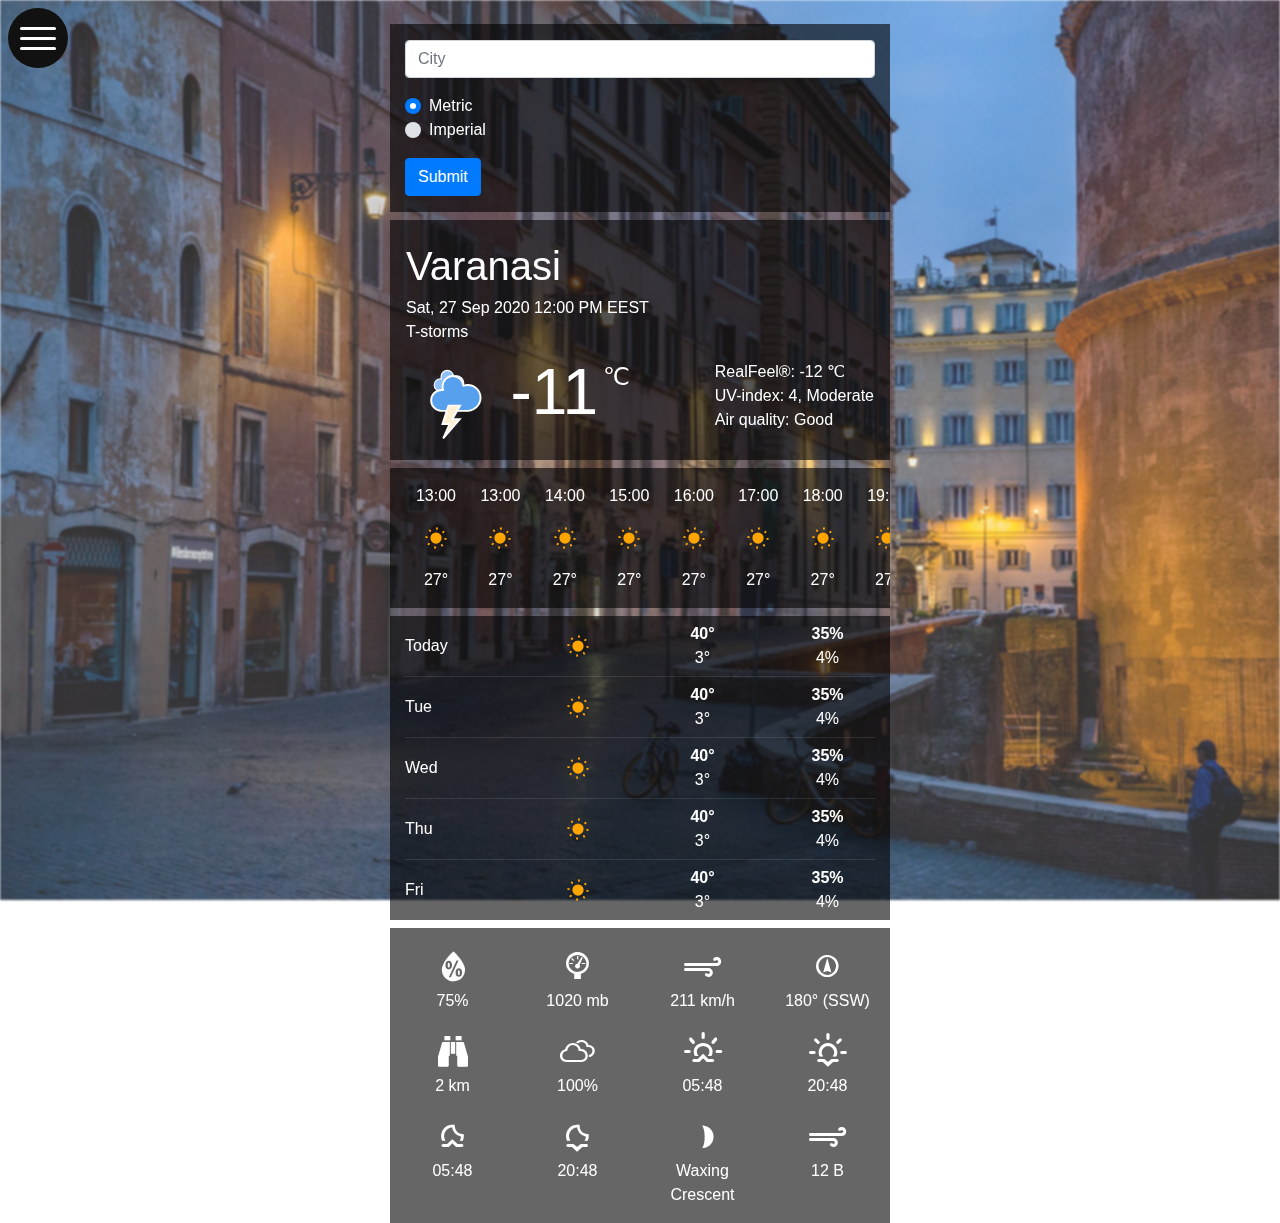
<file: index.html>
<!doctype html>
<html lang="en">
  <head>
    <!-- Required meta tags -->
    <meta charset="utf-8">
    <meta name="viewport" content="width=device-width, initial-scale=1, shrink-to-fit=no">
    <title>Weather app</title>
    <!-- Stylesheets -->
    <link rel="stylesheet" href="https://maxcdn.bootstrapcdn.com/bootstrap/4.0.0/css/bootstrap.min.css" integrity="sha384-Gn5384xqQ1aoWXA+058RXPxPg6fy4IWvTNh0E263XmFcJlSAwiGgFAW/dAiS6JXm" crossorigin="anonymous">
    <link rel="stylesheet" href="css/main.css">
    <link rel="stylesheet" href="https://cdnjs.cloudflare.com/ajax/libs/font-awesome/4.7.0/css/font-awesome.min.css">
    <link rel="stylesheet" href="css/weather-icons.min.css">
    <link rel="stylesheet" href="css/weather-icons-wind.min.css">
  </head>
  <body>
    <!-- side bar menu -->
    <div class="menu-wrap">
      <input type="checkbox" class="toggler">
      <div class="hamburger">
        <div></div>
      </div>
      <div class="menu">
        <div>
          <div>
            <ul>
              <li><a href="#">Home</a></li>
              <!-- <li><a href="#">About</a></li> -->
              <li><a href="http://localhost/agrohelp/">AgroHelp</a></li>
              <li><a href="#">Contact Us</a></li>
            </ul>
          </div>
        </div>
      </div>
    </div>
      <div class="container">
        <div class="content">
          <!-- <h2>Welcome To Argo Weather</h2> -->
         
          <a href="#" class="btn"></a>
        </div>
      </div>

    <!-- BG IMAGE -->
    <img id="background" class="background" img src="street.jpg" alt="Laptop Image"> 

    <!-- FORM -->
    <form class="container py-3">
      <input id="inputCity" class="form-control" type="search" placeholder="City" aria-label="City">
      <div id="btnToggle" class="d-block my-3">
        <div class="custom-control custom-radio">
          <input id="metric" name="unitSystem" type="radio" class="custom-control-input" checked value="metric">
          <label class="custom-control-label" for="metric">Metric</label>
        </div>
        <div class="custom-control custom-radio">
          <input id="imperial" name="unitSystem" type="radio" class="custom-control-input" value="imperial">
          <label class="custom-control-label" for="imperial">Imperial</label>
        </div>
      </div>
      <div class="form-group row mb-0">
        <div class="col-sm-12">
          <button id="submitBtn" class="btn btn-primary" type="submit">Submit</button>
        </div>
      </div>
    </form>
    
    <!-- CURRENT CONDITIONS -->
    <div class="container current p-3 mt-2">
      <div id="location" class="location">Varanasi</div>
      <div id="date" class="date">Sat, 27 Sep 2020 12:00 PM EEST</div>
      <div id="text" class="text">T-storms</div>
      <div class="clearfix">
        <div class="visual">
          <img id="icon" src="icons/conditions/41.svg" width="100" height="100">
          <div id="temp" class="temp d-inline-block align-top">-11</div>
          <div id="tempScale" class="temp-scale d-inline-block align-top">&#8451;</div>
        </div>
        <div class="current-details">
          <div id="realFeel" class="real-feel">-12 ℃</div>
          <div id="uvIndex" class="uv-index">4, Moderate</div>
          <div id="airQuality" class="air-quality">Good</div>
        </div>
      </div>
    </div>

    <!-- HOURLY FORECAST -->
    <div class="hourly-forecast container text-center p-3 mt-2">
      <div class="align-self-center">
        <div id="time-0" class="d-block">13:00</div>
        <img id="hourly-icon-0" src="icons/conditions/1.svg" width="60" height="60">
        <div id="hourly-temp-0" class="d-block">27&deg;</div>
      </div>
      <div class="align-self-center">
        <div id="time-1" class="d-block">13:00</div>
        <img id="hourly-icon-1" src="icons/conditions/1.svg" width="60" height="60">
        <div id="hourly-temp-1" class="d-block">27&deg;</div>
      </div>
      <div class="align-self-center">
        <div id="time-2" class="d-block">14:00</div>
        <img id="hourly-icon-2" src="icons/conditions/1.svg" width="60" height="60">
        <div id="hourly-temp-2" class="d-block">27&deg;</div>
      </div>
      <div class="align-self-center">
        <div id="time-3" class="d-block">15:00</div>
        <img id="hourly-icon-3" src="icons/conditions/1.svg" width="60" height="60">
        <div id="hourly-temp-3" class="d-block">27&deg;</div>
      </div>
      <div class="align-self-center">
        <div id="time-4" class="d-block">16:00</div>
        <img id="hourly-icon-4" src="icons/conditions/1.svg" width="60" height="60">
        <div id="hourly-temp-4" class="d-block">27&deg;</div>
      </div>
      <div class="align-self-center">
        <div id="time-5" class="d-block">17:00</div>
        <img id="hourly-icon-5" src="icons/conditions/1.svg" width="60" height="60">
        <div id="hourly-temp-5" class="d-block">27&deg;</div>
      </div>
      <div class="align-self-center">
        <div id="time-6" class="d-block">18:00</div>
        <img id="hourly-icon-6" src="icons/conditions/1.svg" width="60" height="60">
        <div id="hourly-temp-6" class="d-block">27&deg;</div>
      </div>
      <div class="align-self-center">
        <div id="time-7" class="d-block">19:00</div>
        <img id="hourly-icon-7" src="icons/conditions/1.svg" width="60" height="60">
        <div id="hourly-temp-7" class="d-block">27&deg;</div>
      </div>
      <div class="align-self-center">
        <div id="time-8" class="d-block">20:00</div>
        <img id="hourly-icon-8" src="icons/conditions/1.svg" width="60" height="60">
        <div id="hourly-temp-8" class="d-block">27&deg;</div>
      </div>
      <div class="align-self-center">
        <div id="time-9" class="d-block">21:00</div>
        <img id="hourly-icon-9" src="icons/conditions/1.svg" width="60" height="60">
        <div id="hourly-temp-9" class="d-block">27&deg;</div>
      </div>
      <div class="align-self-center">
        <div id="time-10" class="d-block">22:00</div>
        <img id="hourly-icon-10" src="icons/conditions/1.svg" width="60" height="60">
        <div id="hourly-temp-10" class="d-block">27&deg;</div>
      </div>
      <div class="align-self-center">
        <div id="time-11" class="d-block">23:00</div>
        <img id="hourly-icon-11" src="icons/conditions/1.svg" width="60" height="60">
        <div id="hourly-temp-11" class="d-block">27&deg;</div>
      </div>
    </div>
      
    <!-- MAIN FORECAST -->
    <div class="main-forecast container text-center mt-2">
      <div class="row">
        <div id="day-0" class="col-3 align-self-center text-left">Today</div>
        <div class="col-3 align-self-center">
          <img id="icon-0" src="icons/conditions/1.svg" width="60" height="60">
        </div>
        <div class="col-3 align-self-center">
          <div id="temp-high-0" class="temp-high">40&deg;</div>
          <div id="temp-low-0">3&deg;</div>
        </div>
        <div class="col-3 align-self-center">
          <div id="precip-day-0" class="precip-day">35%</div>
          <div id="precip-night-0">4%</div>
        </div>
      </div>
      <hr>
      <div class="row">
        <div id="day-1" class="col-3 align-self-center text-left">Tue</div>
        <div class="col-3 align-self-center">
          <img id="icon-1" src="icons/conditions/1.svg" width="60" height="60">
        </div>
        <div class="col-3 align-self-center">
          <div id="temp-high-1" class="temp-high">40&deg;</div>
          <div id="temp-low-1">3&deg;</div>
        </div>
        <div class="col-3 align-self-center">
          <div id="precip-day-1" class="precip-day">35%</div>
          <div id="precip-night-1">4%</div>
        </div>
      </div>
      <hr>
      <div class="row">
        <div id="day-2" class="col-3 align-self-center text-left">Wed</div>
        <div class="col-3 align-self-center">
          <img id="icon-2" src="icons/conditions/1.svg" width="60" height="60">
        </div>
        <div class="col-3 align-self-center">
          <div id="temp-high-2" class="temp-high">40&deg;</div>
          <div id="temp-low-2">3&deg;</div>
        </div>
        <div class="col-3 align-self-center">
          <div id="precip-day-2" class="precip-day">35%</div>
          <div id="precip-night-2">4%</div>
        </div>
      </div>
      <hr>
      <div class="row">
        <div id="day-3" class="col-3 align-self-center text-left">Thu</div>
        <div class="col-3 align-self-center">
          <img id="icon-3" src="icons/conditions/1.svg" width="60" height="60">
        </div>
        <div class="col-3 align-self-center">
          <div id="temp-high-3" class="temp-high">40&deg;</div>
          <div id="temp-low-3">3&deg;</div>
        </div>
        <div class="col-3 align-self-center">
          <div id="precip-day-3" class="precip-day">35%</div>
          <div id="precip-night-3">4%</div>
        </div>
      </div>
      <hr>
      <div class="row">
        <div id="day-4" class="col-3 align-self-center text-left">Fri</div>
        <div class="col-3 align-self-center">
          <img id="icon-4" src="icons/conditions/1.svg" width="60" height="60">
        </div>
        <div class="col-3 align-self-center">
          <div id="temp-high-4" class="temp-high">40&deg;</div>
          <div id="temp-low-4">3&deg;</div>
        </div>
        <div class="col-3 align-self-center">
          <div id="precip-day-4" class="precip-day">35%</div>
          <div id="precip-night-4">4%</div>
        </div>
      </div>
    </div>

    <!-- DETAILS -->
    <div class="details container text-center py-3 mt-2">
      <div class="row">
        <div id="humidity" class="col-3 humidity text-center">75%</div>
        <div id="pressure" class="col-3 pressure text-center">1020 mb</div>
        <div id="windSpeed" class="col-3 wind-speed text-center">211 km/h</div>
        <div id="windDirection" class="col-3 wind-direction text-center">180° (SSW)</div>
      </div>
      <div class="row mt-3">
        <div id="visibility" class="col-3 visibility text-center">2 km</div>
        <div id="cloudCover" class="col-3 cloud-cover text-center">100%</div>
        <div id="sunrise" class="col-3 sunrise text-center">05:48</div>
        <div id="sunset" class="col-3 sunset text-center">20:48</div>
      </div>
      <div class="row mt-3">
        <div id="moonrise" class="col-3 moonrise text-center">05:48</div>
        <div id="moonset" class="col-3 moonset text-center">20:48</div>
        <div id="moonPhase" class="col-3 moon-phase text-center"><i class="wi wi-moon-waxing-crescent-5"></i>Waxing Crescent</div>
        <div id="beaufort" class="col-3 beaufort text-center">12 B</div>
      </div>
    </div>
       
    <!-- FOOTER -->
    <!-- <footer class="container py-3">
      <div>
        <a href="https://www.accuweather.com/">
          <i class="fa fa-bolt" aria-hidden="true"></i> 
          by 
          <img src="icons/misc/accuweather-logo.svg" width="90">,
        </a>
        
          <i class="fa fa-heart" aria-hidden="true"></i> 
          by 
          <span style="font-weight:bold;">PictureElement</span>            
        </a>
      </div>
    </footer> -->

    <script src="js/jquery-3.3.1.min.js"></script>
    <script src="js/site.js"></script>
    <script src="https://stackpath.bootstrapcdn.com/bootstrap/4.1.1/js/bootstrap.min.js" integrity="sha384-smHYKdLADwkXOn1EmN1qk/HfnUcbVRZyYmZ4qpPea6sjB/pTJ0euyQp0Mk8ck+5T" crossorigin="anonymous"></script>
  </body>
</html>
</file>
<file: css/main.css>
body {
  font-size: 1rem;
  color: #fff;
}

hr {
  border-top: 1px solid rgba(255,255,255,.1);
  margin: 0;
}

form, .current, .hourly-forecast, .main-forecast, footer, .details {
  background: rgba(0, 0, 0, 0.6);
}

a {
  color: #fff;
}

a:hover {
  color: #fff;
  text-decoration: none;
}

.background {
  position: fixed;
  top: 0px;
  left: 0px;
  z-index:-1;
  width: 100vw;
  height: 100vh;
  object-fit: cover;
  opacity: 0.8;
  filter: blur(1px);
  -webkit-filter: blur(1px);
}

.container {
  max-width: 500px;
}

/*
 * CURRENT CONDITIONS
 */

.location {
  font-size: 2.5rem;
}

.visual {
  margin-right: 1rem;
}

.visual .temp {
  font-size: 4rem;
}

.visual .temp-scale {
  font-size: 1.5rem;
  margin-top: 15px;
}

.visual {
  float: none;
}

.current-details {
  float: none;
}

.real-feel::before {
  content: "RealFeel®: ";
}

.uv-index::before {
  content: "UV-index: ";
}

.air-quality::before {
  content: "Air quality: ";
}

/* 
 * HOURLY FORECAST
 */

.hourly-forecast {
  overflow: auto;
  white-space: nowrap;
}

.hourly-forecast div {
  display: inline-block;
}

/*
 * MAIN FORECAST
 */

.temp-high, .precip-day {
  font-weight: bold;
}

/*
 * DETAILS
 */
 
.humidity::before {
  display: block;
  font-family: weathericons;
  content: "\f07a";
  font-size: 30px;
}

.pressure::before {
  display: block;
  font-family: weathericons;
  content: "\f079";
  font-size: 30px;
}

.wind-speed::before {
  display: block;
  font-family: weathericons;
  content: "\f050";
  font-size: 30px;
}

.wind-direction::before {
  display: block;
  font-family: weathericons;
  content: "\f0b1";
  font-size: 30px;
}

.visibility::before {
  display: block;
  font-family: FontAwesome;
  content: "\f1e5";
  font-size: 30px;
}

.cloud-cover::before {
  display: block;
  font-family: weathericons;
  content: "\f013";
  font-size: 30px;
}

.sunrise::before {
  display: block;
  font-family: weathericons;
  content: "\f051";
  font-size: 30px;
}

.sunset::before {
  display: block;
  font-family: weathericons;
  content: "\f052";
  font-size: 30px;
}

.moonrise::before {
  display: block;
  font-family: weathericons;
  content: "\f0c9";
  font-size: 30px;
}

.moonset::before {
  display: block;
  font-family: weathericons;
  content: "\f0ca";
  font-size: 30px;
}

.moon-phase i {
  display: block;
  height: 45px;
  font-size: 30px;
  display: flex;
  align-items: center;
  justify-content: center;
}

.beaufort::before {
  display: block;
  font-family: weathericons;
  content: "\f050";
  font-size: 30px;
}

/*
 * FOOTER
 */

footer {
  margin-top: 0.5rem;
  text-align: center;
  font-size: 12px;
}

.fa.fa-code {
  position: relative;
  top: 1px;
  font-size: 14px;
  font-weight: bold;
  color: #fff;
}

.fa.fa-heart {
  position: relative;
  top: 1px;
  font-size: 12px;
  font-weight: bold;
  color: #fff;
}

.fa.fa-bolt {
  position: relative;
  top: 1px;
  font-size: 14px;
  font-weight: bold;
  color: #fff;
}

@media (min-width: 440px) {
  .visual {
    float: left;
  }

  .current-details {
    float: right;
    margin-top: 1rem;
  }
}

/* side bar menu

*/
.menu-wrap{
	position: fixed;
	top: 0;
	left: 0;
	z-index: 2;
}

.toggler{
	position: absolute;
	top: 0.5rem;
	left: 0.5rem;
	width: 60px;
	height: 60px;
	z-index: 3;
	opacity: 0;
	cursor: pointer;
}

.hamburger{
	position: absolute;
	top: 0.5rem;
	left: 0.5rem;
	width: 60px;
	height: 60px;
	z-index: 2;
	display: flex;
	align-items: center;
	justify-content: center;
	border-radius: 50%;
	background: #111;
}

.hamburger>div{
	position: absolute;
	width: 60%;
	height: 3px;
	border-radius: 1.5px;
	background-color: #fff;
	transition: .4s;
}

.hamburger>div:before{
	content: '';
	position: absolute;
	width: 100%;
	height: 3px;
	border-radius: 1.5px;
	background-color: #fff;
	top: -10px;
	left: 0;
	transition: .4s;
}

.hamburger>div:after{
	content: '';
	position: absolute;
	width: 100%;
	height: 3px;
	border-radius: 1.5px;
	background-color: #fff;
	top: 10px;
	left: 0;
	transition: .4s;
}

.toggler:checked + .hamburger>div{
	transform: rotate(135deg);
}

.toggler:checked:hover + .hamburger>div{
	transform: rotate(225deg);
}

.toggler:checked + .hamburger>div:before, .toggler:checked + .hamburger>div:after{
	top: 0;
	transform: rotate(90deg);
}

.menu{
	position: fixed;
	top: 0;
	left: 0;
	width: 100%;
	height: 100%;
	visibility: hidden;
	transition: .6s;
}

.menu > div{
    position: absolute;
    top: 50%;
    left: 50%;
    transform: translateX(-150%) translateY(-50%);
    width: 1600px;
    height: 1600px;
    border-radius: 50%;
    background-color: rgba(27, 25, 25, 0.9);
    display: flex;
    justify-content: center;
    align-items: center;
    text-align: center;
    transition: .6s;
}

.menu > div > div{
	max-width: 90vw;
	max-height: 100vh;
	opacity: 0;
	transition: .6s;
}

.menu > div > div > ul > li{
	list-style: none;
}

.menu > div > div > ul > li > a{
	text-decoration: none;
	color: #fff;
	font-weight: 550;
	text-transform: uppercase;
	margin: .5rem;
	transition: .3s;
	font-size: 1.2rem;
	display: inline-block;
}

.menu > div > div > ul > li > a:hover{
	color: #fff44f;
}

.toggler:checked ~ .menu{
	visibility: visible;
}

.toggler:checked ~ .menu > div{
	transform: translateX(-50%) translateY(-50%);
}

.toggler:checked ~ .menu > div > div{
	opacity: 1;
}
</file>
<file: css/weather-icons.min.css>
/*!
 *  Weather Icons 2.0
 *  Updated August 1, 2015
 *  Weather themed icons for Bootstrap
 *  Author - Erik Flowers - erik@helloerik.com
 *  Email: erik@helloerik.com
 *  Twitter: http://twitter.com/Erik_UX
 *  ------------------------------------------------------------------------------
 *  Maintained at http://erikflowers.github.io/weather-icons
 *
 *  License
 *  ------------------------------------------------------------------------------
 *  - Font licensed under SIL OFL 1.1 -
 *    http://scripts.sil.org/OFL
 *  - CSS, SCSS and LESS are licensed under MIT License -
 *    http://opensource.org/licenses/mit-license.html
 *  - Documentation licensed under CC BY 3.0 -
 *    http://creativecommons.org/licenses/by/3.0/
 *  - Inspired by and works great as a companion with Font Awesome
 *    "Font Awesome by Dave Gandy - http://fontawesome.io"
 *//*!
 *  Weather Icons 2.0
 *  Updated August 1, 2015
 *  Weather themed icons for Bootstrap
 *  Author - Erik Flowers - erik@helloerik.com
 *  Email: erik@helloerik.com
 *  Twitter: http://twitter.com/Erik_UX
 *  ------------------------------------------------------------------------------
 *  Maintained at http://erikflowers.github.io/weather-icons
 *
 *  License
 *  ------------------------------------------------------------------------------
 *  - Font licensed under SIL OFL 1.1 -
 *    http://scripts.sil.org/OFL
 *  - CSS, SCSS and LESS are licensed under MIT License -
 *    http://opensource.org/licenses/mit-license.html
 *  - Documentation licensed under CC BY 3.0 -
 *    http://creativecommons.org/licenses/by/3.0/
 *  - Inspired by and works great as a companion with Font Awesome
 *    "Font Awesome by Dave Gandy - http://fontawesome.io"
 */@font-face{font-family:weathericons;src:url(../font/weathericons-regular-webfont.eot);src:url(../font/weathericons-regular-webfont.eot?#iefix) format('embedded-opentype'),url(../font/weathericons-regular-webfont.woff2) format('woff2'),url(../font/weathericons-regular-webfont.woff) format('woff'),url(../font/weathericons-regular-webfont.ttf) format('truetype'),url(../font/weathericons-regular-webfont.svg#weather_iconsregular) format('svg');font-weight:400;font-style:normal}.wi{display:inline-block;font-family:weathericons;font-style:normal;font-weight:400;line-height:1;-webkit-font-smoothing:antialiased;-moz-osx-font-smoothing:grayscale}.wi-fw{text-align:center;width:1.4em}.wi-rotate-90{filter:progid:DXImageTransform.Microsoft.BasicImage(rotation=1);-webkit-transform:rotate(90deg);-ms-transform:rotate(90deg);transform:rotate(90deg)}.wi-rotate-180{filter:progid:DXImageTransform.Microsoft.BasicImage(rotation=2);-webkit-transform:rotate(180deg);-ms-transform:rotate(180deg);transform:rotate(180deg)}.wi-rotate-270{filter:progid:DXImageTransform.Microsoft.BasicImage(rotation=3);-webkit-transform:rotate(270deg);-ms-transform:rotate(270deg);transform:rotate(270deg)}.wi-flip-horizontal{filter:progid:DXImageTransform.Microsoft.BasicImage(rotation=0, mirror=1);-webkit-transform:scale(-1,1);-ms-transform:scale(-1,1);transform:scale(-1,1)}.wi-flip-vertical{filter:progid:DXImageTransform.Microsoft.BasicImage(rotation=2, mirror=1);-webkit-transform:scale(1,-1);-ms-transform:scale(1,-1);transform:scale(1,-1)}.wi-day-sunny:before{content:"\f00d"}.wi-day-cloudy:before{content:"\f002"}.wi-day-cloudy-gusts:before{content:"\f000"}.wi-day-cloudy-windy:before{content:"\f001"}.wi-day-fog:before{content:"\f003"}.wi-day-hail:before{content:"\f004"}.wi-day-haze:before{content:"\f0b6"}.wi-day-lightning:before{content:"\f005"}.wi-day-rain:before{content:"\f008"}.wi-day-rain-mix:before{content:"\f006"}.wi-day-rain-wind:before{content:"\f007"}.wi-day-showers:before{content:"\f009"}.wi-day-sleet:before{content:"\f0b2"}.wi-day-sleet-storm:before{content:"\f068"}.wi-day-snow:before{content:"\f00a"}.wi-day-snow-thunderstorm:before{content:"\f06b"}.wi-day-snow-wind:before{content:"\f065"}.wi-day-sprinkle:before{content:"\f00b"}.wi-day-storm-showers:before{content:"\f00e"}.wi-day-sunny-overcast:before{content:"\f00c"}.wi-day-thunderstorm:before{content:"\f010"}.wi-day-windy:before{content:"\f085"}.wi-solar-eclipse:before{content:"\f06e"}.wi-hot:before{content:"\f072"}.wi-day-cloudy-high:before{content:"\f07d"}.wi-day-light-wind:before{content:"\f0c4"}.wi-night-clear:before{content:"\f02e"}.wi-night-alt-cloudy:before{content:"\f086"}.wi-night-alt-cloudy-gusts:before{content:"\f022"}.wi-night-alt-cloudy-windy:before{content:"\f023"}.wi-night-alt-hail:before{content:"\f024"}.wi-night-alt-lightning:before{content:"\f025"}.wi-night-alt-rain:before{content:"\f028"}.wi-night-alt-rain-mix:before{content:"\f026"}.wi-night-alt-rain-wind:before{content:"\f027"}.wi-night-alt-showers:before{content:"\f029"}.wi-night-alt-sleet:before{content:"\f0b4"}.wi-night-alt-sleet-storm:before{content:"\f06a"}.wi-night-alt-snow:before{content:"\f02a"}.wi-night-alt-snow-thunderstorm:before{content:"\f06d"}.wi-night-alt-snow-wind:before{content:"\f067"}.wi-night-alt-sprinkle:before{content:"\f02b"}.wi-night-alt-storm-showers:before{content:"\f02c"}.wi-night-alt-thunderstorm:before{content:"\f02d"}.wi-night-cloudy:before{content:"\f031"}.wi-night-cloudy-gusts:before{content:"\f02f"}.wi-night-cloudy-windy:before{content:"\f030"}.wi-night-fog:before{content:"\f04a"}.wi-night-hail:before{content:"\f032"}.wi-night-lightning:before{content:"\f033"}.wi-night-partly-cloudy:before{content:"\f083"}.wi-night-rain:before{content:"\f036"}.wi-night-rain-mix:before{content:"\f034"}.wi-night-rain-wind:before{content:"\f035"}.wi-night-showers:before{content:"\f037"}.wi-night-sleet:before{content:"\f0b3"}.wi-night-sleet-storm:before{content:"\f069"}.wi-night-snow:before{content:"\f038"}.wi-night-snow-thunderstorm:before{content:"\f06c"}.wi-night-snow-wind:before{content:"\f066"}.wi-night-sprinkle:before{content:"\f039"}.wi-night-storm-showers:before{content:"\f03a"}.wi-night-thunderstorm:before{content:"\f03b"}.wi-lunar-eclipse:before{content:"\f070"}.wi-stars:before{content:"\f077"}.wi-storm-showers:before{content:"\f01d"}.wi-thunderstorm:before{content:"\f01e"}.wi-night-alt-cloudy-high:before{content:"\f07e"}.wi-night-cloudy-high:before{content:"\f080"}.wi-night-alt-partly-cloudy:before{content:"\f081"}.wi-cloud:before{content:"\f041"}.wi-cloudy:before{content:"\f013"}.wi-cloudy-gusts:before{content:"\f011"}.wi-cloudy-windy:before{content:"\f012"}.wi-fog:before{content:"\f014"}.wi-hail:before{content:"\f015"}.wi-rain:before{content:"\f019"}.wi-rain-mix:before{content:"\f017"}.wi-rain-wind:before{content:"\f018"}.wi-showers:before{content:"\f01a"}.wi-sleet:before{content:"\f0b5"}.wi-snow:before{content:"\f01b"}.wi-sprinkle:before{content:"\f01c"}.wi-storm-showers:before{content:"\f01d"}.wi-thunderstorm:before{content:"\f01e"}.wi-snow-wind:before{content:"\f064"}.wi-snow:before{content:"\f01b"}.wi-smog:before{content:"\f074"}.wi-smoke:before{content:"\f062"}.wi-lightning:before{content:"\f016"}.wi-raindrops:before{content:"\f04e"}.wi-raindrop:before{content:"\f078"}.wi-dust:before{content:"\f063"}.wi-snowflake-cold:before{content:"\f076"}.wi-windy:before{content:"\f021"}.wi-strong-wind:before{content:"\f050"}.wi-sandstorm:before{content:"\f082"}.wi-earthquake:before{content:"\f0c6"}.wi-fire:before{content:"\f0c7"}.wi-flood:before{content:"\f07c"}.wi-meteor:before{content:"\f071"}.wi-tsunami:before{content:"\f0c5"}.wi-volcano:before{content:"\f0c8"}.wi-hurricane:before{content:"\f073"}.wi-tornado:before{content:"\f056"}.wi-small-craft-advisory:before{content:"\f0cc"}.wi-gale-warning:before{content:"\f0cd"}.wi-storm-warning:before{content:"\f0ce"}.wi-hurricane-warning:before{content:"\f0cf"}.wi-wind-direction:before{content:"\f0b1"}.wi-alien:before{content:"\f075"}.wi-celsius:before{content:"\f03c"}.wi-fahrenheit:before{content:"\f045"}.wi-degrees:before{content:"\f042"}.wi-thermometer:before{content:"\f055"}.wi-thermometer-exterior:before{content:"\f053"}.wi-thermometer-internal:before{content:"\f054"}.wi-cloud-down:before{content:"\f03d"}.wi-cloud-up:before{content:"\f040"}.wi-cloud-refresh:before{content:"\f03e"}.wi-horizon:before{content:"\f047"}.wi-horizon-alt:before{content:"\f046"}.wi-sunrise:before{content:"\f051"}.wi-sunset:before{content:"\f052"}.wi-moonrise:before{content:"\f0c9"}.wi-moonset:before{content:"\f0ca"}.wi-refresh:before{content:"\f04c"}.wi-refresh-alt:before{content:"\f04b"}.wi-umbrella:before{content:"\f084"}.wi-barometer:before{content:"\f079"}.wi-humidity:before{content:"\f07a"}.wi-na:before{content:"\f07b"}.wi-train:before{content:"\f0cb"}.wi-moon-new:before{content:"\f095"}.wi-moon-waxing-crescent-1:before{content:"\f096"}.wi-moon-waxing-crescent-2:before{content:"\f097"}.wi-moon-waxing-crescent-3:before{content:"\f098"}.wi-moon-waxing-crescent-4:before{content:"\f099"}.wi-moon-waxing-crescent-5:before{content:"\f09a"}.wi-moon-waxing-crescent-6:before{content:"\f09b"}.wi-moon-first-quarter:before{content:"\f09c"}.wi-moon-waxing-gibbous-1:before{content:"\f09d"}.wi-moon-waxing-gibbous-2:before{content:"\f09e"}.wi-moon-waxing-gibbous-3:before{content:"\f09f"}.wi-moon-waxing-gibbous-4:before{content:"\f0a0"}.wi-moon-waxing-gibbous-5:before{content:"\f0a1"}.wi-moon-waxing-gibbous-6:before{content:"\f0a2"}.wi-moon-full:before{content:"\f0a3"}.wi-moon-waning-gibbous-1:before{content:"\f0a4"}.wi-moon-waning-gibbous-2:before{content:"\f0a5"}.wi-moon-waning-gibbous-3:before{content:"\f0a6"}.wi-moon-waning-gibbous-4:before{content:"\f0a7"}.wi-moon-waning-gibbous-5:before{content:"\f0a8"}.wi-moon-waning-gibbous-6:before{content:"\f0a9"}.wi-moon-third-quarter:before{content:"\f0aa"}.wi-moon-waning-crescent-1:before{content:"\f0ab"}.wi-moon-waning-crescent-2:before{content:"\f0ac"}.wi-moon-waning-crescent-3:before{content:"\f0ad"}.wi-moon-waning-crescent-4:before{content:"\f0ae"}.wi-moon-waning-crescent-5:before{content:"\f0af"}.wi-moon-waning-crescent-6:before{content:"\f0b0"}.wi-moon-alt-new:before{content:"\f0eb"}.wi-moon-alt-waxing-crescent-1:before{content:"\f0d0"}.wi-moon-alt-waxing-crescent-2:before{content:"\f0d1"}.wi-moon-alt-waxing-crescent-3:before{content:"\f0d2"}.wi-moon-alt-waxing-crescent-4:before{content:"\f0d3"}.wi-moon-alt-waxing-crescent-5:before{content:"\f0d4"}.wi-moon-alt-waxing-crescent-6:before{content:"\f0d5"}.wi-moon-alt-first-quarter:before{content:"\f0d6"}.wi-moon-alt-waxing-gibbous-1:before{content:"\f0d7"}.wi-moon-alt-waxing-gibbous-2:before{content:"\f0d8"}.wi-moon-alt-waxing-gibbous-3:before{content:"\f0d9"}.wi-moon-alt-waxing-gibbous-4:before{content:"\f0da"}.wi-moon-alt-waxing-gibbous-5:before{content:"\f0db"}.wi-moon-alt-waxing-gibbous-6:before{content:"\f0dc"}.wi-moon-alt-full:before{content:"\f0dd"}.wi-moon-alt-waning-gibbous-1:before{content:"\f0de"}.wi-moon-alt-waning-gibbous-2:before{content:"\f0df"}.wi-moon-alt-waning-gibbous-3:before{content:"\f0e0"}.wi-moon-alt-waning-gibbous-4:before{content:"\f0e1"}.wi-moon-alt-waning-gibbous-5:before{content:"\f0e2"}.wi-moon-alt-waning-gibbous-6:before{content:"\f0e3"}.wi-moon-alt-third-quarter:before{content:"\f0e4"}.wi-moon-alt-waning-crescent-1:before{content:"\f0e5"}.wi-moon-alt-waning-crescent-2:before{content:"\f0e6"}.wi-moon-alt-waning-crescent-3:before{content:"\f0e7"}.wi-moon-alt-waning-crescent-4:before{content:"\f0e8"}.wi-moon-alt-waning-crescent-5:before{content:"\f0e9"}.wi-moon-alt-waning-crescent-6:before{content:"\f0ea"}.wi-moon-0:before{content:"\f095"}.wi-moon-1:before{content:"\f096"}.wi-moon-2:before{content:"\f097"}.wi-moon-3:before{content:"\f098"}.wi-moon-4:before{content:"\f099"}.wi-moon-5:before{content:"\f09a"}.wi-moon-6:before{content:"\f09b"}.wi-moon-7:before{content:"\f09c"}.wi-moon-8:before{content:"\f09d"}.wi-moon-9:before{content:"\f09e"}.wi-moon-10:before{content:"\f09f"}.wi-moon-11:before{content:"\f0a0"}.wi-moon-12:before{content:"\f0a1"}.wi-moon-13:before{content:"\f0a2"}.wi-moon-14:before{content:"\f0a3"}.wi-moon-15:before{content:"\f0a4"}.wi-moon-16:before{content:"\f0a5"}.wi-moon-17:before{content:"\f0a6"}.wi-moon-18:before{content:"\f0a7"}.wi-moon-19:before{content:"\f0a8"}.wi-moon-20:before{content:"\f0a9"}.wi-moon-21:before{content:"\f0aa"}.wi-moon-22:before{content:"\f0ab"}.wi-moon-23:before{content:"\f0ac"}.wi-moon-24:before{content:"\f0ad"}.wi-moon-25:before{content:"\f0ae"}.wi-moon-26:before{content:"\f0af"}.wi-moon-27:before{content:"\f0b0"}.wi-time-1:before{content:"\f08a"}.wi-time-2:before{content:"\f08b"}.wi-time-3:before{content:"\f08c"}.wi-time-4:before{content:"\f08d"}.wi-time-5:before{content:"\f08e"}.wi-time-6:before{content:"\f08f"}.wi-time-7:before{content:"\f090"}.wi-time-8:before{content:"\f091"}.wi-time-9:before{content:"\f092"}.wi-time-10:before{content:"\f093"}.wi-time-11:before{content:"\f094"}.wi-time-12:before{content:"\f089"}.wi-direction-up:before{content:"\f058"}.wi-direction-up-right:before{content:"\f057"}.wi-direction-right:before{content:"\f04d"}.wi-direction-down-right:before{content:"\f088"}.wi-direction-down:before{content:"\f044"}.wi-direction-down-left:before{content:"\f043"}.wi-direction-left:before{content:"\f048"}.wi-direction-up-left:before{content:"\f087"}.wi-wind-beaufort-0:before{content:"\f0b7"}.wi-wind-beaufort-1:before{content:"\f0b8"}.wi-wind-beaufort-2:before{content:"\f0b9"}.wi-wind-beaufort-3:before{content:"\f0ba"}.wi-wind-beaufort-4:before{content:"\f0bb"}.wi-wind-beaufort-5:before{content:"\f0bc"}.wi-wind-beaufort-6:before{content:"\f0bd"}.wi-wind-beaufort-7:before{content:"\f0be"}.wi-wind-beaufort-8:before{content:"\f0bf"}.wi-wind-beaufort-9:before{content:"\f0c0"}.wi-wind-beaufort-10:before{content:"\f0c1"}.wi-wind-beaufort-11:before{content:"\f0c2"}.wi-wind-beaufort-12:before{content:"\f0c3"}.wi-yahoo-0:before{content:"\f056"}.wi-yahoo-1:before{content:"\f00e"}.wi-yahoo-2:before{content:"\f073"}.wi-yahoo-3:before{content:"\f01e"}.wi-yahoo-4:before{content:"\f01e"}.wi-yahoo-5:before{content:"\f017"}.wi-yahoo-6:before{content:"\f017"}.wi-yahoo-7:before{content:"\f017"}.wi-yahoo-8:before{content:"\f015"}.wi-yahoo-9:before{content:"\f01a"}.wi-yahoo-10:before{content:"\f015"}.wi-yahoo-11:before{content:"\f01a"}.wi-yahoo-12:before{content:"\f01a"}.wi-yahoo-13:before{content:"\f01b"}.wi-yahoo-14:before{content:"\f00a"}.wi-yahoo-15:before{content:"\f064"}.wi-yahoo-16:before{content:"\f01b"}.wi-yahoo-17:before{content:"\f015"}.wi-yahoo-18:before{content:"\f017"}.wi-yahoo-19:before{content:"\f063"}.wi-yahoo-20:before{content:"\f014"}.wi-yahoo-21:before{content:"\f021"}.wi-yahoo-22:before{content:"\f062"}.wi-yahoo-23:before{content:"\f050"}.wi-yahoo-24:before{content:"\f050"}.wi-yahoo-25:before{content:"\f076"}.wi-yahoo-26:before{content:"\f013"}.wi-yahoo-27:before{content:"\f031"}.wi-yahoo-28:before{content:"\f002"}.wi-yahoo-29:before{content:"\f031"}.wi-yahoo-30:before{content:"\f002"}.wi-yahoo-31:before{content:"\f02e"}.wi-yahoo-32:before{content:"\f00d"}.wi-yahoo-33:before{content:"\f083"}.wi-yahoo-34:before{content:"\f00c"}.wi-yahoo-35:before{content:"\f017"}.wi-yahoo-36:before{content:"\f072"}.wi-yahoo-37:before{content:"\f00e"}.wi-yahoo-38:before{content:"\f00e"}.wi-yahoo-39:before{content:"\f00e"}.wi-yahoo-40:before{content:"\f01a"}.wi-yahoo-41:before{content:"\f064"}.wi-yahoo-42:before{content:"\f01b"}.wi-yahoo-43:before{content:"\f064"}.wi-yahoo-44:before{content:"\f00c"}.wi-yahoo-45:before{content:"\f00e"}.wi-yahoo-46:before{content:"\f01b"}.wi-yahoo-47:before{content:"\f00e"}.wi-yahoo-3200:before{content:"\f077"}.wi-forecast-io-clear-day:before{content:"\f00d"}.wi-forecast-io-clear-night:before{content:"\f02e"}.wi-forecast-io-rain:before{content:"\f019"}.wi-forecast-io-snow:before{content:"\f01b"}.wi-forecast-io-sleet:before{content:"\f0b5"}.wi-forecast-io-wind:before{content:"\f050"}.wi-forecast-io-fog:before{content:"\f014"}.wi-forecast-io-cloudy:before{content:"\f013"}.wi-forecast-io-partly-cloudy-day:before{content:"\f002"}.wi-forecast-io-partly-cloudy-night:before{content:"\f031"}.wi-forecast-io-hail:before{content:"\f015"}.wi-forecast-io-thunderstorm:before{content:"\f01e"}.wi-forecast-io-tornado:before{content:"\f056"}.wi-wmo4680-00:before,.wi-wmo4680-0:before{content:"\f055"}.wi-wmo4680-01:before,.wi-wmo4680-1:before{content:"\f013"}.wi-wmo4680-02:before,.wi-wmo4680-2:before{content:"\f055"}.wi-wmo4680-03:before,.wi-wmo4680-3:before{content:"\f013"}.wi-wmo4680-04:before,.wi-wmo4680-4:before{content:"\f014"}.wi-wmo4680-05:before,.wi-wmo4680-5:before{content:"\f014"}.wi-wmo4680-10:before{content:"\f014"}.wi-wmo4680-11:before{content:"\f014"}.wi-wmo4680-12:before{content:"\f016"}.wi-wmo4680-18:before{content:"\f050"}.wi-wmo4680-20:before{content:"\f014"}.wi-wmo4680-21:before{content:"\f017"}.wi-wmo4680-22:before{content:"\f017"}.wi-wmo4680-23:before{content:"\f019"}.wi-wmo4680-24:before{content:"\f01b"}.wi-wmo4680-25:before{content:"\f015"}.wi-wmo4680-26:before{content:"\f01e"}.wi-wmo4680-27:before{content:"\f063"}.wi-wmo4680-28:before{content:"\f063"}.wi-wmo4680-29:before{content:"\f063"}.wi-wmo4680-30:before{content:"\f014"}.wi-wmo4680-31:before{content:"\f014"}.wi-wmo4680-32:before{content:"\f014"}.wi-wmo4680-33:before{content:"\f014"}.wi-wmo4680-34:before{content:"\f014"}.wi-wmo4680-35:before{content:"\f014"}.wi-wmo4680-40:before{content:"\f017"}.wi-wmo4680-41:before{content:"\f01c"}.wi-wmo4680-42:before{content:"\f019"}.wi-wmo4680-43:before{content:"\f01c"}.wi-wmo4680-44:before{content:"\f019"}.wi-wmo4680-45:before{content:"\f015"}.wi-wmo4680-46:before{content:"\f015"}.wi-wmo4680-47:before{content:"\f01b"}.wi-wmo4680-48:before{content:"\f01b"}.wi-wmo4680-50:before{content:"\f01c"}.wi-wmo4680-51:before{content:"\f01c"}.wi-wmo4680-52:before{content:"\f019"}.wi-wmo4680-53:before{content:"\f019"}.wi-wmo4680-54:before{content:"\f076"}.wi-wmo4680-55:before{content:"\f076"}.wi-wmo4680-56:before{content:"\f076"}.wi-wmo4680-57:before{content:"\f01c"}.wi-wmo4680-58:before{content:"\f019"}.wi-wmo4680-60:before{content:"\f01c"}.wi-wmo4680-61:before{content:"\f01c"}.wi-wmo4680-62:before{content:"\f019"}.wi-wmo4680-63:before{content:"\f019"}.wi-wmo4680-64:before{content:"\f015"}.wi-wmo4680-65:before{content:"\f015"}.wi-wmo4680-66:before{content:"\f015"}.wi-wmo4680-67:before{content:"\f017"}.wi-wmo4680-68:before{content:"\f017"}.wi-wmo4680-70:before{content:"\f01b"}.wi-wmo4680-71:before{content:"\f01b"}.wi-wmo4680-72:before{content:"\f01b"}.wi-wmo4680-73:before{content:"\f01b"}.wi-wmo4680-74:before{content:"\f076"}.wi-wmo4680-75:before{content:"\f076"}.wi-wmo4680-76:before{content:"\f076"}.wi-wmo4680-77:before{content:"\f01b"}.wi-wmo4680-78:before{content:"\f076"}.wi-wmo4680-80:before{content:"\f019"}.wi-wmo4680-81:before{content:"\f01c"}.wi-wmo4680-82:before{content:"\f019"}.wi-wmo4680-83:before{content:"\f019"}.wi-wmo4680-84:before{content:"\f01d"}.wi-wmo4680-85:before{content:"\f017"}.wi-wmo4680-86:before{content:"\f017"}.wi-wmo4680-87:before{content:"\f017"}.wi-wmo4680-89:before{content:"\f015"}.wi-wmo4680-90:before{content:"\f016"}.wi-wmo4680-91:before{content:"\f01d"}.wi-wmo4680-92:before{content:"\f01e"}.wi-wmo4680-93:before{content:"\f01e"}.wi-wmo4680-94:before{content:"\f016"}.wi-wmo4680-95:before{content:"\f01e"}.wi-wmo4680-96:before{content:"\f01e"}.wi-wmo4680-99:before{content:"\f056"}.wi-owm-200:before{content:"\f01e"}.wi-owm-201:before{content:"\f01e"}.wi-owm-202:before{content:"\f01e"}.wi-owm-210:before{content:"\f016"}.wi-owm-211:before{content:"\f016"}.wi-owm-212:before{content:"\f016"}.wi-owm-221:before{content:"\f016"}.wi-owm-230:before{content:"\f01e"}.wi-owm-231:before{content:"\f01e"}.wi-owm-232:before{content:"\f01e"}.wi-owm-300:before{content:"\f01c"}.wi-owm-301:before{content:"\f01c"}.wi-owm-302:before{content:"\f019"}.wi-owm-310:before{content:"\f017"}.wi-owm-311:before{content:"\f019"}.wi-owm-312:before{content:"\f019"}.wi-owm-313:before{content:"\f01a"}.wi-owm-314:before{content:"\f019"}.wi-owm-321:before{content:"\f01c"}.wi-owm-500:before{content:"\f01c"}.wi-owm-501:before{content:"\f019"}.wi-owm-502:before{content:"\f019"}.wi-owm-503:before{content:"\f019"}.wi-owm-504:before{content:"\f019"}.wi-owm-511:before{content:"\f017"}.wi-owm-520:before{content:"\f01a"}.wi-owm-521:before{content:"\f01a"}.wi-owm-522:before{content:"\f01a"}.wi-owm-531:before{content:"\f01d"}.wi-owm-600:before{content:"\f01b"}.wi-owm-601:before{content:"\f01b"}.wi-owm-602:before{content:"\f0b5"}.wi-owm-611:before{content:"\f017"}.wi-owm-612:before{content:"\f017"}.wi-owm-615:before{content:"\f017"}.wi-owm-616:before{content:"\f017"}.wi-owm-620:before{content:"\f017"}.wi-owm-621:before{content:"\f01b"}.wi-owm-622:before{content:"\f01b"}.wi-owm-701:before{content:"\f01a"}.wi-owm-711:before{content:"\f062"}.wi-owm-721:before{content:"\f0b6"}.wi-owm-731:before{content:"\f063"}.wi-owm-741:before{content:"\f014"}.wi-owm-761:before{content:"\f063"}.wi-owm-762:before{content:"\f063"}.wi-owm-771:before{content:"\f011"}.wi-owm-781:before{content:"\f056"}.wi-owm-800:before{content:"\f00d"}.wi-owm-801:before{content:"\f011"}.wi-owm-802:before{content:"\f011"}.wi-owm-803:before{content:"\f012"}.wi-owm-804:before{content:"\f013"}.wi-owm-900:before{content:"\f056"}.wi-owm-901:before{content:"\f01d"}.wi-owm-902:before{content:"\f073"}.wi-owm-903:before{content:"\f076"}.wi-owm-904:before{content:"\f072"}.wi-owm-905:before{content:"\f021"}.wi-owm-906:before{content:"\f015"}.wi-owm-957:before{content:"\f050"}.wi-owm-day-200:before{content:"\f010"}.wi-owm-day-201:before{content:"\f010"}.wi-owm-day-202:before{content:"\f010"}.wi-owm-day-210:before{content:"\f005"}.wi-owm-day-211:before{content:"\f005"}.wi-owm-day-212:before{content:"\f005"}.wi-owm-day-221:before{content:"\f005"}.wi-owm-day-230:before{content:"\f010"}.wi-owm-day-231:before{content:"\f010"}.wi-owm-day-232:before{content:"\f010"}.wi-owm-day-300:before{content:"\f00b"}.wi-owm-day-301:before{content:"\f00b"}.wi-owm-day-302:before{content:"\f008"}.wi-owm-day-310:before{content:"\f008"}.wi-owm-day-311:before{content:"\f008"}.wi-owm-day-312:before{content:"\f008"}.wi-owm-day-313:before{content:"\f008"}.wi-owm-day-314:before{content:"\f008"}.wi-owm-day-321:before{content:"\f00b"}.wi-owm-day-500:before{content:"\f00b"}.wi-owm-day-501:before{content:"\f008"}.wi-owm-day-502:before{content:"\f008"}.wi-owm-day-503:before{content:"\f008"}.wi-owm-day-504:before{content:"\f008"}.wi-owm-day-511:before{content:"\f006"}.wi-owm-day-520:before{content:"\f009"}.wi-owm-day-521:before{content:"\f009"}.wi-owm-day-522:before{content:"\f009"}.wi-owm-day-531:before{content:"\f00e"}.wi-owm-day-600:before{content:"\f00a"}.wi-owm-day-601:before{content:"\f0b2"}.wi-owm-day-602:before{content:"\f00a"}.wi-owm-day-611:before{content:"\f006"}.wi-owm-day-612:before{content:"\f006"}.wi-owm-day-615:before{content:"\f006"}.wi-owm-day-616:before{content:"\f006"}.wi-owm-day-620:before{content:"\f006"}.wi-owm-day-621:before{content:"\f00a"}.wi-owm-day-622:before{content:"\f00a"}.wi-owm-day-701:before{content:"\f009"}.wi-owm-day-711:before{content:"\f062"}.wi-owm-day-721:before{content:"\f0b6"}.wi-owm-day-731:before{content:"\f063"}.wi-owm-day-741:before{content:"\f003"}.wi-owm-day-761:before{content:"\f063"}.wi-owm-day-762:before{content:"\f063"}.wi-owm-day-781:before{content:"\f056"}.wi-owm-day-800:before{content:"\f00d"}.wi-owm-day-801:before{content:"\f000"}.wi-owm-day-802:before{content:"\f000"}.wi-owm-day-803:before{content:"\f000"}.wi-owm-day-804:before{content:"\f00c"}.wi-owm-day-900:before{content:"\f056"}.wi-owm-day-902:before{content:"\f073"}.wi-owm-day-903:before{content:"\f076"}.wi-owm-day-904:before{content:"\f072"}.wi-owm-day-906:before{content:"\f004"}.wi-owm-day-957:before{content:"\f050"}.wi-owm-night-200:before{content:"\f02d"}.wi-owm-night-201:before{content:"\f02d"}.wi-owm-night-202:before{content:"\f02d"}.wi-owm-night-210:before{content:"\f025"}.wi-owm-night-211:before{content:"\f025"}.wi-owm-night-212:before{content:"\f025"}.wi-owm-night-221:before{content:"\f025"}.wi-owm-night-230:before{content:"\f02d"}.wi-owm-night-231:before{content:"\f02d"}.wi-owm-night-232:before{content:"\f02d"}.wi-owm-night-300:before{content:"\f02b"}.wi-owm-night-301:before{content:"\f02b"}.wi-owm-night-302:before{content:"\f028"}.wi-owm-night-310:before{content:"\f028"}.wi-owm-night-311:before{content:"\f028"}.wi-owm-night-312:before{content:"\f028"}.wi-owm-night-313:before{content:"\f028"}.wi-owm-night-314:before{content:"\f028"}.wi-owm-night-321:before{content:"\f02b"}.wi-owm-night-500:before{content:"\f02b"}.wi-owm-night-501:before{content:"\f028"}.wi-owm-night-502:before{content:"\f028"}.wi-owm-night-503:before{content:"\f028"}.wi-owm-night-504:before{content:"\f028"}.wi-owm-night-511:before{content:"\f026"}.wi-owm-night-520:before{content:"\f029"}.wi-owm-night-521:before{content:"\f029"}.wi-owm-night-522:before{content:"\f029"}.wi-owm-night-531:before{content:"\f02c"}.wi-owm-night-600:before{content:"\f02a"}.wi-owm-night-601:before{content:"\f0b4"}.wi-owm-night-602:before{content:"\f02a"}.wi-owm-night-611:before{content:"\f026"}.wi-owm-night-612:before{content:"\f026"}.wi-owm-night-615:before{content:"\f026"}.wi-owm-night-616:before{content:"\f026"}.wi-owm-night-620:before{content:"\f026"}.wi-owm-night-621:before{content:"\f02a"}.wi-owm-night-622:before{content:"\f02a"}.wi-owm-night-701:before{content:"\f029"}.wi-owm-night-711:before{content:"\f062"}.wi-owm-night-721:before{content:"\f0b6"}.wi-owm-night-731:before{content:"\f063"}.wi-owm-night-741:before{content:"\f04a"}.wi-owm-night-761:before{content:"\f063"}.wi-owm-night-762:before{content:"\f063"}.wi-owm-night-781:before{content:"\f056"}.wi-owm-night-800:before{content:"\f02e"}.wi-owm-night-801:before{content:"\f022"}.wi-owm-night-802:before{content:"\f022"}.wi-owm-night-803:before{content:"\f022"}.wi-owm-night-804:before{content:"\f086"}.wi-owm-night-900:before{content:"\f056"}.wi-owm-night-902:before{content:"\f073"}.wi-owm-night-903:before{content:"\f076"}.wi-owm-night-904:before{content:"\f072"}.wi-owm-night-906:before{content:"\f024"}.wi-owm-night-957:before{content:"\f050"}.wi-wu-chanceflurries:before{content:"\f064"}.wi-wu-chancerain:before{content:"\f019"}.wi-wu-chancesleat:before{content:"\f0b5"}.wi-wu-chancesnow:before{content:"\f01b"}.wi-wu-chancetstorms:before{content:"\f01e"}.wi-wu-clear:before{content:"\f00d"}.wi-wu-cloudy:before{content:"\f002"}.wi-wu-flurries:before{content:"\f064"}.wi-wu-hazy:before{content:"\f0b6"}.wi-wu-mostlycloudy:before{content:"\f002"}.wi-wu-mostlysunny:before{content:"\f00d"}.wi-wu-partlycloudy:before{content:"\f002"}.wi-wu-partlysunny:before{content:"\f00d"}.wi-wu-rain:before{content:"\f01a"}.wi-wu-sleat:before{content:"\f0b5"}.wi-wu-snow:before{content:"\f01b"}.wi-wu-sunny:before{content:"\f00d"}.wi-wu-tstorms:before{content:"\f01e"}.wi-wu-unknown:before{content:"\f00d"}
</file>
<file: css/weather-icons-wind.min.css>
@font-face{font-family:weathericons;src:url(../font/weathericons-regular-webfont.eot);src:url(../font/weathericons-regular-webfont.eot?#iefix)format('embedded-opentype'),url(../font/weathericons-regular-webfont.woff2)format('woff2'),url(../font/weathericons-regular-webfont.woff)format('woff'),url(../font/weathericons-regular-webfont.ttf)format('truetype'),url(../font/weathericons-regular-webfont.svg#weather_iconsregular)format('svg');font-weight:400;font-style:normal}.wi{display:inline-block;font-family:weathericons;font-style:normal;font-weight:400;line-height:1;-webkit-font-smoothing:antialiased;-moz-osx-font-smoothing:grayscale}.wi-fw{text-align:center;width:1.4em}.wi-rotate-90{filter:progid:DXImageTransform.Microsoft.BasicImage(rotation=1);-webkit-transform:rotate(90deg);-ms-transform:rotate(90deg);transform:rotate(90deg)}.wi-rotate-180{filter:progid:DXImageTransform.Microsoft.BasicImage(rotation=2);-webkit-transform:rotate(180deg);-ms-transform:rotate(180deg);transform:rotate(180deg)}.wi-rotate-270{filter:progid:DXImageTransform.Microsoft.BasicImage(rotation=3);-webkit-transform:rotate(270deg);-ms-transform:rotate(270deg);transform:rotate(270deg)}.wi-flip-horizontal{filter:progid:DXImageTransform.Microsoft.BasicImage(rotation=0, mirror=1);-webkit-transform:scale(-1,1);-ms-transform:scale(-1,1);transform:scale(-1,1)}.wi-flip-vertical{filter:progid:DXImageTransform.Microsoft.BasicImage(rotation=2, mirror=1);-webkit-transform:scale(1,-1);-ms-transform:scale(1,-1);transform:scale(1,-1)}.wi-wind:before{content:"\f0b1"}.wi-wind.towards-0-deg{-webkit-transform:rotate(0);-moz-transform:rotate(0);-ms-transform:rotate(0);-o-transform:rotate(0);transform:rotate(0)}.wi-wind.towards-1-deg{-webkit-transform:rotate(1deg);-moz-transform:rotate(1deg);-ms-transform:rotate(1deg);-o-transform:rotate(1deg);transform:rotate(1deg)}.wi-wind.towards-2-deg{-webkit-transform:rotate(2deg);-moz-transform:rotate(2deg);-ms-transform:rotate(2deg);-o-transform:rotate(2deg);transform:rotate(2deg)}.wi-wind.towards-3-deg{-webkit-transform:rotate(3deg);-moz-transform:rotate(3deg);-ms-transform:rotate(3deg);-o-transform:rotate(3deg);transform:rotate(3deg)}.wi-wind.towards-4-deg{-webkit-transform:rotate(4deg);-moz-transform:rotate(4deg);-ms-transform:rotate(4deg);-o-transform:rotate(4deg);transform:rotate(4deg)}.wi-wind.towards-5-deg{-webkit-transform:rotate(5deg);-moz-transform:rotate(5deg);-ms-transform:rotate(5deg);-o-transform:rotate(5deg);transform:rotate(5deg)}.wi-wind.towards-6-deg{-webkit-transform:rotate(6deg);-moz-transform:rotate(6deg);-ms-transform:rotate(6deg);-o-transform:rotate(6deg);transform:rotate(6deg)}.wi-wind.towards-7-deg{-webkit-transform:rotate(7deg);-moz-transform:rotate(7deg);-ms-transform:rotate(7deg);-o-transform:rotate(7deg);transform:rotate(7deg)}.wi-wind.towards-8-deg{-webkit-transform:rotate(8deg);-moz-transform:rotate(8deg);-ms-transform:rotate(8deg);-o-transform:rotate(8deg);transform:rotate(8deg)}.wi-wind.towards-9-deg{-webkit-transform:rotate(9deg);-moz-transform:rotate(9deg);-ms-transform:rotate(9deg);-o-transform:rotate(9deg);transform:rotate(9deg)}.wi-wind.towards-10-deg{-webkit-transform:rotate(10deg);-moz-transform:rotate(10deg);-ms-transform:rotate(10deg);-o-transform:rotate(10deg);transform:rotate(10deg)}.wi-wind.towards-11-deg{-webkit-transform:rotate(11deg);-moz-transform:rotate(11deg);-ms-transform:rotate(11deg);-o-transform:rotate(11deg);transform:rotate(11deg)}.wi-wind.towards-12-deg{-webkit-transform:rotate(12deg);-moz-transform:rotate(12deg);-ms-transform:rotate(12deg);-o-transform:rotate(12deg);transform:rotate(12deg)}.wi-wind.towards-13-deg{-webkit-transform:rotate(13deg);-moz-transform:rotate(13deg);-ms-transform:rotate(13deg);-o-transform:rotate(13deg);transform:rotate(13deg)}.wi-wind.towards-14-deg{-webkit-transform:rotate(14deg);-moz-transform:rotate(14deg);-ms-transform:rotate(14deg);-o-transform:rotate(14deg);transform:rotate(14deg)}.wi-wind.towards-15-deg{-webkit-transform:rotate(15deg);-moz-transform:rotate(15deg);-ms-transform:rotate(15deg);-o-transform:rotate(15deg);transform:rotate(15deg)}.wi-wind.towards-16-deg{-webkit-transform:rotate(16deg);-moz-transform:rotate(16deg);-ms-transform:rotate(16deg);-o-transform:rotate(16deg);transform:rotate(16deg)}.wi-wind.towards-17-deg{-webkit-transform:rotate(17deg);-moz-transform:rotate(17deg);-ms-transform:rotate(17deg);-o-transform:rotate(17deg);transform:rotate(17deg)}.wi-wind.towards-18-deg{-webkit-transform:rotate(18deg);-moz-transform:rotate(18deg);-ms-transform:rotate(18deg);-o-transform:rotate(18deg);transform:rotate(18deg)}.wi-wind.towards-19-deg{-webkit-transform:rotate(19deg);-moz-transform:rotate(19deg);-ms-transform:rotate(19deg);-o-transform:rotate(19deg);transform:rotate(19deg)}.wi-wind.towards-20-deg{-webkit-transform:rotate(20deg);-moz-transform:rotate(20deg);-ms-transform:rotate(20deg);-o-transform:rotate(20deg);transform:rotate(20deg)}.wi-wind.towards-21-deg{-webkit-transform:rotate(21deg);-moz-transform:rotate(21deg);-ms-transform:rotate(21deg);-o-transform:rotate(21deg);transform:rotate(21deg)}.wi-wind.towards-22-deg{-webkit-transform:rotate(22deg);-moz-transform:rotate(22deg);-ms-transform:rotate(22deg);-o-transform:rotate(22deg);transform:rotate(22deg)}.wi-wind.towards-23-deg{-webkit-transform:rotate(23deg);-moz-transform:rotate(23deg);-ms-transform:rotate(23deg);-o-transform:rotate(23deg);transform:rotate(23deg)}.wi-wind.towards-24-deg{-webkit-transform:rotate(24deg);-moz-transform:rotate(24deg);-ms-transform:rotate(24deg);-o-transform:rotate(24deg);transform:rotate(24deg)}.wi-wind.towards-25-deg{-webkit-transform:rotate(25deg);-moz-transform:rotate(25deg);-ms-transform:rotate(25deg);-o-transform:rotate(25deg);transform:rotate(25deg)}.wi-wind.towards-26-deg{-webkit-transform:rotate(26deg);-moz-transform:rotate(26deg);-ms-transform:rotate(26deg);-o-transform:rotate(26deg);transform:rotate(26deg)}.wi-wind.towards-27-deg{-webkit-transform:rotate(27deg);-moz-transform:rotate(27deg);-ms-transform:rotate(27deg);-o-transform:rotate(27deg);transform:rotate(27deg)}.wi-wind.towards-28-deg{-webkit-transform:rotate(28deg);-moz-transform:rotate(28deg);-ms-transform:rotate(28deg);-o-transform:rotate(28deg);transform:rotate(28deg)}.wi-wind.towards-29-deg{-webkit-transform:rotate(29deg);-moz-transform:rotate(29deg);-ms-transform:rotate(29deg);-o-transform:rotate(29deg);transform:rotate(29deg)}.wi-wind.towards-30-deg{-webkit-transform:rotate(30deg);-moz-transform:rotate(30deg);-ms-transform:rotate(30deg);-o-transform:rotate(30deg);transform:rotate(30deg)}.wi-wind.towards-31-deg{-webkit-transform:rotate(31deg);-moz-transform:rotate(31deg);-ms-transform:rotate(31deg);-o-transform:rotate(31deg);transform:rotate(31deg)}.wi-wind.towards-32-deg{-webkit-transform:rotate(32deg);-moz-transform:rotate(32deg);-ms-transform:rotate(32deg);-o-transform:rotate(32deg);transform:rotate(32deg)}.wi-wind.towards-33-deg{-webkit-transform:rotate(33deg);-moz-transform:rotate(33deg);-ms-transform:rotate(33deg);-o-transform:rotate(33deg);transform:rotate(33deg)}.wi-wind.towards-34-deg{-webkit-transform:rotate(34deg);-moz-transform:rotate(34deg);-ms-transform:rotate(34deg);-o-transform:rotate(34deg);transform:rotate(34deg)}.wi-wind.towards-35-deg{-webkit-transform:rotate(35deg);-moz-transform:rotate(35deg);-ms-transform:rotate(35deg);-o-transform:rotate(35deg);transform:rotate(35deg)}.wi-wind.towards-36-deg{-webkit-transform:rotate(36deg);-moz-transform:rotate(36deg);-ms-transform:rotate(36deg);-o-transform:rotate(36deg);transform:rotate(36deg)}.wi-wind.towards-37-deg{-webkit-transform:rotate(37deg);-moz-transform:rotate(37deg);-ms-transform:rotate(37deg);-o-transform:rotate(37deg);transform:rotate(37deg)}.wi-wind.towards-38-deg{-webkit-transform:rotate(38deg);-moz-transform:rotate(38deg);-ms-transform:rotate(38deg);-o-transform:rotate(38deg);transform:rotate(38deg)}.wi-wind.towards-39-deg{-webkit-transform:rotate(39deg);-moz-transform:rotate(39deg);-ms-transform:rotate(39deg);-o-transform:rotate(39deg);transform:rotate(39deg)}.wi-wind.towards-40-deg{-webkit-transform:rotate(40deg);-moz-transform:rotate(40deg);-ms-transform:rotate(40deg);-o-transform:rotate(40deg);transform:rotate(40deg)}.wi-wind.towards-41-deg{-webkit-transform:rotate(41deg);-moz-transform:rotate(41deg);-ms-transform:rotate(41deg);-o-transform:rotate(41deg);transform:rotate(41deg)}.wi-wind.towards-42-deg{-webkit-transform:rotate(42deg);-moz-transform:rotate(42deg);-ms-transform:rotate(42deg);-o-transform:rotate(42deg);transform:rotate(42deg)}.wi-wind.towards-43-deg{-webkit-transform:rotate(43deg);-moz-transform:rotate(43deg);-ms-transform:rotate(43deg);-o-transform:rotate(43deg);transform:rotate(43deg)}.wi-wind.towards-44-deg{-webkit-transform:rotate(44deg);-moz-transform:rotate(44deg);-ms-transform:rotate(44deg);-o-transform:rotate(44deg);transform:rotate(44deg)}.wi-wind.towards-45-deg{-webkit-transform:rotate(45deg);-moz-transform:rotate(45deg);-ms-transform:rotate(45deg);-o-transform:rotate(45deg);transform:rotate(45deg)}.wi-wind.towards-46-deg{-webkit-transform:rotate(46deg);-moz-transform:rotate(46deg);-ms-transform:rotate(46deg);-o-transform:rotate(46deg);transform:rotate(46deg)}.wi-wind.towards-47-deg{-webkit-transform:rotate(47deg);-moz-transform:rotate(47deg);-ms-transform:rotate(47deg);-o-transform:rotate(47deg);transform:rotate(47deg)}.wi-wind.towards-48-deg{-webkit-transform:rotate(48deg);-moz-transform:rotate(48deg);-ms-transform:rotate(48deg);-o-transform:rotate(48deg);transform:rotate(48deg)}.wi-wind.towards-49-deg{-webkit-transform:rotate(49deg);-moz-transform:rotate(49deg);-ms-transform:rotate(49deg);-o-transform:rotate(49deg);transform:rotate(49deg)}.wi-wind.towards-50-deg{-webkit-transform:rotate(50deg);-moz-transform:rotate(50deg);-ms-transform:rotate(50deg);-o-transform:rotate(50deg);transform:rotate(50deg)}.wi-wind.towards-51-deg{-webkit-transform:rotate(51deg);-moz-transform:rotate(51deg);-ms-transform:rotate(51deg);-o-transform:rotate(51deg);transform:rotate(51deg)}.wi-wind.towards-52-deg{-webkit-transform:rotate(52deg);-moz-transform:rotate(52deg);-ms-transform:rotate(52deg);-o-transform:rotate(52deg);transform:rotate(52deg)}.wi-wind.towards-53-deg{-webkit-transform:rotate(53deg);-moz-transform:rotate(53deg);-ms-transform:rotate(53deg);-o-transform:rotate(53deg);transform:rotate(53deg)}.wi-wind.towards-54-deg{-webkit-transform:rotate(54deg);-moz-transform:rotate(54deg);-ms-transform:rotate(54deg);-o-transform:rotate(54deg);transform:rotate(54deg)}.wi-wind.towards-55-deg{-webkit-transform:rotate(55deg);-moz-transform:rotate(55deg);-ms-transform:rotate(55deg);-o-transform:rotate(55deg);transform:rotate(55deg)}.wi-wind.towards-56-deg{-webkit-transform:rotate(56deg);-moz-transform:rotate(56deg);-ms-transform:rotate(56deg);-o-transform:rotate(56deg);transform:rotate(56deg)}.wi-wind.towards-57-deg{-webkit-transform:rotate(57deg);-moz-transform:rotate(57deg);-ms-transform:rotate(57deg);-o-transform:rotate(57deg);transform:rotate(57deg)}.wi-wind.towards-58-deg{-webkit-transform:rotate(58deg);-moz-transform:rotate(58deg);-ms-transform:rotate(58deg);-o-transform:rotate(58deg);transform:rotate(58deg)}.wi-wind.towards-59-deg{-webkit-transform:rotate(59deg);-moz-transform:rotate(59deg);-ms-transform:rotate(59deg);-o-transform:rotate(59deg);transform:rotate(59deg)}.wi-wind.towards-60-deg{-webkit-transform:rotate(60deg);-moz-transform:rotate(60deg);-ms-transform:rotate(60deg);-o-transform:rotate(60deg);transform:rotate(60deg)}.wi-wind.towards-61-deg{-webkit-transform:rotate(61deg);-moz-transform:rotate(61deg);-ms-transform:rotate(61deg);-o-transform:rotate(61deg);transform:rotate(61deg)}.wi-wind.towards-62-deg{-webkit-transform:rotate(62deg);-moz-transform:rotate(62deg);-ms-transform:rotate(62deg);-o-transform:rotate(62deg);transform:rotate(62deg)}.wi-wind.towards-63-deg{-webkit-transform:rotate(63deg);-moz-transform:rotate(63deg);-ms-transform:rotate(63deg);-o-transform:rotate(63deg);transform:rotate(63deg)}.wi-wind.towards-64-deg{-webkit-transform:rotate(64deg);-moz-transform:rotate(64deg);-ms-transform:rotate(64deg);-o-transform:rotate(64deg);transform:rotate(64deg)}.wi-wind.towards-65-deg{-webkit-transform:rotate(65deg);-moz-transform:rotate(65deg);-ms-transform:rotate(65deg);-o-transform:rotate(65deg);transform:rotate(65deg)}.wi-wind.towards-66-deg{-webkit-transform:rotate(66deg);-moz-transform:rotate(66deg);-ms-transform:rotate(66deg);-o-transform:rotate(66deg);transform:rotate(66deg)}.wi-wind.towards-67-deg{-webkit-transform:rotate(67deg);-moz-transform:rotate(67deg);-ms-transform:rotate(67deg);-o-transform:rotate(67deg);transform:rotate(67deg)}.wi-wind.towards-68-deg{-webkit-transform:rotate(68deg);-moz-transform:rotate(68deg);-ms-transform:rotate(68deg);-o-transform:rotate(68deg);transform:rotate(68deg)}.wi-wind.towards-69-deg{-webkit-transform:rotate(69deg);-moz-transform:rotate(69deg);-ms-transform:rotate(69deg);-o-transform:rotate(69deg);transform:rotate(69deg)}.wi-wind.towards-70-deg{-webkit-transform:rotate(70deg);-moz-transform:rotate(70deg);-ms-transform:rotate(70deg);-o-transform:rotate(70deg);transform:rotate(70deg)}.wi-wind.towards-71-deg{-webkit-transform:rotate(71deg);-moz-transform:rotate(71deg);-ms-transform:rotate(71deg);-o-transform:rotate(71deg);transform:rotate(71deg)}.wi-wind.towards-72-deg{-webkit-transform:rotate(72deg);-moz-transform:rotate(72deg);-ms-transform:rotate(72deg);-o-transform:rotate(72deg);transform:rotate(72deg)}.wi-wind.towards-73-deg{-webkit-transform:rotate(73deg);-moz-transform:rotate(73deg);-ms-transform:rotate(73deg);-o-transform:rotate(73deg);transform:rotate(73deg)}.wi-wind.towards-74-deg{-webkit-transform:rotate(74deg);-moz-transform:rotate(74deg);-ms-transform:rotate(74deg);-o-transform:rotate(74deg);transform:rotate(74deg)}.wi-wind.towards-75-deg{-webkit-transform:rotate(75deg);-moz-transform:rotate(75deg);-ms-transform:rotate(75deg);-o-transform:rotate(75deg);transform:rotate(75deg)}.wi-wind.towards-76-deg{-webkit-transform:rotate(76deg);-moz-transform:rotate(76deg);-ms-transform:rotate(76deg);-o-transform:rotate(76deg);transform:rotate(76deg)}.wi-wind.towards-77-deg{-webkit-transform:rotate(77deg);-moz-transform:rotate(77deg);-ms-transform:rotate(77deg);-o-transform:rotate(77deg);transform:rotate(77deg)}.wi-wind.towards-78-deg{-webkit-transform:rotate(78deg);-moz-transform:rotate(78deg);-ms-transform:rotate(78deg);-o-transform:rotate(78deg);transform:rotate(78deg)}.wi-wind.towards-79-deg{-webkit-transform:rotate(79deg);-moz-transform:rotate(79deg);-ms-transform:rotate(79deg);-o-transform:rotate(79deg);transform:rotate(79deg)}.wi-wind.towards-80-deg{-webkit-transform:rotate(80deg);-moz-transform:rotate(80deg);-ms-transform:rotate(80deg);-o-transform:rotate(80deg);transform:rotate(80deg)}.wi-wind.towards-81-deg{-webkit-transform:rotate(81deg);-moz-transform:rotate(81deg);-ms-transform:rotate(81deg);-o-transform:rotate(81deg);transform:rotate(81deg)}.wi-wind.towards-82-deg{-webkit-transform:rotate(82deg);-moz-transform:rotate(82deg);-ms-transform:rotate(82deg);-o-transform:rotate(82deg);transform:rotate(82deg)}.wi-wind.towards-83-deg{-webkit-transform:rotate(83deg);-moz-transform:rotate(83deg);-ms-transform:rotate(83deg);-o-transform:rotate(83deg);transform:rotate(83deg)}.wi-wind.towards-84-deg{-webkit-transform:rotate(84deg);-moz-transform:rotate(84deg);-ms-transform:rotate(84deg);-o-transform:rotate(84deg);transform:rotate(84deg)}.wi-wind.towards-85-deg{-webkit-transform:rotate(85deg);-moz-transform:rotate(85deg);-ms-transform:rotate(85deg);-o-transform:rotate(85deg);transform:rotate(85deg)}.wi-wind.towards-86-deg{-webkit-transform:rotate(86deg);-moz-transform:rotate(86deg);-ms-transform:rotate(86deg);-o-transform:rotate(86deg);transform:rotate(86deg)}.wi-wind.towards-87-deg{-webkit-transform:rotate(87deg);-moz-transform:rotate(87deg);-ms-transform:rotate(87deg);-o-transform:rotate(87deg);transform:rotate(87deg)}.wi-wind.towards-88-deg{-webkit-transform:rotate(88deg);-moz-transform:rotate(88deg);-ms-transform:rotate(88deg);-o-transform:rotate(88deg);transform:rotate(88deg)}.wi-wind.towards-89-deg{-webkit-transform:rotate(89deg);-moz-transform:rotate(89deg);-ms-transform:rotate(89deg);-o-transform:rotate(89deg);transform:rotate(89deg)}.wi-wind.towards-90-deg{-webkit-transform:rotate(90deg);-moz-transform:rotate(90deg);-ms-transform:rotate(90deg);-o-transform:rotate(90deg);transform:rotate(90deg)}.wi-wind.towards-91-deg{-webkit-transform:rotate(91deg);-moz-transform:rotate(91deg);-ms-transform:rotate(91deg);-o-transform:rotate(91deg);transform:rotate(91deg)}.wi-wind.towards-92-deg{-webkit-transform:rotate(92deg);-moz-transform:rotate(92deg);-ms-transform:rotate(92deg);-o-transform:rotate(92deg);transform:rotate(92deg)}.wi-wind.towards-93-deg{-webkit-transform:rotate(93deg);-moz-transform:rotate(93deg);-ms-transform:rotate(93deg);-o-transform:rotate(93deg);transform:rotate(93deg)}.wi-wind.towards-94-deg{-webkit-transform:rotate(94deg);-moz-transform:rotate(94deg);-ms-transform:rotate(94deg);-o-transform:rotate(94deg);transform:rotate(94deg)}.wi-wind.towards-95-deg{-webkit-transform:rotate(95deg);-moz-transform:rotate(95deg);-ms-transform:rotate(95deg);-o-transform:rotate(95deg);transform:rotate(95deg)}.wi-wind.towards-96-deg{-webkit-transform:rotate(96deg);-moz-transform:rotate(96deg);-ms-transform:rotate(96deg);-o-transform:rotate(96deg);transform:rotate(96deg)}.wi-wind.towards-97-deg{-webkit-transform:rotate(97deg);-moz-transform:rotate(97deg);-ms-transform:rotate(97deg);-o-transform:rotate(97deg);transform:rotate(97deg)}.wi-wind.towards-98-deg{-webkit-transform:rotate(98deg);-moz-transform:rotate(98deg);-ms-transform:rotate(98deg);-o-transform:rotate(98deg);transform:rotate(98deg)}.wi-wind.towards-99-deg{-webkit-transform:rotate(99deg);-moz-transform:rotate(99deg);-ms-transform:rotate(99deg);-o-transform:rotate(99deg);transform:rotate(99deg)}.wi-wind.towards-100-deg{-webkit-transform:rotate(100deg);-moz-transform:rotate(100deg);-ms-transform:rotate(100deg);-o-transform:rotate(100deg);transform:rotate(100deg)}.wi-wind.towards-101-deg{-webkit-transform:rotate(101deg);-moz-transform:rotate(101deg);-ms-transform:rotate(101deg);-o-transform:rotate(101deg);transform:rotate(101deg)}.wi-wind.towards-102-deg{-webkit-transform:rotate(102deg);-moz-transform:rotate(102deg);-ms-transform:rotate(102deg);-o-transform:rotate(102deg);transform:rotate(102deg)}.wi-wind.towards-103-deg{-webkit-transform:rotate(103deg);-moz-transform:rotate(103deg);-ms-transform:rotate(103deg);-o-transform:rotate(103deg);transform:rotate(103deg)}.wi-wind.towards-104-deg{-webkit-transform:rotate(104deg);-moz-transform:rotate(104deg);-ms-transform:rotate(104deg);-o-transform:rotate(104deg);transform:rotate(104deg)}.wi-wind.towards-105-deg{-webkit-transform:rotate(105deg);-moz-transform:rotate(105deg);-ms-transform:rotate(105deg);-o-transform:rotate(105deg);transform:rotate(105deg)}.wi-wind.towards-106-deg{-webkit-transform:rotate(106deg);-moz-transform:rotate(106deg);-ms-transform:rotate(106deg);-o-transform:rotate(106deg);transform:rotate(106deg)}.wi-wind.towards-107-deg{-webkit-transform:rotate(107deg);-moz-transform:rotate(107deg);-ms-transform:rotate(107deg);-o-transform:rotate(107deg);transform:rotate(107deg)}.wi-wind.towards-108-deg{-webkit-transform:rotate(108deg);-moz-transform:rotate(108deg);-ms-transform:rotate(108deg);-o-transform:rotate(108deg);transform:rotate(108deg)}.wi-wind.towards-109-deg{-webkit-transform:rotate(109deg);-moz-transform:rotate(109deg);-ms-transform:rotate(109deg);-o-transform:rotate(109deg);transform:rotate(109deg)}.wi-wind.towards-110-deg{-webkit-transform:rotate(110deg);-moz-transform:rotate(110deg);-ms-transform:rotate(110deg);-o-transform:rotate(110deg);transform:rotate(110deg)}.wi-wind.towards-111-deg{-webkit-transform:rotate(111deg);-moz-transform:rotate(111deg);-ms-transform:rotate(111deg);-o-transform:rotate(111deg);transform:rotate(111deg)}.wi-wind.towards-112-deg{-webkit-transform:rotate(112deg);-moz-transform:rotate(112deg);-ms-transform:rotate(112deg);-o-transform:rotate(112deg);transform:rotate(112deg)}.wi-wind.towards-113-deg{-webkit-transform:rotate(113deg);-moz-transform:rotate(113deg);-ms-transform:rotate(113deg);-o-transform:rotate(113deg);transform:rotate(113deg)}.wi-wind.towards-114-deg{-webkit-transform:rotate(114deg);-moz-transform:rotate(114deg);-ms-transform:rotate(114deg);-o-transform:rotate(114deg);transform:rotate(114deg)}.wi-wind.towards-115-deg{-webkit-transform:rotate(115deg);-moz-transform:rotate(115deg);-ms-transform:rotate(115deg);-o-transform:rotate(115deg);transform:rotate(115deg)}.wi-wind.towards-116-deg{-webkit-transform:rotate(116deg);-moz-transform:rotate(116deg);-ms-transform:rotate(116deg);-o-transform:rotate(116deg);transform:rotate(116deg)}.wi-wind.towards-117-deg{-webkit-transform:rotate(117deg);-moz-transform:rotate(117deg);-ms-transform:rotate(117deg);-o-transform:rotate(117deg);transform:rotate(117deg)}.wi-wind.towards-118-deg{-webkit-transform:rotate(118deg);-moz-transform:rotate(118deg);-ms-transform:rotate(118deg);-o-transform:rotate(118deg);transform:rotate(118deg)}.wi-wind.towards-119-deg{-webkit-transform:rotate(119deg);-moz-transform:rotate(119deg);-ms-transform:rotate(119deg);-o-transform:rotate(119deg);transform:rotate(119deg)}.wi-wind.towards-120-deg{-webkit-transform:rotate(120deg);-moz-transform:rotate(120deg);-ms-transform:rotate(120deg);-o-transform:rotate(120deg);transform:rotate(120deg)}.wi-wind.towards-121-deg{-webkit-transform:rotate(121deg);-moz-transform:rotate(121deg);-ms-transform:rotate(121deg);-o-transform:rotate(121deg);transform:rotate(121deg)}.wi-wind.towards-122-deg{-webkit-transform:rotate(122deg);-moz-transform:rotate(122deg);-ms-transform:rotate(122deg);-o-transform:rotate(122deg);transform:rotate(122deg)}.wi-wind.towards-123-deg{-webkit-transform:rotate(123deg);-moz-transform:rotate(123deg);-ms-transform:rotate(123deg);-o-transform:rotate(123deg);transform:rotate(123deg)}.wi-wind.towards-124-deg{-webkit-transform:rotate(124deg);-moz-transform:rotate(124deg);-ms-transform:rotate(124deg);-o-transform:rotate(124deg);transform:rotate(124deg)}.wi-wind.towards-125-deg{-webkit-transform:rotate(125deg);-moz-transform:rotate(125deg);-ms-transform:rotate(125deg);-o-transform:rotate(125deg);transform:rotate(125deg)}.wi-wind.towards-126-deg{-webkit-transform:rotate(126deg);-moz-transform:rotate(126deg);-ms-transform:rotate(126deg);-o-transform:rotate(126deg);transform:rotate(126deg)}.wi-wind.towards-127-deg{-webkit-transform:rotate(127deg);-moz-transform:rotate(127deg);-ms-transform:rotate(127deg);-o-transform:rotate(127deg);transform:rotate(127deg)}.wi-wind.towards-128-deg{-webkit-transform:rotate(128deg);-moz-transform:rotate(128deg);-ms-transform:rotate(128deg);-o-transform:rotate(128deg);transform:rotate(128deg)}.wi-wind.towards-129-deg{-webkit-transform:rotate(129deg);-moz-transform:rotate(129deg);-ms-transform:rotate(129deg);-o-transform:rotate(129deg);transform:rotate(129deg)}.wi-wind.towards-130-deg{-webkit-transform:rotate(130deg);-moz-transform:rotate(130deg);-ms-transform:rotate(130deg);-o-transform:rotate(130deg);transform:rotate(130deg)}.wi-wind.towards-131-deg{-webkit-transform:rotate(131deg);-moz-transform:rotate(131deg);-ms-transform:rotate(131deg);-o-transform:rotate(131deg);transform:rotate(131deg)}.wi-wind.towards-132-deg{-webkit-transform:rotate(132deg);-moz-transform:rotate(132deg);-ms-transform:rotate(132deg);-o-transform:rotate(132deg);transform:rotate(132deg)}.wi-wind.towards-133-deg{-webkit-transform:rotate(133deg);-moz-transform:rotate(133deg);-ms-transform:rotate(133deg);-o-transform:rotate(133deg);transform:rotate(133deg)}.wi-wind.towards-134-deg{-webkit-transform:rotate(134deg);-moz-transform:rotate(134deg);-ms-transform:rotate(134deg);-o-transform:rotate(134deg);transform:rotate(134deg)}.wi-wind.towards-135-deg{-webkit-transform:rotate(135deg);-moz-transform:rotate(135deg);-ms-transform:rotate(135deg);-o-transform:rotate(135deg);transform:rotate(135deg)}.wi-wind.towards-136-deg{-webkit-transform:rotate(136deg);-moz-transform:rotate(136deg);-ms-transform:rotate(136deg);-o-transform:rotate(136deg);transform:rotate(136deg)}.wi-wind.towards-137-deg{-webkit-transform:rotate(137deg);-moz-transform:rotate(137deg);-ms-transform:rotate(137deg);-o-transform:rotate(137deg);transform:rotate(137deg)}.wi-wind.towards-138-deg{-webkit-transform:rotate(138deg);-moz-transform:rotate(138deg);-ms-transform:rotate(138deg);-o-transform:rotate(138deg);transform:rotate(138deg)}.wi-wind.towards-139-deg{-webkit-transform:rotate(139deg);-moz-transform:rotate(139deg);-ms-transform:rotate(139deg);-o-transform:rotate(139deg);transform:rotate(139deg)}.wi-wind.towards-140-deg{-webkit-transform:rotate(140deg);-moz-transform:rotate(140deg);-ms-transform:rotate(140deg);-o-transform:rotate(140deg);transform:rotate(140deg)}.wi-wind.towards-141-deg{-webkit-transform:rotate(141deg);-moz-transform:rotate(141deg);-ms-transform:rotate(141deg);-o-transform:rotate(141deg);transform:rotate(141deg)}.wi-wind.towards-142-deg{-webkit-transform:rotate(142deg);-moz-transform:rotate(142deg);-ms-transform:rotate(142deg);-o-transform:rotate(142deg);transform:rotate(142deg)}.wi-wind.towards-143-deg{-webkit-transform:rotate(143deg);-moz-transform:rotate(143deg);-ms-transform:rotate(143deg);-o-transform:rotate(143deg);transform:rotate(143deg)}.wi-wind.towards-144-deg{-webkit-transform:rotate(144deg);-moz-transform:rotate(144deg);-ms-transform:rotate(144deg);-o-transform:rotate(144deg);transform:rotate(144deg)}.wi-wind.towards-145-deg{-webkit-transform:rotate(145deg);-moz-transform:rotate(145deg);-ms-transform:rotate(145deg);-o-transform:rotate(145deg);transform:rotate(145deg)}.wi-wind.towards-146-deg{-webkit-transform:rotate(146deg);-moz-transform:rotate(146deg);-ms-transform:rotate(146deg);-o-transform:rotate(146deg);transform:rotate(146deg)}.wi-wind.towards-147-deg{-webkit-transform:rotate(147deg);-moz-transform:rotate(147deg);-ms-transform:rotate(147deg);-o-transform:rotate(147deg);transform:rotate(147deg)}.wi-wind.towards-148-deg{-webkit-transform:rotate(148deg);-moz-transform:rotate(148deg);-ms-transform:rotate(148deg);-o-transform:rotate(148deg);transform:rotate(148deg)}.wi-wind.towards-149-deg{-webkit-transform:rotate(149deg);-moz-transform:rotate(149deg);-ms-transform:rotate(149deg);-o-transform:rotate(149deg);transform:rotate(149deg)}.wi-wind.towards-150-deg{-webkit-transform:rotate(150deg);-moz-transform:rotate(150deg);-ms-transform:rotate(150deg);-o-transform:rotate(150deg);transform:rotate(150deg)}.wi-wind.towards-151-deg{-webkit-transform:rotate(151deg);-moz-transform:rotate(151deg);-ms-transform:rotate(151deg);-o-transform:rotate(151deg);transform:rotate(151deg)}.wi-wind.towards-152-deg{-webkit-transform:rotate(152deg);-moz-transform:rotate(152deg);-ms-transform:rotate(152deg);-o-transform:rotate(152deg);transform:rotate(152deg)}.wi-wind.towards-153-deg{-webkit-transform:rotate(153deg);-moz-transform:rotate(153deg);-ms-transform:rotate(153deg);-o-transform:rotate(153deg);transform:rotate(153deg)}.wi-wind.towards-154-deg{-webkit-transform:rotate(154deg);-moz-transform:rotate(154deg);-ms-transform:rotate(154deg);-o-transform:rotate(154deg);transform:rotate(154deg)}.wi-wind.towards-155-deg{-webkit-transform:rotate(155deg);-moz-transform:rotate(155deg);-ms-transform:rotate(155deg);-o-transform:rotate(155deg);transform:rotate(155deg)}.wi-wind.towards-156-deg{-webkit-transform:rotate(156deg);-moz-transform:rotate(156deg);-ms-transform:rotate(156deg);-o-transform:rotate(156deg);transform:rotate(156deg)}.wi-wind.towards-157-deg{-webkit-transform:rotate(157deg);-moz-transform:rotate(157deg);-ms-transform:rotate(157deg);-o-transform:rotate(157deg);transform:rotate(157deg)}.wi-wind.towards-158-deg{-webkit-transform:rotate(158deg);-moz-transform:rotate(158deg);-ms-transform:rotate(158deg);-o-transform:rotate(158deg);transform:rotate(158deg)}.wi-wind.towards-159-deg{-webkit-transform:rotate(159deg);-moz-transform:rotate(159deg);-ms-transform:rotate(159deg);-o-transform:rotate(159deg);transform:rotate(159deg)}.wi-wind.towards-160-deg{-webkit-transform:rotate(160deg);-moz-transform:rotate(160deg);-ms-transform:rotate(160deg);-o-transform:rotate(160deg);transform:rotate(160deg)}.wi-wind.towards-161-deg{-webkit-transform:rotate(161deg);-moz-transform:rotate(161deg);-ms-transform:rotate(161deg);-o-transform:rotate(161deg);transform:rotate(161deg)}.wi-wind.towards-162-deg{-webkit-transform:rotate(162deg);-moz-transform:rotate(162deg);-ms-transform:rotate(162deg);-o-transform:rotate(162deg);transform:rotate(162deg)}.wi-wind.towards-163-deg{-webkit-transform:rotate(163deg);-moz-transform:rotate(163deg);-ms-transform:rotate(163deg);-o-transform:rotate(163deg);transform:rotate(163deg)}.wi-wind.towards-164-deg{-webkit-transform:rotate(164deg);-moz-transform:rotate(164deg);-ms-transform:rotate(164deg);-o-transform:rotate(164deg);transform:rotate(164deg)}.wi-wind.towards-165-deg{-webkit-transform:rotate(165deg);-moz-transform:rotate(165deg);-ms-transform:rotate(165deg);-o-transform:rotate(165deg);transform:rotate(165deg)}.wi-wind.towards-166-deg{-webkit-transform:rotate(166deg);-moz-transform:rotate(166deg);-ms-transform:rotate(166deg);-o-transform:rotate(166deg);transform:rotate(166deg)}.wi-wind.towards-167-deg{-webkit-transform:rotate(167deg);-moz-transform:rotate(167deg);-ms-transform:rotate(167deg);-o-transform:rotate(167deg);transform:rotate(167deg)}.wi-wind.towards-168-deg{-webkit-transform:rotate(168deg);-moz-transform:rotate(168deg);-ms-transform:rotate(168deg);-o-transform:rotate(168deg);transform:rotate(168deg)}.wi-wind.towards-169-deg{-webkit-transform:rotate(169deg);-moz-transform:rotate(169deg);-ms-transform:rotate(169deg);-o-transform:rotate(169deg);transform:rotate(169deg)}.wi-wind.towards-170-deg{-webkit-transform:rotate(170deg);-moz-transform:rotate(170deg);-ms-transform:rotate(170deg);-o-transform:rotate(170deg);transform:rotate(170deg)}.wi-wind.towards-171-deg{-webkit-transform:rotate(171deg);-moz-transform:rotate(171deg);-ms-transform:rotate(171deg);-o-transform:rotate(171deg);transform:rotate(171deg)}.wi-wind.towards-172-deg{-webkit-transform:rotate(172deg);-moz-transform:rotate(172deg);-ms-transform:rotate(172deg);-o-transform:rotate(172deg);transform:rotate(172deg)}.wi-wind.towards-173-deg{-webkit-transform:rotate(173deg);-moz-transform:rotate(173deg);-ms-transform:rotate(173deg);-o-transform:rotate(173deg);transform:rotate(173deg)}.wi-wind.towards-174-deg{-webkit-transform:rotate(174deg);-moz-transform:rotate(174deg);-ms-transform:rotate(174deg);-o-transform:rotate(174deg);transform:rotate(174deg)}.wi-wind.towards-175-deg{-webkit-transform:rotate(175deg);-moz-transform:rotate(175deg);-ms-transform:rotate(175deg);-o-transform:rotate(175deg);transform:rotate(175deg)}.wi-wind.towards-176-deg{-webkit-transform:rotate(176deg);-moz-transform:rotate(176deg);-ms-transform:rotate(176deg);-o-transform:rotate(176deg);transform:rotate(176deg)}.wi-wind.towards-177-deg{-webkit-transform:rotate(177deg);-moz-transform:rotate(177deg);-ms-transform:rotate(177deg);-o-transform:rotate(177deg);transform:rotate(177deg)}.wi-wind.towards-178-deg{-webkit-transform:rotate(178deg);-moz-transform:rotate(178deg);-ms-transform:rotate(178deg);-o-transform:rotate(178deg);transform:rotate(178deg)}.wi-wind.towards-179-deg{-webkit-transform:rotate(179deg);-moz-transform:rotate(179deg);-ms-transform:rotate(179deg);-o-transform:rotate(179deg);transform:rotate(179deg)}.wi-wind.towards-180-deg{-webkit-transform:rotate(180deg);-moz-transform:rotate(180deg);-ms-transform:rotate(180deg);-o-transform:rotate(180deg);transform:rotate(180deg)}.wi-wind.towards-181-deg{-webkit-transform:rotate(181deg);-moz-transform:rotate(181deg);-ms-transform:rotate(181deg);-o-transform:rotate(181deg);transform:rotate(181deg)}.wi-wind.towards-182-deg{-webkit-transform:rotate(182deg);-moz-transform:rotate(182deg);-ms-transform:rotate(182deg);-o-transform:rotate(182deg);transform:rotate(182deg)}.wi-wind.towards-183-deg{-webkit-transform:rotate(183deg);-moz-transform:rotate(183deg);-ms-transform:rotate(183deg);-o-transform:rotate(183deg);transform:rotate(183deg)}.wi-wind.towards-184-deg{-webkit-transform:rotate(184deg);-moz-transform:rotate(184deg);-ms-transform:rotate(184deg);-o-transform:rotate(184deg);transform:rotate(184deg)}.wi-wind.towards-185-deg{-webkit-transform:rotate(185deg);-moz-transform:rotate(185deg);-ms-transform:rotate(185deg);-o-transform:rotate(185deg);transform:rotate(185deg)}.wi-wind.towards-186-deg{-webkit-transform:rotate(186deg);-moz-transform:rotate(186deg);-ms-transform:rotate(186deg);-o-transform:rotate(186deg);transform:rotate(186deg)}.wi-wind.towards-187-deg{-webkit-transform:rotate(187deg);-moz-transform:rotate(187deg);-ms-transform:rotate(187deg);-o-transform:rotate(187deg);transform:rotate(187deg)}.wi-wind.towards-188-deg{-webkit-transform:rotate(188deg);-moz-transform:rotate(188deg);-ms-transform:rotate(188deg);-o-transform:rotate(188deg);transform:rotate(188deg)}.wi-wind.towards-189-deg{-webkit-transform:rotate(189deg);-moz-transform:rotate(189deg);-ms-transform:rotate(189deg);-o-transform:rotate(189deg);transform:rotate(189deg)}.wi-wind.towards-190-deg{-webkit-transform:rotate(190deg);-moz-transform:rotate(190deg);-ms-transform:rotate(190deg);-o-transform:rotate(190deg);transform:rotate(190deg)}.wi-wind.towards-191-deg{-webkit-transform:rotate(191deg);-moz-transform:rotate(191deg);-ms-transform:rotate(191deg);-o-transform:rotate(191deg);transform:rotate(191deg)}.wi-wind.towards-192-deg{-webkit-transform:rotate(192deg);-moz-transform:rotate(192deg);-ms-transform:rotate(192deg);-o-transform:rotate(192deg);transform:rotate(192deg)}.wi-wind.towards-193-deg{-webkit-transform:rotate(193deg);-moz-transform:rotate(193deg);-ms-transform:rotate(193deg);-o-transform:rotate(193deg);transform:rotate(193deg)}.wi-wind.towards-194-deg{-webkit-transform:rotate(194deg);-moz-transform:rotate(194deg);-ms-transform:rotate(194deg);-o-transform:rotate(194deg);transform:rotate(194deg)}.wi-wind.towards-195-deg{-webkit-transform:rotate(195deg);-moz-transform:rotate(195deg);-ms-transform:rotate(195deg);-o-transform:rotate(195deg);transform:rotate(195deg)}.wi-wind.towards-196-deg{-webkit-transform:rotate(196deg);-moz-transform:rotate(196deg);-ms-transform:rotate(196deg);-o-transform:rotate(196deg);transform:rotate(196deg)}.wi-wind.towards-197-deg{-webkit-transform:rotate(197deg);-moz-transform:rotate(197deg);-ms-transform:rotate(197deg);-o-transform:rotate(197deg);transform:rotate(197deg)}.wi-wind.towards-198-deg{-webkit-transform:rotate(198deg);-moz-transform:rotate(198deg);-ms-transform:rotate(198deg);-o-transform:rotate(198deg);transform:rotate(198deg)}.wi-wind.towards-199-deg{-webkit-transform:rotate(199deg);-moz-transform:rotate(199deg);-ms-transform:rotate(199deg);-o-transform:rotate(199deg);transform:rotate(199deg)}.wi-wind.towards-200-deg{-webkit-transform:rotate(200deg);-moz-transform:rotate(200deg);-ms-transform:rotate(200deg);-o-transform:rotate(200deg);transform:rotate(200deg)}.wi-wind.towards-201-deg{-webkit-transform:rotate(201deg);-moz-transform:rotate(201deg);-ms-transform:rotate(201deg);-o-transform:rotate(201deg);transform:rotate(201deg)}.wi-wind.towards-202-deg{-webkit-transform:rotate(202deg);-moz-transform:rotate(202deg);-ms-transform:rotate(202deg);-o-transform:rotate(202deg);transform:rotate(202deg)}.wi-wind.towards-203-deg{-webkit-transform:rotate(203deg);-moz-transform:rotate(203deg);-ms-transform:rotate(203deg);-o-transform:rotate(203deg);transform:rotate(203deg)}.wi-wind.towards-204-deg{-webkit-transform:rotate(204deg);-moz-transform:rotate(204deg);-ms-transform:rotate(204deg);-o-transform:rotate(204deg);transform:rotate(204deg)}.wi-wind.towards-205-deg{-webkit-transform:rotate(205deg);-moz-transform:rotate(205deg);-ms-transform:rotate(205deg);-o-transform:rotate(205deg);transform:rotate(205deg)}.wi-wind.towards-206-deg{-webkit-transform:rotate(206deg);-moz-transform:rotate(206deg);-ms-transform:rotate(206deg);-o-transform:rotate(206deg);transform:rotate(206deg)}.wi-wind.towards-207-deg{-webkit-transform:rotate(207deg);-moz-transform:rotate(207deg);-ms-transform:rotate(207deg);-o-transform:rotate(207deg);transform:rotate(207deg)}.wi-wind.towards-208-deg{-webkit-transform:rotate(208deg);-moz-transform:rotate(208deg);-ms-transform:rotate(208deg);-o-transform:rotate(208deg);transform:rotate(208deg)}.wi-wind.towards-209-deg{-webkit-transform:rotate(209deg);-moz-transform:rotate(209deg);-ms-transform:rotate(209deg);-o-transform:rotate(209deg);transform:rotate(209deg)}.wi-wind.towards-210-deg{-webkit-transform:rotate(210deg);-moz-transform:rotate(210deg);-ms-transform:rotate(210deg);-o-transform:rotate(210deg);transform:rotate(210deg)}.wi-wind.towards-211-deg{-webkit-transform:rotate(211deg);-moz-transform:rotate(211deg);-ms-transform:rotate(211deg);-o-transform:rotate(211deg);transform:rotate(211deg)}.wi-wind.towards-212-deg{-webkit-transform:rotate(212deg);-moz-transform:rotate(212deg);-ms-transform:rotate(212deg);-o-transform:rotate(212deg);transform:rotate(212deg)}.wi-wind.towards-213-deg{-webkit-transform:rotate(213deg);-moz-transform:rotate(213deg);-ms-transform:rotate(213deg);-o-transform:rotate(213deg);transform:rotate(213deg)}.wi-wind.towards-214-deg{-webkit-transform:rotate(214deg);-moz-transform:rotate(214deg);-ms-transform:rotate(214deg);-o-transform:rotate(214deg);transform:rotate(214deg)}.wi-wind.towards-215-deg{-webkit-transform:rotate(215deg);-moz-transform:rotate(215deg);-ms-transform:rotate(215deg);-o-transform:rotate(215deg);transform:rotate(215deg)}.wi-wind.towards-216-deg{-webkit-transform:rotate(216deg);-moz-transform:rotate(216deg);-ms-transform:rotate(216deg);-o-transform:rotate(216deg);transform:rotate(216deg)}.wi-wind.towards-217-deg{-webkit-transform:rotate(217deg);-moz-transform:rotate(217deg);-ms-transform:rotate(217deg);-o-transform:rotate(217deg);transform:rotate(217deg)}.wi-wind.towards-218-deg{-webkit-transform:rotate(218deg);-moz-transform:rotate(218deg);-ms-transform:rotate(218deg);-o-transform:rotate(218deg);transform:rotate(218deg)}.wi-wind.towards-219-deg{-webkit-transform:rotate(219deg);-moz-transform:rotate(219deg);-ms-transform:rotate(219deg);-o-transform:rotate(219deg);transform:rotate(219deg)}.wi-wind.towards-220-deg{-webkit-transform:rotate(220deg);-moz-transform:rotate(220deg);-ms-transform:rotate(220deg);-o-transform:rotate(220deg);transform:rotate(220deg)}.wi-wind.towards-221-deg{-webkit-transform:rotate(221deg);-moz-transform:rotate(221deg);-ms-transform:rotate(221deg);-o-transform:rotate(221deg);transform:rotate(221deg)}.wi-wind.towards-222-deg{-webkit-transform:rotate(222deg);-moz-transform:rotate(222deg);-ms-transform:rotate(222deg);-o-transform:rotate(222deg);transform:rotate(222deg)}.wi-wind.towards-223-deg{-webkit-transform:rotate(223deg);-moz-transform:rotate(223deg);-ms-transform:rotate(223deg);-o-transform:rotate(223deg);transform:rotate(223deg)}.wi-wind.towards-224-deg{-webkit-transform:rotate(224deg);-moz-transform:rotate(224deg);-ms-transform:rotate(224deg);-o-transform:rotate(224deg);transform:rotate(224deg)}.wi-wind.towards-225-deg{-webkit-transform:rotate(225deg);-moz-transform:rotate(225deg);-ms-transform:rotate(225deg);-o-transform:rotate(225deg);transform:rotate(225deg)}.wi-wind.towards-226-deg{-webkit-transform:rotate(226deg);-moz-transform:rotate(226deg);-ms-transform:rotate(226deg);-o-transform:rotate(226deg);transform:rotate(226deg)}.wi-wind.towards-227-deg{-webkit-transform:rotate(227deg);-moz-transform:rotate(227deg);-ms-transform:rotate(227deg);-o-transform:rotate(227deg);transform:rotate(227deg)}.wi-wind.towards-228-deg{-webkit-transform:rotate(228deg);-moz-transform:rotate(228deg);-ms-transform:rotate(228deg);-o-transform:rotate(228deg);transform:rotate(228deg)}.wi-wind.towards-229-deg{-webkit-transform:rotate(229deg);-moz-transform:rotate(229deg);-ms-transform:rotate(229deg);-o-transform:rotate(229deg);transform:rotate(229deg)}.wi-wind.towards-230-deg{-webkit-transform:rotate(230deg);-moz-transform:rotate(230deg);-ms-transform:rotate(230deg);-o-transform:rotate(230deg);transform:rotate(230deg)}.wi-wind.towards-231-deg{-webkit-transform:rotate(231deg);-moz-transform:rotate(231deg);-ms-transform:rotate(231deg);-o-transform:rotate(231deg);transform:rotate(231deg)}.wi-wind.towards-232-deg{-webkit-transform:rotate(232deg);-moz-transform:rotate(232deg);-ms-transform:rotate(232deg);-o-transform:rotate(232deg);transform:rotate(232deg)}.wi-wind.towards-233-deg{-webkit-transform:rotate(233deg);-moz-transform:rotate(233deg);-ms-transform:rotate(233deg);-o-transform:rotate(233deg);transform:rotate(233deg)}.wi-wind.towards-234-deg{-webkit-transform:rotate(234deg);-moz-transform:rotate(234deg);-ms-transform:rotate(234deg);-o-transform:rotate(234deg);transform:rotate(234deg)}.wi-wind.towards-235-deg{-webkit-transform:rotate(235deg);-moz-transform:rotate(235deg);-ms-transform:rotate(235deg);-o-transform:rotate(235deg);transform:rotate(235deg)}.wi-wind.towards-236-deg{-webkit-transform:rotate(236deg);-moz-transform:rotate(236deg);-ms-transform:rotate(236deg);-o-transform:rotate(236deg);transform:rotate(236deg)}.wi-wind.towards-237-deg{-webkit-transform:rotate(237deg);-moz-transform:rotate(237deg);-ms-transform:rotate(237deg);-o-transform:rotate(237deg);transform:rotate(237deg)}.wi-wind.towards-238-deg{-webkit-transform:rotate(238deg);-moz-transform:rotate(238deg);-ms-transform:rotate(238deg);-o-transform:rotate(238deg);transform:rotate(238deg)}.wi-wind.towards-239-deg{-webkit-transform:rotate(239deg);-moz-transform:rotate(239deg);-ms-transform:rotate(239deg);-o-transform:rotate(239deg);transform:rotate(239deg)}.wi-wind.towards-240-deg{-webkit-transform:rotate(240deg);-moz-transform:rotate(240deg);-ms-transform:rotate(240deg);-o-transform:rotate(240deg);transform:rotate(240deg)}.wi-wind.towards-241-deg{-webkit-transform:rotate(241deg);-moz-transform:rotate(241deg);-ms-transform:rotate(241deg);-o-transform:rotate(241deg);transform:rotate(241deg)}.wi-wind.towards-242-deg{-webkit-transform:rotate(242deg);-moz-transform:rotate(242deg);-ms-transform:rotate(242deg);-o-transform:rotate(242deg);transform:rotate(242deg)}.wi-wind.towards-243-deg{-webkit-transform:rotate(243deg);-moz-transform:rotate(243deg);-ms-transform:rotate(243deg);-o-transform:rotate(243deg);transform:rotate(243deg)}.wi-wind.towards-244-deg{-webkit-transform:rotate(244deg);-moz-transform:rotate(244deg);-ms-transform:rotate(244deg);-o-transform:rotate(244deg);transform:rotate(244deg)}.wi-wind.towards-245-deg{-webkit-transform:rotate(245deg);-moz-transform:rotate(245deg);-ms-transform:rotate(245deg);-o-transform:rotate(245deg);transform:rotate(245deg)}.wi-wind.towards-246-deg{-webkit-transform:rotate(246deg);-moz-transform:rotate(246deg);-ms-transform:rotate(246deg);-o-transform:rotate(246deg);transform:rotate(246deg)}.wi-wind.towards-247-deg{-webkit-transform:rotate(247deg);-moz-transform:rotate(247deg);-ms-transform:rotate(247deg);-o-transform:rotate(247deg);transform:rotate(247deg)}.wi-wind.towards-248-deg{-webkit-transform:rotate(248deg);-moz-transform:rotate(248deg);-ms-transform:rotate(248deg);-o-transform:rotate(248deg);transform:rotate(248deg)}.wi-wind.towards-249-deg{-webkit-transform:rotate(249deg);-moz-transform:rotate(249deg);-ms-transform:rotate(249deg);-o-transform:rotate(249deg);transform:rotate(249deg)}.wi-wind.towards-250-deg{-webkit-transform:rotate(250deg);-moz-transform:rotate(250deg);-ms-transform:rotate(250deg);-o-transform:rotate(250deg);transform:rotate(250deg)}.wi-wind.towards-251-deg{-webkit-transform:rotate(251deg);-moz-transform:rotate(251deg);-ms-transform:rotate(251deg);-o-transform:rotate(251deg);transform:rotate(251deg)}.wi-wind.towards-252-deg{-webkit-transform:rotate(252deg);-moz-transform:rotate(252deg);-ms-transform:rotate(252deg);-o-transform:rotate(252deg);transform:rotate(252deg)}.wi-wind.towards-253-deg{-webkit-transform:rotate(253deg);-moz-transform:rotate(253deg);-ms-transform:rotate(253deg);-o-transform:rotate(253deg);transform:rotate(253deg)}.wi-wind.towards-254-deg{-webkit-transform:rotate(254deg);-moz-transform:rotate(254deg);-ms-transform:rotate(254deg);-o-transform:rotate(254deg);transform:rotate(254deg)}.wi-wind.towards-255-deg{-webkit-transform:rotate(255deg);-moz-transform:rotate(255deg);-ms-transform:rotate(255deg);-o-transform:rotate(255deg);transform:rotate(255deg)}.wi-wind.towards-256-deg{-webkit-transform:rotate(256deg);-moz-transform:rotate(256deg);-ms-transform:rotate(256deg);-o-transform:rotate(256deg);transform:rotate(256deg)}.wi-wind.towards-257-deg{-webkit-transform:rotate(257deg);-moz-transform:rotate(257deg);-ms-transform:rotate(257deg);-o-transform:rotate(257deg);transform:rotate(257deg)}.wi-wind.towards-258-deg{-webkit-transform:rotate(258deg);-moz-transform:rotate(258deg);-ms-transform:rotate(258deg);-o-transform:rotate(258deg);transform:rotate(258deg)}.wi-wind.towards-259-deg{-webkit-transform:rotate(259deg);-moz-transform:rotate(259deg);-ms-transform:rotate(259deg);-o-transform:rotate(259deg);transform:rotate(259deg)}.wi-wind.towards-260-deg{-webkit-transform:rotate(260deg);-moz-transform:rotate(260deg);-ms-transform:rotate(260deg);-o-transform:rotate(260deg);transform:rotate(260deg)}.wi-wind.towards-261-deg{-webkit-transform:rotate(261deg);-moz-transform:rotate(261deg);-ms-transform:rotate(261deg);-o-transform:rotate(261deg);transform:rotate(261deg)}.wi-wind.towards-262-deg{-webkit-transform:rotate(262deg);-moz-transform:rotate(262deg);-ms-transform:rotate(262deg);-o-transform:rotate(262deg);transform:rotate(262deg)}.wi-wind.towards-263-deg{-webkit-transform:rotate(263deg);-moz-transform:rotate(263deg);-ms-transform:rotate(263deg);-o-transform:rotate(263deg);transform:rotate(263deg)}.wi-wind.towards-264-deg{-webkit-transform:rotate(264deg);-moz-transform:rotate(264deg);-ms-transform:rotate(264deg);-o-transform:rotate(264deg);transform:rotate(264deg)}.wi-wind.towards-265-deg{-webkit-transform:rotate(265deg);-moz-transform:rotate(265deg);-ms-transform:rotate(265deg);-o-transform:rotate(265deg);transform:rotate(265deg)}.wi-wind.towards-266-deg{-webkit-transform:rotate(266deg);-moz-transform:rotate(266deg);-ms-transform:rotate(266deg);-o-transform:rotate(266deg);transform:rotate(266deg)}.wi-wind.towards-267-deg{-webkit-transform:rotate(267deg);-moz-transform:rotate(267deg);-ms-transform:rotate(267deg);-o-transform:rotate(267deg);transform:rotate(267deg)}.wi-wind.towards-268-deg{-webkit-transform:rotate(268deg);-moz-transform:rotate(268deg);-ms-transform:rotate(268deg);-o-transform:rotate(268deg);transform:rotate(268deg)}.wi-wind.towards-269-deg{-webkit-transform:rotate(269deg);-moz-transform:rotate(269deg);-ms-transform:rotate(269deg);-o-transform:rotate(269deg);transform:rotate(269deg)}.wi-wind.towards-270-deg{-webkit-transform:rotate(270deg);-moz-transform:rotate(270deg);-ms-transform:rotate(270deg);-o-transform:rotate(270deg);transform:rotate(270deg)}.wi-wind.towards-271-deg{-webkit-transform:rotate(271deg);-moz-transform:rotate(271deg);-ms-transform:rotate(271deg);-o-transform:rotate(271deg);transform:rotate(271deg)}.wi-wind.towards-272-deg{-webkit-transform:rotate(272deg);-moz-transform:rotate(272deg);-ms-transform:rotate(272deg);-o-transform:rotate(272deg);transform:rotate(272deg)}.wi-wind.towards-273-deg{-webkit-transform:rotate(273deg);-moz-transform:rotate(273deg);-ms-transform:rotate(273deg);-o-transform:rotate(273deg);transform:rotate(273deg)}.wi-wind.towards-274-deg{-webkit-transform:rotate(274deg);-moz-transform:rotate(274deg);-ms-transform:rotate(274deg);-o-transform:rotate(274deg);transform:rotate(274deg)}.wi-wind.towards-275-deg{-webkit-transform:rotate(275deg);-moz-transform:rotate(275deg);-ms-transform:rotate(275deg);-o-transform:rotate(275deg);transform:rotate(275deg)}.wi-wind.towards-276-deg{-webkit-transform:rotate(276deg);-moz-transform:rotate(276deg);-ms-transform:rotate(276deg);-o-transform:rotate(276deg);transform:rotate(276deg)}.wi-wind.towards-277-deg{-webkit-transform:rotate(277deg);-moz-transform:rotate(277deg);-ms-transform:rotate(277deg);-o-transform:rotate(277deg);transform:rotate(277deg)}.wi-wind.towards-278-deg{-webkit-transform:rotate(278deg);-moz-transform:rotate(278deg);-ms-transform:rotate(278deg);-o-transform:rotate(278deg);transform:rotate(278deg)}.wi-wind.towards-279-deg{-webkit-transform:rotate(279deg);-moz-transform:rotate(279deg);-ms-transform:rotate(279deg);-o-transform:rotate(279deg);transform:rotate(279deg)}.wi-wind.towards-280-deg{-webkit-transform:rotate(280deg);-moz-transform:rotate(280deg);-ms-transform:rotate(280deg);-o-transform:rotate(280deg);transform:rotate(280deg)}.wi-wind.towards-281-deg{-webkit-transform:rotate(281deg);-moz-transform:rotate(281deg);-ms-transform:rotate(281deg);-o-transform:rotate(281deg);transform:rotate(281deg)}.wi-wind.towards-282-deg{-webkit-transform:rotate(282deg);-moz-transform:rotate(282deg);-ms-transform:rotate(282deg);-o-transform:rotate(282deg);transform:rotate(282deg)}.wi-wind.towards-283-deg{-webkit-transform:rotate(283deg);-moz-transform:rotate(283deg);-ms-transform:rotate(283deg);-o-transform:rotate(283deg);transform:rotate(283deg)}.wi-wind.towards-284-deg{-webkit-transform:rotate(284deg);-moz-transform:rotate(284deg);-ms-transform:rotate(284deg);-o-transform:rotate(284deg);transform:rotate(284deg)}.wi-wind.towards-285-deg{-webkit-transform:rotate(285deg);-moz-transform:rotate(285deg);-ms-transform:rotate(285deg);-o-transform:rotate(285deg);transform:rotate(285deg)}.wi-wind.towards-286-deg{-webkit-transform:rotate(286deg);-moz-transform:rotate(286deg);-ms-transform:rotate(286deg);-o-transform:rotate(286deg);transform:rotate(286deg)}.wi-wind.towards-287-deg{-webkit-transform:rotate(287deg);-moz-transform:rotate(287deg);-ms-transform:rotate(287deg);-o-transform:rotate(287deg);transform:rotate(287deg)}.wi-wind.towards-288-deg{-webkit-transform:rotate(288deg);-moz-transform:rotate(288deg);-ms-transform:rotate(288deg);-o-transform:rotate(288deg);transform:rotate(288deg)}.wi-wind.towards-289-deg{-webkit-transform:rotate(289deg);-moz-transform:rotate(289deg);-ms-transform:rotate(289deg);-o-transform:rotate(289deg);transform:rotate(289deg)}.wi-wind.towards-290-deg{-webkit-transform:rotate(290deg);-moz-transform:rotate(290deg);-ms-transform:rotate(290deg);-o-transform:rotate(290deg);transform:rotate(290deg)}.wi-wind.towards-291-deg{-webkit-transform:rotate(291deg);-moz-transform:rotate(291deg);-ms-transform:rotate(291deg);-o-transform:rotate(291deg);transform:rotate(291deg)}.wi-wind.towards-292-deg{-webkit-transform:rotate(292deg);-moz-transform:rotate(292deg);-ms-transform:rotate(292deg);-o-transform:rotate(292deg);transform:rotate(292deg)}.wi-wind.towards-293-deg{-webkit-transform:rotate(293deg);-moz-transform:rotate(293deg);-ms-transform:rotate(293deg);-o-transform:rotate(293deg);transform:rotate(293deg)}.wi-wind.towards-294-deg{-webkit-transform:rotate(294deg);-moz-transform:rotate(294deg);-ms-transform:rotate(294deg);-o-transform:rotate(294deg);transform:rotate(294deg)}.wi-wind.towards-295-deg{-webkit-transform:rotate(295deg);-moz-transform:rotate(295deg);-ms-transform:rotate(295deg);-o-transform:rotate(295deg);transform:rotate(295deg)}.wi-wind.towards-296-deg{-webkit-transform:rotate(296deg);-moz-transform:rotate(296deg);-ms-transform:rotate(296deg);-o-transform:rotate(296deg);transform:rotate(296deg)}.wi-wind.towards-297-deg{-webkit-transform:rotate(297deg);-moz-transform:rotate(297deg);-ms-transform:rotate(297deg);-o-transform:rotate(297deg);transform:rotate(297deg)}.wi-wind.towards-298-deg{-webkit-transform:rotate(298deg);-moz-transform:rotate(298deg);-ms-transform:rotate(298deg);-o-transform:rotate(298deg);transform:rotate(298deg)}.wi-wind.towards-299-deg{-webkit-transform:rotate(299deg);-moz-transform:rotate(299deg);-ms-transform:rotate(299deg);-o-transform:rotate(299deg);transform:rotate(299deg)}.wi-wind.towards-300-deg{-webkit-transform:rotate(300deg);-moz-transform:rotate(300deg);-ms-transform:rotate(300deg);-o-transform:rotate(300deg);transform:rotate(300deg)}.wi-wind.towards-301-deg{-webkit-transform:rotate(301deg);-moz-transform:rotate(301deg);-ms-transform:rotate(301deg);-o-transform:rotate(301deg);transform:rotate(301deg)}.wi-wind.towards-302-deg{-webkit-transform:rotate(302deg);-moz-transform:rotate(302deg);-ms-transform:rotate(302deg);-o-transform:rotate(302deg);transform:rotate(302deg)}.wi-wind.towards-303-deg{-webkit-transform:rotate(303deg);-moz-transform:rotate(303deg);-ms-transform:rotate(303deg);-o-transform:rotate(303deg);transform:rotate(303deg)}.wi-wind.towards-304-deg{-webkit-transform:rotate(304deg);-moz-transform:rotate(304deg);-ms-transform:rotate(304deg);-o-transform:rotate(304deg);transform:rotate(304deg)}.wi-wind.towards-305-deg{-webkit-transform:rotate(305deg);-moz-transform:rotate(305deg);-ms-transform:rotate(305deg);-o-transform:rotate(305deg);transform:rotate(305deg)}.wi-wind.towards-306-deg{-webkit-transform:rotate(306deg);-moz-transform:rotate(306deg);-ms-transform:rotate(306deg);-o-transform:rotate(306deg);transform:rotate(306deg)}.wi-wind.towards-307-deg{-webkit-transform:rotate(307deg);-moz-transform:rotate(307deg);-ms-transform:rotate(307deg);-o-transform:rotate(307deg);transform:rotate(307deg)}.wi-wind.towards-308-deg{-webkit-transform:rotate(308deg);-moz-transform:rotate(308deg);-ms-transform:rotate(308deg);-o-transform:rotate(308deg);transform:rotate(308deg)}.wi-wind.towards-309-deg{-webkit-transform:rotate(309deg);-moz-transform:rotate(309deg);-ms-transform:rotate(309deg);-o-transform:rotate(309deg);transform:rotate(309deg)}.wi-wind.towards-310-deg{-webkit-transform:rotate(310deg);-moz-transform:rotate(310deg);-ms-transform:rotate(310deg);-o-transform:rotate(310deg);transform:rotate(310deg)}.wi-wind.towards-311-deg{-webkit-transform:rotate(311deg);-moz-transform:rotate(311deg);-ms-transform:rotate(311deg);-o-transform:rotate(311deg);transform:rotate(311deg)}.wi-wind.towards-312-deg{-webkit-transform:rotate(312deg);-moz-transform:rotate(312deg);-ms-transform:rotate(312deg);-o-transform:rotate(312deg);transform:rotate(312deg)}.wi-wind.towards-313-deg{-webkit-transform:rotate(313deg);-moz-transform:rotate(313deg);-ms-transform:rotate(313deg);-o-transform:rotate(313deg);transform:rotate(313deg)}.wi-wind.towards-314-deg{-webkit-transform:rotate(314deg);-moz-transform:rotate(314deg);-ms-transform:rotate(314deg);-o-transform:rotate(314deg);transform:rotate(314deg)}.wi-wind.towards-315-deg{-webkit-transform:rotate(315deg);-moz-transform:rotate(315deg);-ms-transform:rotate(315deg);-o-transform:rotate(315deg);transform:rotate(315deg)}.wi-wind.towards-316-deg{-webkit-transform:rotate(316deg);-moz-transform:rotate(316deg);-ms-transform:rotate(316deg);-o-transform:rotate(316deg);transform:rotate(316deg)}.wi-wind.towards-317-deg{-webkit-transform:rotate(317deg);-moz-transform:rotate(317deg);-ms-transform:rotate(317deg);-o-transform:rotate(317deg);transform:rotate(317deg)}.wi-wind.towards-318-deg{-webkit-transform:rotate(318deg);-moz-transform:rotate(318deg);-ms-transform:rotate(318deg);-o-transform:rotate(318deg);transform:rotate(318deg)}.wi-wind.towards-319-deg{-webkit-transform:rotate(319deg);-moz-transform:rotate(319deg);-ms-transform:rotate(319deg);-o-transform:rotate(319deg);transform:rotate(319deg)}.wi-wind.towards-320-deg{-webkit-transform:rotate(320deg);-moz-transform:rotate(320deg);-ms-transform:rotate(320deg);-o-transform:rotate(320deg);transform:rotate(320deg)}.wi-wind.towards-321-deg{-webkit-transform:rotate(321deg);-moz-transform:rotate(321deg);-ms-transform:rotate(321deg);-o-transform:rotate(321deg);transform:rotate(321deg)}.wi-wind.towards-322-deg{-webkit-transform:rotate(322deg);-moz-transform:rotate(322deg);-ms-transform:rotate(322deg);-o-transform:rotate(322deg);transform:rotate(322deg)}.wi-wind.towards-323-deg{-webkit-transform:rotate(323deg);-moz-transform:rotate(323deg);-ms-transform:rotate(323deg);-o-transform:rotate(323deg);transform:rotate(323deg)}.wi-wind.towards-324-deg{-webkit-transform:rotate(324deg);-moz-transform:rotate(324deg);-ms-transform:rotate(324deg);-o-transform:rotate(324deg);transform:rotate(324deg)}.wi-wind.towards-325-deg{-webkit-transform:rotate(325deg);-moz-transform:rotate(325deg);-ms-transform:rotate(325deg);-o-transform:rotate(325deg);transform:rotate(325deg)}.wi-wind.towards-326-deg{-webkit-transform:rotate(326deg);-moz-transform:rotate(326deg);-ms-transform:rotate(326deg);-o-transform:rotate(326deg);transform:rotate(326deg)}.wi-wind.towards-327-deg{-webkit-transform:rotate(327deg);-moz-transform:rotate(327deg);-ms-transform:rotate(327deg);-o-transform:rotate(327deg);transform:rotate(327deg)}.wi-wind.towards-328-deg{-webkit-transform:rotate(328deg);-moz-transform:rotate(328deg);-ms-transform:rotate(328deg);-o-transform:rotate(328deg);transform:rotate(328deg)}.wi-wind.towards-329-deg{-webkit-transform:rotate(329deg);-moz-transform:rotate(329deg);-ms-transform:rotate(329deg);-o-transform:rotate(329deg);transform:rotate(329deg)}.wi-wind.towards-330-deg{-webkit-transform:rotate(330deg);-moz-transform:rotate(330deg);-ms-transform:rotate(330deg);-o-transform:rotate(330deg);transform:rotate(330deg)}.wi-wind.towards-331-deg{-webkit-transform:rotate(331deg);-moz-transform:rotate(331deg);-ms-transform:rotate(331deg);-o-transform:rotate(331deg);transform:rotate(331deg)}.wi-wind.towards-332-deg{-webkit-transform:rotate(332deg);-moz-transform:rotate(332deg);-ms-transform:rotate(332deg);-o-transform:rotate(332deg);transform:rotate(332deg)}.wi-wind.towards-333-deg{-webkit-transform:rotate(333deg);-moz-transform:rotate(333deg);-ms-transform:rotate(333deg);-o-transform:rotate(333deg);transform:rotate(333deg)}.wi-wind.towards-334-deg{-webkit-transform:rotate(334deg);-moz-transform:rotate(334deg);-ms-transform:rotate(334deg);-o-transform:rotate(334deg);transform:rotate(334deg)}.wi-wind.towards-335-deg{-webkit-transform:rotate(335deg);-moz-transform:rotate(335deg);-ms-transform:rotate(335deg);-o-transform:rotate(335deg);transform:rotate(335deg)}.wi-wind.towards-336-deg{-webkit-transform:rotate(336deg);-moz-transform:rotate(336deg);-ms-transform:rotate(336deg);-o-transform:rotate(336deg);transform:rotate(336deg)}.wi-wind.towards-337-deg{-webkit-transform:rotate(337deg);-moz-transform:rotate(337deg);-ms-transform:rotate(337deg);-o-transform:rotate(337deg);transform:rotate(337deg)}.wi-wind.towards-338-deg{-webkit-transform:rotate(338deg);-moz-transform:rotate(338deg);-ms-transform:rotate(338deg);-o-transform:rotate(338deg);transform:rotate(338deg)}.wi-wind.towards-339-deg{-webkit-transform:rotate(339deg);-moz-transform:rotate(339deg);-ms-transform:rotate(339deg);-o-transform:rotate(339deg);transform:rotate(339deg)}.wi-wind.towards-340-deg{-webkit-transform:rotate(340deg);-moz-transform:rotate(340deg);-ms-transform:rotate(340deg);-o-transform:rotate(340deg);transform:rotate(340deg)}.wi-wind.towards-341-deg{-webkit-transform:rotate(341deg);-moz-transform:rotate(341deg);-ms-transform:rotate(341deg);-o-transform:rotate(341deg);transform:rotate(341deg)}.wi-wind.towards-342-deg{-webkit-transform:rotate(342deg);-moz-transform:rotate(342deg);-ms-transform:rotate(342deg);-o-transform:rotate(342deg);transform:rotate(342deg)}.wi-wind.towards-343-deg{-webkit-transform:rotate(343deg);-moz-transform:rotate(343deg);-ms-transform:rotate(343deg);-o-transform:rotate(343deg);transform:rotate(343deg)}.wi-wind.towards-344-deg{-webkit-transform:rotate(344deg);-moz-transform:rotate(344deg);-ms-transform:rotate(344deg);-o-transform:rotate(344deg);transform:rotate(344deg)}.wi-wind.towards-345-deg{-webkit-transform:rotate(345deg);-moz-transform:rotate(345deg);-ms-transform:rotate(345deg);-o-transform:rotate(345deg);transform:rotate(345deg)}.wi-wind.towards-346-deg{-webkit-transform:rotate(346deg);-moz-transform:rotate(346deg);-ms-transform:rotate(346deg);-o-transform:rotate(346deg);transform:rotate(346deg)}.wi-wind.towards-347-deg{-webkit-transform:rotate(347deg);-moz-transform:rotate(347deg);-ms-transform:rotate(347deg);-o-transform:rotate(347deg);transform:rotate(347deg)}.wi-wind.towards-348-deg{-webkit-transform:rotate(348deg);-moz-transform:rotate(348deg);-ms-transform:rotate(348deg);-o-transform:rotate(348deg);transform:rotate(348deg)}.wi-wind.towards-349-deg{-webkit-transform:rotate(349deg);-moz-transform:rotate(349deg);-ms-transform:rotate(349deg);-o-transform:rotate(349deg);transform:rotate(349deg)}.wi-wind.towards-350-deg{-webkit-transform:rotate(350deg);-moz-transform:rotate(350deg);-ms-transform:rotate(350deg);-o-transform:rotate(350deg);transform:rotate(350deg)}.wi-wind.towards-351-deg{-webkit-transform:rotate(351deg);-moz-transform:rotate(351deg);-ms-transform:rotate(351deg);-o-transform:rotate(351deg);transform:rotate(351deg)}.wi-wind.towards-352-deg{-webkit-transform:rotate(352deg);-moz-transform:rotate(352deg);-ms-transform:rotate(352deg);-o-transform:rotate(352deg);transform:rotate(352deg)}.wi-wind.towards-353-deg{-webkit-transform:rotate(353deg);-moz-transform:rotate(353deg);-ms-transform:rotate(353deg);-o-transform:rotate(353deg);transform:rotate(353deg)}.wi-wind.towards-354-deg{-webkit-transform:rotate(354deg);-moz-transform:rotate(354deg);-ms-transform:rotate(354deg);-o-transform:rotate(354deg);transform:rotate(354deg)}.wi-wind.towards-355-deg{-webkit-transform:rotate(355deg);-moz-transform:rotate(355deg);-ms-transform:rotate(355deg);-o-transform:rotate(355deg);transform:rotate(355deg)}.wi-wind.towards-356-deg{-webkit-transform:rotate(356deg);-moz-transform:rotate(356deg);-ms-transform:rotate(356deg);-o-transform:rotate(356deg);transform:rotate(356deg)}.wi-wind.towards-357-deg{-webkit-transform:rotate(357deg);-moz-transform:rotate(357deg);-ms-transform:rotate(357deg);-o-transform:rotate(357deg);transform:rotate(357deg)}.wi-wind.towards-358-deg{-webkit-transform:rotate(358deg);-moz-transform:rotate(358deg);-ms-transform:rotate(358deg);-o-transform:rotate(358deg);transform:rotate(358deg)}.wi-wind.towards-359-deg{-webkit-transform:rotate(359deg);-moz-transform:rotate(359deg);-ms-transform:rotate(359deg);-o-transform:rotate(359deg);transform:rotate(359deg)}.wi-wind.towards-360-deg{-webkit-transform:rotate(0);-moz-transform:rotate(0);-ms-transform:rotate(0);-o-transform:rotate(0);transform:rotate(0)}.wi-wind.from-0-deg{-webkit-transform:rotate(180deg);-moz-transform:rotate(180deg);-ms-transform:rotate(180deg);-o-transform:rotate(180deg);transform:rotate(180deg)}.wi-wind.from-1-deg{-webkit-transform:rotate(181deg);-moz-transform:rotate(181deg);-ms-transform:rotate(181deg);-o-transform:rotate(181deg);transform:rotate(181deg)}.wi-wind.from-2-deg{-webkit-transform:rotate(182deg);-moz-transform:rotate(182deg);-ms-transform:rotate(182deg);-o-transform:rotate(182deg);transform:rotate(182deg)}.wi-wind.from-3-deg{-webkit-transform:rotate(183deg);-moz-transform:rotate(183deg);-ms-transform:rotate(183deg);-o-transform:rotate(183deg);transform:rotate(183deg)}.wi-wind.from-4-deg{-webkit-transform:rotate(184deg);-moz-transform:rotate(184deg);-ms-transform:rotate(184deg);-o-transform:rotate(184deg);transform:rotate(184deg)}.wi-wind.from-5-deg{-webkit-transform:rotate(185deg);-moz-transform:rotate(185deg);-ms-transform:rotate(185deg);-o-transform:rotate(185deg);transform:rotate(185deg)}.wi-wind.from-6-deg{-webkit-transform:rotate(186deg);-moz-transform:rotate(186deg);-ms-transform:rotate(186deg);-o-transform:rotate(186deg);transform:rotate(186deg)}.wi-wind.from-7-deg{-webkit-transform:rotate(187deg);-moz-transform:rotate(187deg);-ms-transform:rotate(187deg);-o-transform:rotate(187deg);transform:rotate(187deg)}.wi-wind.from-8-deg{-webkit-transform:rotate(188deg);-moz-transform:rotate(188deg);-ms-transform:rotate(188deg);-o-transform:rotate(188deg);transform:rotate(188deg)}.wi-wind.from-9-deg{-webkit-transform:rotate(189deg);-moz-transform:rotate(189deg);-ms-transform:rotate(189deg);-o-transform:rotate(189deg);transform:rotate(189deg)}.wi-wind.from-10-deg{-webkit-transform:rotate(190deg);-moz-transform:rotate(190deg);-ms-transform:rotate(190deg);-o-transform:rotate(190deg);transform:rotate(190deg)}.wi-wind.from-11-deg{-webkit-transform:rotate(191deg);-moz-transform:rotate(191deg);-ms-transform:rotate(191deg);-o-transform:rotate(191deg);transform:rotate(191deg)}.wi-wind.from-12-deg{-webkit-transform:rotate(192deg);-moz-transform:rotate(192deg);-ms-transform:rotate(192deg);-o-transform:rotate(192deg);transform:rotate(192deg)}.wi-wind.from-13-deg{-webkit-transform:rotate(193deg);-moz-transform:rotate(193deg);-ms-transform:rotate(193deg);-o-transform:rotate(193deg);transform:rotate(193deg)}.wi-wind.from-14-deg{-webkit-transform:rotate(194deg);-moz-transform:rotate(194deg);-ms-transform:rotate(194deg);-o-transform:rotate(194deg);transform:rotate(194deg)}.wi-wind.from-15-deg{-webkit-transform:rotate(195deg);-moz-transform:rotate(195deg);-ms-transform:rotate(195deg);-o-transform:rotate(195deg);transform:rotate(195deg)}.wi-wind.from-16-deg{-webkit-transform:rotate(196deg);-moz-transform:rotate(196deg);-ms-transform:rotate(196deg);-o-transform:rotate(196deg);transform:rotate(196deg)}.wi-wind.from-17-deg{-webkit-transform:rotate(197deg);-moz-transform:rotate(197deg);-ms-transform:rotate(197deg);-o-transform:rotate(197deg);transform:rotate(197deg)}.wi-wind.from-18-deg{-webkit-transform:rotate(198deg);-moz-transform:rotate(198deg);-ms-transform:rotate(198deg);-o-transform:rotate(198deg);transform:rotate(198deg)}.wi-wind.from-19-deg{-webkit-transform:rotate(199deg);-moz-transform:rotate(199deg);-ms-transform:rotate(199deg);-o-transform:rotate(199deg);transform:rotate(199deg)}.wi-wind.from-20-deg{-webkit-transform:rotate(200deg);-moz-transform:rotate(200deg);-ms-transform:rotate(200deg);-o-transform:rotate(200deg);transform:rotate(200deg)}.wi-wind.from-21-deg{-webkit-transform:rotate(201deg);-moz-transform:rotate(201deg);-ms-transform:rotate(201deg);-o-transform:rotate(201deg);transform:rotate(201deg)}.wi-wind.from-22-deg{-webkit-transform:rotate(202deg);-moz-transform:rotate(202deg);-ms-transform:rotate(202deg);-o-transform:rotate(202deg);transform:rotate(202deg)}.wi-wind.from-23-deg{-webkit-transform:rotate(203deg);-moz-transform:rotate(203deg);-ms-transform:rotate(203deg);-o-transform:rotate(203deg);transform:rotate(203deg)}.wi-wind.from-24-deg{-webkit-transform:rotate(204deg);-moz-transform:rotate(204deg);-ms-transform:rotate(204deg);-o-transform:rotate(204deg);transform:rotate(204deg)}.wi-wind.from-25-deg{-webkit-transform:rotate(205deg);-moz-transform:rotate(205deg);-ms-transform:rotate(205deg);-o-transform:rotate(205deg);transform:rotate(205deg)}.wi-wind.from-26-deg{-webkit-transform:rotate(206deg);-moz-transform:rotate(206deg);-ms-transform:rotate(206deg);-o-transform:rotate(206deg);transform:rotate(206deg)}.wi-wind.from-27-deg{-webkit-transform:rotate(207deg);-moz-transform:rotate(207deg);-ms-transform:rotate(207deg);-o-transform:rotate(207deg);transform:rotate(207deg)}.wi-wind.from-28-deg{-webkit-transform:rotate(208deg);-moz-transform:rotate(208deg);-ms-transform:rotate(208deg);-o-transform:rotate(208deg);transform:rotate(208deg)}.wi-wind.from-29-deg{-webkit-transform:rotate(209deg);-moz-transform:rotate(209deg);-ms-transform:rotate(209deg);-o-transform:rotate(209deg);transform:rotate(209deg)}.wi-wind.from-30-deg{-webkit-transform:rotate(210deg);-moz-transform:rotate(210deg);-ms-transform:rotate(210deg);-o-transform:rotate(210deg);transform:rotate(210deg)}.wi-wind.from-31-deg{-webkit-transform:rotate(211deg);-moz-transform:rotate(211deg);-ms-transform:rotate(211deg);-o-transform:rotate(211deg);transform:rotate(211deg)}.wi-wind.from-32-deg{-webkit-transform:rotate(212deg);-moz-transform:rotate(212deg);-ms-transform:rotate(212deg);-o-transform:rotate(212deg);transform:rotate(212deg)}.wi-wind.from-33-deg{-webkit-transform:rotate(213deg);-moz-transform:rotate(213deg);-ms-transform:rotate(213deg);-o-transform:rotate(213deg);transform:rotate(213deg)}.wi-wind.from-34-deg{-webkit-transform:rotate(214deg);-moz-transform:rotate(214deg);-ms-transform:rotate(214deg);-o-transform:rotate(214deg);transform:rotate(214deg)}.wi-wind.from-35-deg{-webkit-transform:rotate(215deg);-moz-transform:rotate(215deg);-ms-transform:rotate(215deg);-o-transform:rotate(215deg);transform:rotate(215deg)}.wi-wind.from-36-deg{-webkit-transform:rotate(216deg);-moz-transform:rotate(216deg);-ms-transform:rotate(216deg);-o-transform:rotate(216deg);transform:rotate(216deg)}.wi-wind.from-37-deg{-webkit-transform:rotate(217deg);-moz-transform:rotate(217deg);-ms-transform:rotate(217deg);-o-transform:rotate(217deg);transform:rotate(217deg)}.wi-wind.from-38-deg{-webkit-transform:rotate(218deg);-moz-transform:rotate(218deg);-ms-transform:rotate(218deg);-o-transform:rotate(218deg);transform:rotate(218deg)}.wi-wind.from-39-deg{-webkit-transform:rotate(219deg);-moz-transform:rotate(219deg);-ms-transform:rotate(219deg);-o-transform:rotate(219deg);transform:rotate(219deg)}.wi-wind.from-40-deg{-webkit-transform:rotate(220deg);-moz-transform:rotate(220deg);-ms-transform:rotate(220deg);-o-transform:rotate(220deg);transform:rotate(220deg)}.wi-wind.from-41-deg{-webkit-transform:rotate(221deg);-moz-transform:rotate(221deg);-ms-transform:rotate(221deg);-o-transform:rotate(221deg);transform:rotate(221deg)}.wi-wind.from-42-deg{-webkit-transform:rotate(222deg);-moz-transform:rotate(222deg);-ms-transform:rotate(222deg);-o-transform:rotate(222deg);transform:rotate(222deg)}.wi-wind.from-43-deg{-webkit-transform:rotate(223deg);-moz-transform:rotate(223deg);-ms-transform:rotate(223deg);-o-transform:rotate(223deg);transform:rotate(223deg)}.wi-wind.from-44-deg{-webkit-transform:rotate(224deg);-moz-transform:rotate(224deg);-ms-transform:rotate(224deg);-o-transform:rotate(224deg);transform:rotate(224deg)}.wi-wind.from-45-deg{-webkit-transform:rotate(225deg);-moz-transform:rotate(225deg);-ms-transform:rotate(225deg);-o-transform:rotate(225deg);transform:rotate(225deg)}.wi-wind.from-46-deg{-webkit-transform:rotate(226deg);-moz-transform:rotate(226deg);-ms-transform:rotate(226deg);-o-transform:rotate(226deg);transform:rotate(226deg)}.wi-wind.from-47-deg{-webkit-transform:rotate(227deg);-moz-transform:rotate(227deg);-ms-transform:rotate(227deg);-o-transform:rotate(227deg);transform:rotate(227deg)}.wi-wind.from-48-deg{-webkit-transform:rotate(228deg);-moz-transform:rotate(228deg);-ms-transform:rotate(228deg);-o-transform:rotate(228deg);transform:rotate(228deg)}.wi-wind.from-49-deg{-webkit-transform:rotate(229deg);-moz-transform:rotate(229deg);-ms-transform:rotate(229deg);-o-transform:rotate(229deg);transform:rotate(229deg)}.wi-wind.from-50-deg{-webkit-transform:rotate(230deg);-moz-transform:rotate(230deg);-ms-transform:rotate(230deg);-o-transform:rotate(230deg);transform:rotate(230deg)}.wi-wind.from-51-deg{-webkit-transform:rotate(231deg);-moz-transform:rotate(231deg);-ms-transform:rotate(231deg);-o-transform:rotate(231deg);transform:rotate(231deg)}.wi-wind.from-52-deg{-webkit-transform:rotate(232deg);-moz-transform:rotate(232deg);-ms-transform:rotate(232deg);-o-transform:rotate(232deg);transform:rotate(232deg)}.wi-wind.from-53-deg{-webkit-transform:rotate(233deg);-moz-transform:rotate(233deg);-ms-transform:rotate(233deg);-o-transform:rotate(233deg);transform:rotate(233deg)}.wi-wind.from-54-deg{-webkit-transform:rotate(234deg);-moz-transform:rotate(234deg);-ms-transform:rotate(234deg);-o-transform:rotate(234deg);transform:rotate(234deg)}.wi-wind.from-55-deg{-webkit-transform:rotate(235deg);-moz-transform:rotate(235deg);-ms-transform:rotate(235deg);-o-transform:rotate(235deg);transform:rotate(235deg)}.wi-wind.from-56-deg{-webkit-transform:rotate(236deg);-moz-transform:rotate(236deg);-ms-transform:rotate(236deg);-o-transform:rotate(236deg);transform:rotate(236deg)}.wi-wind.from-57-deg{-webkit-transform:rotate(237deg);-moz-transform:rotate(237deg);-ms-transform:rotate(237deg);-o-transform:rotate(237deg);transform:rotate(237deg)}.wi-wind.from-58-deg{-webkit-transform:rotate(238deg);-moz-transform:rotate(238deg);-ms-transform:rotate(238deg);-o-transform:rotate(238deg);transform:rotate(238deg)}.wi-wind.from-59-deg{-webkit-transform:rotate(239deg);-moz-transform:rotate(239deg);-ms-transform:rotate(239deg);-o-transform:rotate(239deg);transform:rotate(239deg)}.wi-wind.from-60-deg{-webkit-transform:rotate(240deg);-moz-transform:rotate(240deg);-ms-transform:rotate(240deg);-o-transform:rotate(240deg);transform:rotate(240deg)}.wi-wind.from-61-deg{-webkit-transform:rotate(241deg);-moz-transform:rotate(241deg);-ms-transform:rotate(241deg);-o-transform:rotate(241deg);transform:rotate(241deg)}.wi-wind.from-62-deg{-webkit-transform:rotate(242deg);-moz-transform:rotate(242deg);-ms-transform:rotate(242deg);-o-transform:rotate(242deg);transform:rotate(242deg)}.wi-wind.from-63-deg{-webkit-transform:rotate(243deg);-moz-transform:rotate(243deg);-ms-transform:rotate(243deg);-o-transform:rotate(243deg);transform:rotate(243deg)}.wi-wind.from-64-deg{-webkit-transform:rotate(244deg);-moz-transform:rotate(244deg);-ms-transform:rotate(244deg);-o-transform:rotate(244deg);transform:rotate(244deg)}.wi-wind.from-65-deg{-webkit-transform:rotate(245deg);-moz-transform:rotate(245deg);-ms-transform:rotate(245deg);-o-transform:rotate(245deg);transform:rotate(245deg)}.wi-wind.from-66-deg{-webkit-transform:rotate(246deg);-moz-transform:rotate(246deg);-ms-transform:rotate(246deg);-o-transform:rotate(246deg);transform:rotate(246deg)}.wi-wind.from-67-deg{-webkit-transform:rotate(247deg);-moz-transform:rotate(247deg);-ms-transform:rotate(247deg);-o-transform:rotate(247deg);transform:rotate(247deg)}.wi-wind.from-68-deg{-webkit-transform:rotate(248deg);-moz-transform:rotate(248deg);-ms-transform:rotate(248deg);-o-transform:rotate(248deg);transform:rotate(248deg)}.wi-wind.from-69-deg{-webkit-transform:rotate(249deg);-moz-transform:rotate(249deg);-ms-transform:rotate(249deg);-o-transform:rotate(249deg);transform:rotate(249deg)}.wi-wind.from-70-deg{-webkit-transform:rotate(250deg);-moz-transform:rotate(250deg);-ms-transform:rotate(250deg);-o-transform:rotate(250deg);transform:rotate(250deg)}.wi-wind.from-71-deg{-webkit-transform:rotate(251deg);-moz-transform:rotate(251deg);-ms-transform:rotate(251deg);-o-transform:rotate(251deg);transform:rotate(251deg)}.wi-wind.from-72-deg{-webkit-transform:rotate(252deg);-moz-transform:rotate(252deg);-ms-transform:rotate(252deg);-o-transform:rotate(252deg);transform:rotate(252deg)}.wi-wind.from-73-deg{-webkit-transform:rotate(253deg);-moz-transform:rotate(253deg);-ms-transform:rotate(253deg);-o-transform:rotate(253deg);transform:rotate(253deg)}.wi-wind.from-74-deg{-webkit-transform:rotate(254deg);-moz-transform:rotate(254deg);-ms-transform:rotate(254deg);-o-transform:rotate(254deg);transform:rotate(254deg)}.wi-wind.from-75-deg{-webkit-transform:rotate(255deg);-moz-transform:rotate(255deg);-ms-transform:rotate(255deg);-o-transform:rotate(255deg);transform:rotate(255deg)}.wi-wind.from-76-deg{-webkit-transform:rotate(256deg);-moz-transform:rotate(256deg);-ms-transform:rotate(256deg);-o-transform:rotate(256deg);transform:rotate(256deg)}.wi-wind.from-77-deg{-webkit-transform:rotate(257deg);-moz-transform:rotate(257deg);-ms-transform:rotate(257deg);-o-transform:rotate(257deg);transform:rotate(257deg)}.wi-wind.from-78-deg{-webkit-transform:rotate(258deg);-moz-transform:rotate(258deg);-ms-transform:rotate(258deg);-o-transform:rotate(258deg);transform:rotate(258deg)}.wi-wind.from-79-deg{-webkit-transform:rotate(259deg);-moz-transform:rotate(259deg);-ms-transform:rotate(259deg);-o-transform:rotate(259deg);transform:rotate(259deg)}.wi-wind.from-80-deg{-webkit-transform:rotate(260deg);-moz-transform:rotate(260deg);-ms-transform:rotate(260deg);-o-transform:rotate(260deg);transform:rotate(260deg)}.wi-wind.from-81-deg{-webkit-transform:rotate(261deg);-moz-transform:rotate(261deg);-ms-transform:rotate(261deg);-o-transform:rotate(261deg);transform:rotate(261deg)}.wi-wind.from-82-deg{-webkit-transform:rotate(262deg);-moz-transform:rotate(262deg);-ms-transform:rotate(262deg);-o-transform:rotate(262deg);transform:rotate(262deg)}.wi-wind.from-83-deg{-webkit-transform:rotate(263deg);-moz-transform:rotate(263deg);-ms-transform:rotate(263deg);-o-transform:rotate(263deg);transform:rotate(263deg)}.wi-wind.from-84-deg{-webkit-transform:rotate(264deg);-moz-transform:rotate(264deg);-ms-transform:rotate(264deg);-o-transform:rotate(264deg);transform:rotate(264deg)}.wi-wind.from-85-deg{-webkit-transform:rotate(265deg);-moz-transform:rotate(265deg);-ms-transform:rotate(265deg);-o-transform:rotate(265deg);transform:rotate(265deg)}.wi-wind.from-86-deg{-webkit-transform:rotate(266deg);-moz-transform:rotate(266deg);-ms-transform:rotate(266deg);-o-transform:rotate(266deg);transform:rotate(266deg)}.wi-wind.from-87-deg{-webkit-transform:rotate(267deg);-moz-transform:rotate(267deg);-ms-transform:rotate(267deg);-o-transform:rotate(267deg);transform:rotate(267deg)}.wi-wind.from-88-deg{-webkit-transform:rotate(268deg);-moz-transform:rotate(268deg);-ms-transform:rotate(268deg);-o-transform:rotate(268deg);transform:rotate(268deg)}.wi-wind.from-89-deg{-webkit-transform:rotate(269deg);-moz-transform:rotate(269deg);-ms-transform:rotate(269deg);-o-transform:rotate(269deg);transform:rotate(269deg)}.wi-wind.from-90-deg{-webkit-transform:rotate(270deg);-moz-transform:rotate(270deg);-ms-transform:rotate(270deg);-o-transform:rotate(270deg);transform:rotate(270deg)}.wi-wind.from-91-deg{-webkit-transform:rotate(271deg);-moz-transform:rotate(271deg);-ms-transform:rotate(271deg);-o-transform:rotate(271deg);transform:rotate(271deg)}.wi-wind.from-92-deg{-webkit-transform:rotate(272deg);-moz-transform:rotate(272deg);-ms-transform:rotate(272deg);-o-transform:rotate(272deg);transform:rotate(272deg)}.wi-wind.from-93-deg{-webkit-transform:rotate(273deg);-moz-transform:rotate(273deg);-ms-transform:rotate(273deg);-o-transform:rotate(273deg);transform:rotate(273deg)}.wi-wind.from-94-deg{-webkit-transform:rotate(274deg);-moz-transform:rotate(274deg);-ms-transform:rotate(274deg);-o-transform:rotate(274deg);transform:rotate(274deg)}.wi-wind.from-95-deg{-webkit-transform:rotate(275deg);-moz-transform:rotate(275deg);-ms-transform:rotate(275deg);-o-transform:rotate(275deg);transform:rotate(275deg)}.wi-wind.from-96-deg{-webkit-transform:rotate(276deg);-moz-transform:rotate(276deg);-ms-transform:rotate(276deg);-o-transform:rotate(276deg);transform:rotate(276deg)}.wi-wind.from-97-deg{-webkit-transform:rotate(277deg);-moz-transform:rotate(277deg);-ms-transform:rotate(277deg);-o-transform:rotate(277deg);transform:rotate(277deg)}.wi-wind.from-98-deg{-webkit-transform:rotate(278deg);-moz-transform:rotate(278deg);-ms-transform:rotate(278deg);-o-transform:rotate(278deg);transform:rotate(278deg)}.wi-wind.from-99-deg{-webkit-transform:rotate(279deg);-moz-transform:rotate(279deg);-ms-transform:rotate(279deg);-o-transform:rotate(279deg);transform:rotate(279deg)}.wi-wind.from-100-deg{-webkit-transform:rotate(280deg);-moz-transform:rotate(280deg);-ms-transform:rotate(280deg);-o-transform:rotate(280deg);transform:rotate(280deg)}.wi-wind.from-101-deg{-webkit-transform:rotate(281deg);-moz-transform:rotate(281deg);-ms-transform:rotate(281deg);-o-transform:rotate(281deg);transform:rotate(281deg)}.wi-wind.from-102-deg{-webkit-transform:rotate(282deg);-moz-transform:rotate(282deg);-ms-transform:rotate(282deg);-o-transform:rotate(282deg);transform:rotate(282deg)}.wi-wind.from-103-deg{-webkit-transform:rotate(283deg);-moz-transform:rotate(283deg);-ms-transform:rotate(283deg);-o-transform:rotate(283deg);transform:rotate(283deg)}.wi-wind.from-104-deg{-webkit-transform:rotate(284deg);-moz-transform:rotate(284deg);-ms-transform:rotate(284deg);-o-transform:rotate(284deg);transform:rotate(284deg)}.wi-wind.from-105-deg{-webkit-transform:rotate(285deg);-moz-transform:rotate(285deg);-ms-transform:rotate(285deg);-o-transform:rotate(285deg);transform:rotate(285deg)}.wi-wind.from-106-deg{-webkit-transform:rotate(286deg);-moz-transform:rotate(286deg);-ms-transform:rotate(286deg);-o-transform:rotate(286deg);transform:rotate(286deg)}.wi-wind.from-107-deg{-webkit-transform:rotate(287deg);-moz-transform:rotate(287deg);-ms-transform:rotate(287deg);-o-transform:rotate(287deg);transform:rotate(287deg)}.wi-wind.from-108-deg{-webkit-transform:rotate(288deg);-moz-transform:rotate(288deg);-ms-transform:rotate(288deg);-o-transform:rotate(288deg);transform:rotate(288deg)}.wi-wind.from-109-deg{-webkit-transform:rotate(289deg);-moz-transform:rotate(289deg);-ms-transform:rotate(289deg);-o-transform:rotate(289deg);transform:rotate(289deg)}.wi-wind.from-110-deg{-webkit-transform:rotate(290deg);-moz-transform:rotate(290deg);-ms-transform:rotate(290deg);-o-transform:rotate(290deg);transform:rotate(290deg)}.wi-wind.from-111-deg{-webkit-transform:rotate(291deg);-moz-transform:rotate(291deg);-ms-transform:rotate(291deg);-o-transform:rotate(291deg);transform:rotate(291deg)}.wi-wind.from-112-deg{-webkit-transform:rotate(292deg);-moz-transform:rotate(292deg);-ms-transform:rotate(292deg);-o-transform:rotate(292deg);transform:rotate(292deg)}.wi-wind.from-113-deg{-webkit-transform:rotate(293deg);-moz-transform:rotate(293deg);-ms-transform:rotate(293deg);-o-transform:rotate(293deg);transform:rotate(293deg)}.wi-wind.from-114-deg{-webkit-transform:rotate(294deg);-moz-transform:rotate(294deg);-ms-transform:rotate(294deg);-o-transform:rotate(294deg);transform:rotate(294deg)}.wi-wind.from-115-deg{-webkit-transform:rotate(295deg);-moz-transform:rotate(295deg);-ms-transform:rotate(295deg);-o-transform:rotate(295deg);transform:rotate(295deg)}.wi-wind.from-116-deg{-webkit-transform:rotate(296deg);-moz-transform:rotate(296deg);-ms-transform:rotate(296deg);-o-transform:rotate(296deg);transform:rotate(296deg)}.wi-wind.from-117-deg{-webkit-transform:rotate(297deg);-moz-transform:rotate(297deg);-ms-transform:rotate(297deg);-o-transform:rotate(297deg);transform:rotate(297deg)}.wi-wind.from-118-deg{-webkit-transform:rotate(298deg);-moz-transform:rotate(298deg);-ms-transform:rotate(298deg);-o-transform:rotate(298deg);transform:rotate(298deg)}.wi-wind.from-119-deg{-webkit-transform:rotate(299deg);-moz-transform:rotate(299deg);-ms-transform:rotate(299deg);-o-transform:rotate(299deg);transform:rotate(299deg)}.wi-wind.from-120-deg{-webkit-transform:rotate(300deg);-moz-transform:rotate(300deg);-ms-transform:rotate(300deg);-o-transform:rotate(300deg);transform:rotate(300deg)}.wi-wind.from-121-deg{-webkit-transform:rotate(301deg);-moz-transform:rotate(301deg);-ms-transform:rotate(301deg);-o-transform:rotate(301deg);transform:rotate(301deg)}.wi-wind.from-122-deg{-webkit-transform:rotate(302deg);-moz-transform:rotate(302deg);-ms-transform:rotate(302deg);-o-transform:rotate(302deg);transform:rotate(302deg)}.wi-wind.from-123-deg{-webkit-transform:rotate(303deg);-moz-transform:rotate(303deg);-ms-transform:rotate(303deg);-o-transform:rotate(303deg);transform:rotate(303deg)}.wi-wind.from-124-deg{-webkit-transform:rotate(304deg);-moz-transform:rotate(304deg);-ms-transform:rotate(304deg);-o-transform:rotate(304deg);transform:rotate(304deg)}.wi-wind.from-125-deg{-webkit-transform:rotate(305deg);-moz-transform:rotate(305deg);-ms-transform:rotate(305deg);-o-transform:rotate(305deg);transform:rotate(305deg)}.wi-wind.from-126-deg{-webkit-transform:rotate(306deg);-moz-transform:rotate(306deg);-ms-transform:rotate(306deg);-o-transform:rotate(306deg);transform:rotate(306deg)}.wi-wind.from-127-deg{-webkit-transform:rotate(307deg);-moz-transform:rotate(307deg);-ms-transform:rotate(307deg);-o-transform:rotate(307deg);transform:rotate(307deg)}.wi-wind.from-128-deg{-webkit-transform:rotate(308deg);-moz-transform:rotate(308deg);-ms-transform:rotate(308deg);-o-transform:rotate(308deg);transform:rotate(308deg)}.wi-wind.from-129-deg{-webkit-transform:rotate(309deg);-moz-transform:rotate(309deg);-ms-transform:rotate(309deg);-o-transform:rotate(309deg);transform:rotate(309deg)}.wi-wind.from-130-deg{-webkit-transform:rotate(310deg);-moz-transform:rotate(310deg);-ms-transform:rotate(310deg);-o-transform:rotate(310deg);transform:rotate(310deg)}.wi-wind.from-131-deg{-webkit-transform:rotate(311deg);-moz-transform:rotate(311deg);-ms-transform:rotate(311deg);-o-transform:rotate(311deg);transform:rotate(311deg)}.wi-wind.from-132-deg{-webkit-transform:rotate(312deg);-moz-transform:rotate(312deg);-ms-transform:rotate(312deg);-o-transform:rotate(312deg);transform:rotate(312deg)}.wi-wind.from-133-deg{-webkit-transform:rotate(313deg);-moz-transform:rotate(313deg);-ms-transform:rotate(313deg);-o-transform:rotate(313deg);transform:rotate(313deg)}.wi-wind.from-134-deg{-webkit-transform:rotate(314deg);-moz-transform:rotate(314deg);-ms-transform:rotate(314deg);-o-transform:rotate(314deg);transform:rotate(314deg)}.wi-wind.from-135-deg{-webkit-transform:rotate(315deg);-moz-transform:rotate(315deg);-ms-transform:rotate(315deg);-o-transform:rotate(315deg);transform:rotate(315deg)}.wi-wind.from-136-deg{-webkit-transform:rotate(316deg);-moz-transform:rotate(316deg);-ms-transform:rotate(316deg);-o-transform:rotate(316deg);transform:rotate(316deg)}.wi-wind.from-137-deg{-webkit-transform:rotate(317deg);-moz-transform:rotate(317deg);-ms-transform:rotate(317deg);-o-transform:rotate(317deg);transform:rotate(317deg)}.wi-wind.from-138-deg{-webkit-transform:rotate(318deg);-moz-transform:rotate(318deg);-ms-transform:rotate(318deg);-o-transform:rotate(318deg);transform:rotate(318deg)}.wi-wind.from-139-deg{-webkit-transform:rotate(319deg);-moz-transform:rotate(319deg);-ms-transform:rotate(319deg);-o-transform:rotate(319deg);transform:rotate(319deg)}.wi-wind.from-140-deg{-webkit-transform:rotate(320deg);-moz-transform:rotate(320deg);-ms-transform:rotate(320deg);-o-transform:rotate(320deg);transform:rotate(320deg)}.wi-wind.from-141-deg{-webkit-transform:rotate(321deg);-moz-transform:rotate(321deg);-ms-transform:rotate(321deg);-o-transform:rotate(321deg);transform:rotate(321deg)}.wi-wind.from-142-deg{-webkit-transform:rotate(322deg);-moz-transform:rotate(322deg);-ms-transform:rotate(322deg);-o-transform:rotate(322deg);transform:rotate(322deg)}.wi-wind.from-143-deg{-webkit-transform:rotate(323deg);-moz-transform:rotate(323deg);-ms-transform:rotate(323deg);-o-transform:rotate(323deg);transform:rotate(323deg)}.wi-wind.from-144-deg{-webkit-transform:rotate(324deg);-moz-transform:rotate(324deg);-ms-transform:rotate(324deg);-o-transform:rotate(324deg);transform:rotate(324deg)}.wi-wind.from-145-deg{-webkit-transform:rotate(325deg);-moz-transform:rotate(325deg);-ms-transform:rotate(325deg);-o-transform:rotate(325deg);transform:rotate(325deg)}.wi-wind.from-146-deg{-webkit-transform:rotate(326deg);-moz-transform:rotate(326deg);-ms-transform:rotate(326deg);-o-transform:rotate(326deg);transform:rotate(326deg)}.wi-wind.from-147-deg{-webkit-transform:rotate(327deg);-moz-transform:rotate(327deg);-ms-transform:rotate(327deg);-o-transform:rotate(327deg);transform:rotate(327deg)}.wi-wind.from-148-deg{-webkit-transform:rotate(328deg);-moz-transform:rotate(328deg);-ms-transform:rotate(328deg);-o-transform:rotate(328deg);transform:rotate(328deg)}.wi-wind.from-149-deg{-webkit-transform:rotate(329deg);-moz-transform:rotate(329deg);-ms-transform:rotate(329deg);-o-transform:rotate(329deg);transform:rotate(329deg)}.wi-wind.from-150-deg{-webkit-transform:rotate(330deg);-moz-transform:rotate(330deg);-ms-transform:rotate(330deg);-o-transform:rotate(330deg);transform:rotate(330deg)}.wi-wind.from-151-deg{-webkit-transform:rotate(331deg);-moz-transform:rotate(331deg);-ms-transform:rotate(331deg);-o-transform:rotate(331deg);transform:rotate(331deg)}.wi-wind.from-152-deg{-webkit-transform:rotate(332deg);-moz-transform:rotate(332deg);-ms-transform:rotate(332deg);-o-transform:rotate(332deg);transform:rotate(332deg)}.wi-wind.from-153-deg{-webkit-transform:rotate(333deg);-moz-transform:rotate(333deg);-ms-transform:rotate(333deg);-o-transform:rotate(333deg);transform:rotate(333deg)}.wi-wind.from-154-deg{-webkit-transform:rotate(334deg);-moz-transform:rotate(334deg);-ms-transform:rotate(334deg);-o-transform:rotate(334deg);transform:rotate(334deg)}.wi-wind.from-155-deg{-webkit-transform:rotate(335deg);-moz-transform:rotate(335deg);-ms-transform:rotate(335deg);-o-transform:rotate(335deg);transform:rotate(335deg)}.wi-wind.from-156-deg{-webkit-transform:rotate(336deg);-moz-transform:rotate(336deg);-ms-transform:rotate(336deg);-o-transform:rotate(336deg);transform:rotate(336deg)}.wi-wind.from-157-deg{-webkit-transform:rotate(337deg);-moz-transform:rotate(337deg);-ms-transform:rotate(337deg);-o-transform:rotate(337deg);transform:rotate(337deg)}.wi-wind.from-158-deg{-webkit-transform:rotate(338deg);-moz-transform:rotate(338deg);-ms-transform:rotate(338deg);-o-transform:rotate(338deg);transform:rotate(338deg)}.wi-wind.from-159-deg{-webkit-transform:rotate(339deg);-moz-transform:rotate(339deg);-ms-transform:rotate(339deg);-o-transform:rotate(339deg);transform:rotate(339deg)}.wi-wind.from-160-deg{-webkit-transform:rotate(340deg);-moz-transform:rotate(340deg);-ms-transform:rotate(340deg);-o-transform:rotate(340deg);transform:rotate(340deg)}.wi-wind.from-161-deg{-webkit-transform:rotate(341deg);-moz-transform:rotate(341deg);-ms-transform:rotate(341deg);-o-transform:rotate(341deg);transform:rotate(341deg)}.wi-wind.from-162-deg{-webkit-transform:rotate(342deg);-moz-transform:rotate(342deg);-ms-transform:rotate(342deg);-o-transform:rotate(342deg);transform:rotate(342deg)}.wi-wind.from-163-deg{-webkit-transform:rotate(343deg);-moz-transform:rotate(343deg);-ms-transform:rotate(343deg);-o-transform:rotate(343deg);transform:rotate(343deg)}.wi-wind.from-164-deg{-webkit-transform:rotate(344deg);-moz-transform:rotate(344deg);-ms-transform:rotate(344deg);-o-transform:rotate(344deg);transform:rotate(344deg)}.wi-wind.from-165-deg{-webkit-transform:rotate(345deg);-moz-transform:rotate(345deg);-ms-transform:rotate(345deg);-o-transform:rotate(345deg);transform:rotate(345deg)}.wi-wind.from-166-deg{-webkit-transform:rotate(346deg);-moz-transform:rotate(346deg);-ms-transform:rotate(346deg);-o-transform:rotate(346deg);transform:rotate(346deg)}.wi-wind.from-167-deg{-webkit-transform:rotate(347deg);-moz-transform:rotate(347deg);-ms-transform:rotate(347deg);-o-transform:rotate(347deg);transform:rotate(347deg)}.wi-wind.from-168-deg{-webkit-transform:rotate(348deg);-moz-transform:rotate(348deg);-ms-transform:rotate(348deg);-o-transform:rotate(348deg);transform:rotate(348deg)}.wi-wind.from-169-deg{-webkit-transform:rotate(349deg);-moz-transform:rotate(349deg);-ms-transform:rotate(349deg);-o-transform:rotate(349deg);transform:rotate(349deg)}.wi-wind.from-170-deg{-webkit-transform:rotate(350deg);-moz-transform:rotate(350deg);-ms-transform:rotate(350deg);-o-transform:rotate(350deg);transform:rotate(350deg)}.wi-wind.from-171-deg{-webkit-transform:rotate(351deg);-moz-transform:rotate(351deg);-ms-transform:rotate(351deg);-o-transform:rotate(351deg);transform:rotate(351deg)}.wi-wind.from-172-deg{-webkit-transform:rotate(352deg);-moz-transform:rotate(352deg);-ms-transform:rotate(352deg);-o-transform:rotate(352deg);transform:rotate(352deg)}.wi-wind.from-173-deg{-webkit-transform:rotate(353deg);-moz-transform:rotate(353deg);-ms-transform:rotate(353deg);-o-transform:rotate(353deg);transform:rotate(353deg)}.wi-wind.from-174-deg{-webkit-transform:rotate(354deg);-moz-transform:rotate(354deg);-ms-transform:rotate(354deg);-o-transform:rotate(354deg);transform:rotate(354deg)}.wi-wind.from-175-deg{-webkit-transform:rotate(355deg);-moz-transform:rotate(355deg);-ms-transform:rotate(355deg);-o-transform:rotate(355deg);transform:rotate(355deg)}.wi-wind.from-176-deg{-webkit-transform:rotate(356deg);-moz-transform:rotate(356deg);-ms-transform:rotate(356deg);-o-transform:rotate(356deg);transform:rotate(356deg)}.wi-wind.from-177-deg{-webkit-transform:rotate(357deg);-moz-transform:rotate(357deg);-ms-transform:rotate(357deg);-o-transform:rotate(357deg);transform:rotate(357deg)}.wi-wind.from-178-deg{-webkit-transform:rotate(358deg);-moz-transform:rotate(358deg);-ms-transform:rotate(358deg);-o-transform:rotate(358deg);transform:rotate(358deg)}.wi-wind.from-179-deg{-webkit-transform:rotate(359deg);-moz-transform:rotate(359deg);-ms-transform:rotate(359deg);-o-transform:rotate(359deg);transform:rotate(359deg)}.wi-wind.from-180-deg{-webkit-transform:rotate(0);-moz-transform:rotate(0);-ms-transform:rotate(0);-o-transform:rotate(0);transform:rotate(0)}.wi-wind.from-181-deg{-webkit-transform:rotate(1deg);-moz-transform:rotate(1deg);-ms-transform:rotate(1deg);-o-transform:rotate(1deg);transform:rotate(1deg)}.wi-wind.from-182-deg{-webkit-transform:rotate(2deg);-moz-transform:rotate(2deg);-ms-transform:rotate(2deg);-o-transform:rotate(2deg);transform:rotate(2deg)}.wi-wind.from-183-deg{-webkit-transform:rotate(3deg);-moz-transform:rotate(3deg);-ms-transform:rotate(3deg);-o-transform:rotate(3deg);transform:rotate(3deg)}.wi-wind.from-184-deg{-webkit-transform:rotate(4deg);-moz-transform:rotate(4deg);-ms-transform:rotate(4deg);-o-transform:rotate(4deg);transform:rotate(4deg)}.wi-wind.from-185-deg{-webkit-transform:rotate(5deg);-moz-transform:rotate(5deg);-ms-transform:rotate(5deg);-o-transform:rotate(5deg);transform:rotate(5deg)}.wi-wind.from-186-deg{-webkit-transform:rotate(6deg);-moz-transform:rotate(6deg);-ms-transform:rotate(6deg);-o-transform:rotate(6deg);transform:rotate(6deg)}.wi-wind.from-187-deg{-webkit-transform:rotate(7deg);-moz-transform:rotate(7deg);-ms-transform:rotate(7deg);-o-transform:rotate(7deg);transform:rotate(7deg)}.wi-wind.from-188-deg{-webkit-transform:rotate(8deg);-moz-transform:rotate(8deg);-ms-transform:rotate(8deg);-o-transform:rotate(8deg);transform:rotate(8deg)}.wi-wind.from-189-deg{-webkit-transform:rotate(9deg);-moz-transform:rotate(9deg);-ms-transform:rotate(9deg);-o-transform:rotate(9deg);transform:rotate(9deg)}.wi-wind.from-190-deg{-webkit-transform:rotate(10deg);-moz-transform:rotate(10deg);-ms-transform:rotate(10deg);-o-transform:rotate(10deg);transform:rotate(10deg)}.wi-wind.from-191-deg{-webkit-transform:rotate(11deg);-moz-transform:rotate(11deg);-ms-transform:rotate(11deg);-o-transform:rotate(11deg);transform:rotate(11deg)}.wi-wind.from-192-deg{-webkit-transform:rotate(12deg);-moz-transform:rotate(12deg);-ms-transform:rotate(12deg);-o-transform:rotate(12deg);transform:rotate(12deg)}.wi-wind.from-193-deg{-webkit-transform:rotate(13deg);-moz-transform:rotate(13deg);-ms-transform:rotate(13deg);-o-transform:rotate(13deg);transform:rotate(13deg)}.wi-wind.from-194-deg{-webkit-transform:rotate(14deg);-moz-transform:rotate(14deg);-ms-transform:rotate(14deg);-o-transform:rotate(14deg);transform:rotate(14deg)}.wi-wind.from-195-deg{-webkit-transform:rotate(15deg);-moz-transform:rotate(15deg);-ms-transform:rotate(15deg);-o-transform:rotate(15deg);transform:rotate(15deg)}.wi-wind.from-196-deg{-webkit-transform:rotate(16deg);-moz-transform:rotate(16deg);-ms-transform:rotate(16deg);-o-transform:rotate(16deg);transform:rotate(16deg)}.wi-wind.from-197-deg{-webkit-transform:rotate(17deg);-moz-transform:rotate(17deg);-ms-transform:rotate(17deg);-o-transform:rotate(17deg);transform:rotate(17deg)}.wi-wind.from-198-deg{-webkit-transform:rotate(18deg);-moz-transform:rotate(18deg);-ms-transform:rotate(18deg);-o-transform:rotate(18deg);transform:rotate(18deg)}.wi-wind.from-199-deg{-webkit-transform:rotate(19deg);-moz-transform:rotate(19deg);-ms-transform:rotate(19deg);-o-transform:rotate(19deg);transform:rotate(19deg)}.wi-wind.from-200-deg{-webkit-transform:rotate(20deg);-moz-transform:rotate(20deg);-ms-transform:rotate(20deg);-o-transform:rotate(20deg);transform:rotate(20deg)}.wi-wind.from-201-deg{-webkit-transform:rotate(21deg);-moz-transform:rotate(21deg);-ms-transform:rotate(21deg);-o-transform:rotate(21deg);transform:rotate(21deg)}.wi-wind.from-202-deg{-webkit-transform:rotate(22deg);-moz-transform:rotate(22deg);-ms-transform:rotate(22deg);-o-transform:rotate(22deg);transform:rotate(22deg)}.wi-wind.from-203-deg{-webkit-transform:rotate(23deg);-moz-transform:rotate(23deg);-ms-transform:rotate(23deg);-o-transform:rotate(23deg);transform:rotate(23deg)}.wi-wind.from-204-deg{-webkit-transform:rotate(24deg);-moz-transform:rotate(24deg);-ms-transform:rotate(24deg);-o-transform:rotate(24deg);transform:rotate(24deg)}.wi-wind.from-205-deg{-webkit-transform:rotate(25deg);-moz-transform:rotate(25deg);-ms-transform:rotate(25deg);-o-transform:rotate(25deg);transform:rotate(25deg)}.wi-wind.from-206-deg{-webkit-transform:rotate(26deg);-moz-transform:rotate(26deg);-ms-transform:rotate(26deg);-o-transform:rotate(26deg);transform:rotate(26deg)}.wi-wind.from-207-deg{-webkit-transform:rotate(27deg);-moz-transform:rotate(27deg);-ms-transform:rotate(27deg);-o-transform:rotate(27deg);transform:rotate(27deg)}.wi-wind.from-208-deg{-webkit-transform:rotate(28deg);-moz-transform:rotate(28deg);-ms-transform:rotate(28deg);-o-transform:rotate(28deg);transform:rotate(28deg)}.wi-wind.from-209-deg{-webkit-transform:rotate(29deg);-moz-transform:rotate(29deg);-ms-transform:rotate(29deg);-o-transform:rotate(29deg);transform:rotate(29deg)}.wi-wind.from-210-deg{-webkit-transform:rotate(30deg);-moz-transform:rotate(30deg);-ms-transform:rotate(30deg);-o-transform:rotate(30deg);transform:rotate(30deg)}.wi-wind.from-211-deg{-webkit-transform:rotate(31deg);-moz-transform:rotate(31deg);-ms-transform:rotate(31deg);-o-transform:rotate(31deg);transform:rotate(31deg)}.wi-wind.from-212-deg{-webkit-transform:rotate(32deg);-moz-transform:rotate(32deg);-ms-transform:rotate(32deg);-o-transform:rotate(32deg);transform:rotate(32deg)}.wi-wind.from-213-deg{-webkit-transform:rotate(33deg);-moz-transform:rotate(33deg);-ms-transform:rotate(33deg);-o-transform:rotate(33deg);transform:rotate(33deg)}.wi-wind.from-214-deg{-webkit-transform:rotate(34deg);-moz-transform:rotate(34deg);-ms-transform:rotate(34deg);-o-transform:rotate(34deg);transform:rotate(34deg)}.wi-wind.from-215-deg{-webkit-transform:rotate(35deg);-moz-transform:rotate(35deg);-ms-transform:rotate(35deg);-o-transform:rotate(35deg);transform:rotate(35deg)}.wi-wind.from-216-deg{-webkit-transform:rotate(36deg);-moz-transform:rotate(36deg);-ms-transform:rotate(36deg);-o-transform:rotate(36deg);transform:rotate(36deg)}.wi-wind.from-217-deg{-webkit-transform:rotate(37deg);-moz-transform:rotate(37deg);-ms-transform:rotate(37deg);-o-transform:rotate(37deg);transform:rotate(37deg)}.wi-wind.from-218-deg{-webkit-transform:rotate(38deg);-moz-transform:rotate(38deg);-ms-transform:rotate(38deg);-o-transform:rotate(38deg);transform:rotate(38deg)}.wi-wind.from-219-deg{-webkit-transform:rotate(39deg);-moz-transform:rotate(39deg);-ms-transform:rotate(39deg);-o-transform:rotate(39deg);transform:rotate(39deg)}.wi-wind.from-220-deg{-webkit-transform:rotate(40deg);-moz-transform:rotate(40deg);-ms-transform:rotate(40deg);-o-transform:rotate(40deg);transform:rotate(40deg)}.wi-wind.from-221-deg{-webkit-transform:rotate(41deg);-moz-transform:rotate(41deg);-ms-transform:rotate(41deg);-o-transform:rotate(41deg);transform:rotate(41deg)}.wi-wind.from-222-deg{-webkit-transform:rotate(42deg);-moz-transform:rotate(42deg);-ms-transform:rotate(42deg);-o-transform:rotate(42deg);transform:rotate(42deg)}.wi-wind.from-223-deg{-webkit-transform:rotate(43deg);-moz-transform:rotate(43deg);-ms-transform:rotate(43deg);-o-transform:rotate(43deg);transform:rotate(43deg)}.wi-wind.from-224-deg{-webkit-transform:rotate(44deg);-moz-transform:rotate(44deg);-ms-transform:rotate(44deg);-o-transform:rotate(44deg);transform:rotate(44deg)}.wi-wind.from-225-deg{-webkit-transform:rotate(45deg);-moz-transform:rotate(45deg);-ms-transform:rotate(45deg);-o-transform:rotate(45deg);transform:rotate(45deg)}.wi-wind.from-226-deg{-webkit-transform:rotate(46deg);-moz-transform:rotate(46deg);-ms-transform:rotate(46deg);-o-transform:rotate(46deg);transform:rotate(46deg)}.wi-wind.from-227-deg{-webkit-transform:rotate(47deg);-moz-transform:rotate(47deg);-ms-transform:rotate(47deg);-o-transform:rotate(47deg);transform:rotate(47deg)}.wi-wind.from-228-deg{-webkit-transform:rotate(48deg);-moz-transform:rotate(48deg);-ms-transform:rotate(48deg);-o-transform:rotate(48deg);transform:rotate(48deg)}.wi-wind.from-229-deg{-webkit-transform:rotate(49deg);-moz-transform:rotate(49deg);-ms-transform:rotate(49deg);-o-transform:rotate(49deg);transform:rotate(49deg)}.wi-wind.from-230-deg{-webkit-transform:rotate(50deg);-moz-transform:rotate(50deg);-ms-transform:rotate(50deg);-o-transform:rotate(50deg);transform:rotate(50deg)}.wi-wind.from-231-deg{-webkit-transform:rotate(51deg);-moz-transform:rotate(51deg);-ms-transform:rotate(51deg);-o-transform:rotate(51deg);transform:rotate(51deg)}.wi-wind.from-232-deg{-webkit-transform:rotate(52deg);-moz-transform:rotate(52deg);-ms-transform:rotate(52deg);-o-transform:rotate(52deg);transform:rotate(52deg)}.wi-wind.from-233-deg{-webkit-transform:rotate(53deg);-moz-transform:rotate(53deg);-ms-transform:rotate(53deg);-o-transform:rotate(53deg);transform:rotate(53deg)}.wi-wind.from-234-deg{-webkit-transform:rotate(54deg);-moz-transform:rotate(54deg);-ms-transform:rotate(54deg);-o-transform:rotate(54deg);transform:rotate(54deg)}.wi-wind.from-235-deg{-webkit-transform:rotate(55deg);-moz-transform:rotate(55deg);-ms-transform:rotate(55deg);-o-transform:rotate(55deg);transform:rotate(55deg)}.wi-wind.from-236-deg{-webkit-transform:rotate(56deg);-moz-transform:rotate(56deg);-ms-transform:rotate(56deg);-o-transform:rotate(56deg);transform:rotate(56deg)}.wi-wind.from-237-deg{-webkit-transform:rotate(57deg);-moz-transform:rotate(57deg);-ms-transform:rotate(57deg);-o-transform:rotate(57deg);transform:rotate(57deg)}.wi-wind.from-238-deg{-webkit-transform:rotate(58deg);-moz-transform:rotate(58deg);-ms-transform:rotate(58deg);-o-transform:rotate(58deg);transform:rotate(58deg)}.wi-wind.from-239-deg{-webkit-transform:rotate(59deg);-moz-transform:rotate(59deg);-ms-transform:rotate(59deg);-o-transform:rotate(59deg);transform:rotate(59deg)}.wi-wind.from-240-deg{-webkit-transform:rotate(60deg);-moz-transform:rotate(60deg);-ms-transform:rotate(60deg);-o-transform:rotate(60deg);transform:rotate(60deg)}.wi-wind.from-241-deg{-webkit-transform:rotate(61deg);-moz-transform:rotate(61deg);-ms-transform:rotate(61deg);-o-transform:rotate(61deg);transform:rotate(61deg)}.wi-wind.from-242-deg{-webkit-transform:rotate(62deg);-moz-transform:rotate(62deg);-ms-transform:rotate(62deg);-o-transform:rotate(62deg);transform:rotate(62deg)}.wi-wind.from-243-deg{-webkit-transform:rotate(63deg);-moz-transform:rotate(63deg);-ms-transform:rotate(63deg);-o-transform:rotate(63deg);transform:rotate(63deg)}.wi-wind.from-244-deg{-webkit-transform:rotate(64deg);-moz-transform:rotate(64deg);-ms-transform:rotate(64deg);-o-transform:rotate(64deg);transform:rotate(64deg)}.wi-wind.from-245-deg{-webkit-transform:rotate(65deg);-moz-transform:rotate(65deg);-ms-transform:rotate(65deg);-o-transform:rotate(65deg);transform:rotate(65deg)}.wi-wind.from-246-deg{-webkit-transform:rotate(66deg);-moz-transform:rotate(66deg);-ms-transform:rotate(66deg);-o-transform:rotate(66deg);transform:rotate(66deg)}.wi-wind.from-247-deg{-webkit-transform:rotate(67deg);-moz-transform:rotate(67deg);-ms-transform:rotate(67deg);-o-transform:rotate(67deg);transform:rotate(67deg)}.wi-wind.from-248-deg{-webkit-transform:rotate(68deg);-moz-transform:rotate(68deg);-ms-transform:rotate(68deg);-o-transform:rotate(68deg);transform:rotate(68deg)}.wi-wind.from-249-deg{-webkit-transform:rotate(69deg);-moz-transform:rotate(69deg);-ms-transform:rotate(69deg);-o-transform:rotate(69deg);transform:rotate(69deg)}.wi-wind.from-250-deg{-webkit-transform:rotate(70deg);-moz-transform:rotate(70deg);-ms-transform:rotate(70deg);-o-transform:rotate(70deg);transform:rotate(70deg)}.wi-wind.from-251-deg{-webkit-transform:rotate(71deg);-moz-transform:rotate(71deg);-ms-transform:rotate(71deg);-o-transform:rotate(71deg);transform:rotate(71deg)}.wi-wind.from-252-deg{-webkit-transform:rotate(72deg);-moz-transform:rotate(72deg);-ms-transform:rotate(72deg);-o-transform:rotate(72deg);transform:rotate(72deg)}.wi-wind.from-253-deg{-webkit-transform:rotate(73deg);-moz-transform:rotate(73deg);-ms-transform:rotate(73deg);-o-transform:rotate(73deg);transform:rotate(73deg)}.wi-wind.from-254-deg{-webkit-transform:rotate(74deg);-moz-transform:rotate(74deg);-ms-transform:rotate(74deg);-o-transform:rotate(74deg);transform:rotate(74deg)}.wi-wind.from-255-deg{-webkit-transform:rotate(75deg);-moz-transform:rotate(75deg);-ms-transform:rotate(75deg);-o-transform:rotate(75deg);transform:rotate(75deg)}.wi-wind.from-256-deg{-webkit-transform:rotate(76deg);-moz-transform:rotate(76deg);-ms-transform:rotate(76deg);-o-transform:rotate(76deg);transform:rotate(76deg)}.wi-wind.from-257-deg{-webkit-transform:rotate(77deg);-moz-transform:rotate(77deg);-ms-transform:rotate(77deg);-o-transform:rotate(77deg);transform:rotate(77deg)}.wi-wind.from-258-deg{-webkit-transform:rotate(78deg);-moz-transform:rotate(78deg);-ms-transform:rotate(78deg);-o-transform:rotate(78deg);transform:rotate(78deg)}.wi-wind.from-259-deg{-webkit-transform:rotate(79deg);-moz-transform:rotate(79deg);-ms-transform:rotate(79deg);-o-transform:rotate(79deg);transform:rotate(79deg)}.wi-wind.from-260-deg{-webkit-transform:rotate(80deg);-moz-transform:rotate(80deg);-ms-transform:rotate(80deg);-o-transform:rotate(80deg);transform:rotate(80deg)}.wi-wind.from-261-deg{-webkit-transform:rotate(81deg);-moz-transform:rotate(81deg);-ms-transform:rotate(81deg);-o-transform:rotate(81deg);transform:rotate(81deg)}.wi-wind.from-262-deg{-webkit-transform:rotate(82deg);-moz-transform:rotate(82deg);-ms-transform:rotate(82deg);-o-transform:rotate(82deg);transform:rotate(82deg)}.wi-wind.from-263-deg{-webkit-transform:rotate(83deg);-moz-transform:rotate(83deg);-ms-transform:rotate(83deg);-o-transform:rotate(83deg);transform:rotate(83deg)}.wi-wind.from-264-deg{-webkit-transform:rotate(84deg);-moz-transform:rotate(84deg);-ms-transform:rotate(84deg);-o-transform:rotate(84deg);transform:rotate(84deg)}.wi-wind.from-265-deg{-webkit-transform:rotate(85deg);-moz-transform:rotate(85deg);-ms-transform:rotate(85deg);-o-transform:rotate(85deg);transform:rotate(85deg)}.wi-wind.from-266-deg{-webkit-transform:rotate(86deg);-moz-transform:rotate(86deg);-ms-transform:rotate(86deg);-o-transform:rotate(86deg);transform:rotate(86deg)}.wi-wind.from-267-deg{-webkit-transform:rotate(87deg);-moz-transform:rotate(87deg);-ms-transform:rotate(87deg);-o-transform:rotate(87deg);transform:rotate(87deg)}.wi-wind.from-268-deg{-webkit-transform:rotate(88deg);-moz-transform:rotate(88deg);-ms-transform:rotate(88deg);-o-transform:rotate(88deg);transform:rotate(88deg)}.wi-wind.from-269-deg{-webkit-transform:rotate(89deg);-moz-transform:rotate(89deg);-ms-transform:rotate(89deg);-o-transform:rotate(89deg);transform:rotate(89deg)}.wi-wind.from-270-deg{-webkit-transform:rotate(90deg);-moz-transform:rotate(90deg);-ms-transform:rotate(90deg);-o-transform:rotate(90deg);transform:rotate(90deg)}.wi-wind.from-271-deg{-webkit-transform:rotate(91deg);-moz-transform:rotate(91deg);-ms-transform:rotate(91deg);-o-transform:rotate(91deg);transform:rotate(91deg)}.wi-wind.from-272-deg{-webkit-transform:rotate(92deg);-moz-transform:rotate(92deg);-ms-transform:rotate(92deg);-o-transform:rotate(92deg);transform:rotate(92deg)}.wi-wind.from-273-deg{-webkit-transform:rotate(93deg);-moz-transform:rotate(93deg);-ms-transform:rotate(93deg);-o-transform:rotate(93deg);transform:rotate(93deg)}.wi-wind.from-274-deg{-webkit-transform:rotate(94deg);-moz-transform:rotate(94deg);-ms-transform:rotate(94deg);-o-transform:rotate(94deg);transform:rotate(94deg)}.wi-wind.from-275-deg{-webkit-transform:rotate(95deg);-moz-transform:rotate(95deg);-ms-transform:rotate(95deg);-o-transform:rotate(95deg);transform:rotate(95deg)}.wi-wind.from-276-deg{-webkit-transform:rotate(96deg);-moz-transform:rotate(96deg);-ms-transform:rotate(96deg);-o-transform:rotate(96deg);transform:rotate(96deg)}.wi-wind.from-277-deg{-webkit-transform:rotate(97deg);-moz-transform:rotate(97deg);-ms-transform:rotate(97deg);-o-transform:rotate(97deg);transform:rotate(97deg)}.wi-wind.from-278-deg{-webkit-transform:rotate(98deg);-moz-transform:rotate(98deg);-ms-transform:rotate(98deg);-o-transform:rotate(98deg);transform:rotate(98deg)}.wi-wind.from-279-deg{-webkit-transform:rotate(99deg);-moz-transform:rotate(99deg);-ms-transform:rotate(99deg);-o-transform:rotate(99deg);transform:rotate(99deg)}.wi-wind.from-280-deg{-webkit-transform:rotate(100deg);-moz-transform:rotate(100deg);-ms-transform:rotate(100deg);-o-transform:rotate(100deg);transform:rotate(100deg)}.wi-wind.from-281-deg{-webkit-transform:rotate(101deg);-moz-transform:rotate(101deg);-ms-transform:rotate(101deg);-o-transform:rotate(101deg);transform:rotate(101deg)}.wi-wind.from-282-deg{-webkit-transform:rotate(102deg);-moz-transform:rotate(102deg);-ms-transform:rotate(102deg);-o-transform:rotate(102deg);transform:rotate(102deg)}.wi-wind.from-283-deg{-webkit-transform:rotate(103deg);-moz-transform:rotate(103deg);-ms-transform:rotate(103deg);-o-transform:rotate(103deg);transform:rotate(103deg)}.wi-wind.from-284-deg{-webkit-transform:rotate(104deg);-moz-transform:rotate(104deg);-ms-transform:rotate(104deg);-o-transform:rotate(104deg);transform:rotate(104deg)}.wi-wind.from-285-deg{-webkit-transform:rotate(105deg);-moz-transform:rotate(105deg);-ms-transform:rotate(105deg);-o-transform:rotate(105deg);transform:rotate(105deg)}.wi-wind.from-286-deg{-webkit-transform:rotate(106deg);-moz-transform:rotate(106deg);-ms-transform:rotate(106deg);-o-transform:rotate(106deg);transform:rotate(106deg)}.wi-wind.from-287-deg{-webkit-transform:rotate(107deg);-moz-transform:rotate(107deg);-ms-transform:rotate(107deg);-o-transform:rotate(107deg);transform:rotate(107deg)}.wi-wind.from-288-deg{-webkit-transform:rotate(108deg);-moz-transform:rotate(108deg);-ms-transform:rotate(108deg);-o-transform:rotate(108deg);transform:rotate(108deg)}.wi-wind.from-289-deg{-webkit-transform:rotate(109deg);-moz-transform:rotate(109deg);-ms-transform:rotate(109deg);-o-transform:rotate(109deg);transform:rotate(109deg)}.wi-wind.from-290-deg{-webkit-transform:rotate(110deg);-moz-transform:rotate(110deg);-ms-transform:rotate(110deg);-o-transform:rotate(110deg);transform:rotate(110deg)}.wi-wind.from-291-deg{-webkit-transform:rotate(111deg);-moz-transform:rotate(111deg);-ms-transform:rotate(111deg);-o-transform:rotate(111deg);transform:rotate(111deg)}.wi-wind.from-292-deg{-webkit-transform:rotate(112deg);-moz-transform:rotate(112deg);-ms-transform:rotate(112deg);-o-transform:rotate(112deg);transform:rotate(112deg)}.wi-wind.from-293-deg{-webkit-transform:rotate(113deg);-moz-transform:rotate(113deg);-ms-transform:rotate(113deg);-o-transform:rotate(113deg);transform:rotate(113deg)}.wi-wind.from-294-deg{-webkit-transform:rotate(114deg);-moz-transform:rotate(114deg);-ms-transform:rotate(114deg);-o-transform:rotate(114deg);transform:rotate(114deg)}.wi-wind.from-295-deg{-webkit-transform:rotate(115deg);-moz-transform:rotate(115deg);-ms-transform:rotate(115deg);-o-transform:rotate(115deg);transform:rotate(115deg)}.wi-wind.from-296-deg{-webkit-transform:rotate(116deg);-moz-transform:rotate(116deg);-ms-transform:rotate(116deg);-o-transform:rotate(116deg);transform:rotate(116deg)}.wi-wind.from-297-deg{-webkit-transform:rotate(117deg);-moz-transform:rotate(117deg);-ms-transform:rotate(117deg);-o-transform:rotate(117deg);transform:rotate(117deg)}.wi-wind.from-298-deg{-webkit-transform:rotate(118deg);-moz-transform:rotate(118deg);-ms-transform:rotate(118deg);-o-transform:rotate(118deg);transform:rotate(118deg)}.wi-wind.from-299-deg{-webkit-transform:rotate(119deg);-moz-transform:rotate(119deg);-ms-transform:rotate(119deg);-o-transform:rotate(119deg);transform:rotate(119deg)}.wi-wind.from-300-deg{-webkit-transform:rotate(120deg);-moz-transform:rotate(120deg);-ms-transform:rotate(120deg);-o-transform:rotate(120deg);transform:rotate(120deg)}.wi-wind.from-301-deg{-webkit-transform:rotate(121deg);-moz-transform:rotate(121deg);-ms-transform:rotate(121deg);-o-transform:rotate(121deg);transform:rotate(121deg)}.wi-wind.from-302-deg{-webkit-transform:rotate(122deg);-moz-transform:rotate(122deg);-ms-transform:rotate(122deg);-o-transform:rotate(122deg);transform:rotate(122deg)}.wi-wind.from-303-deg{-webkit-transform:rotate(123deg);-moz-transform:rotate(123deg);-ms-transform:rotate(123deg);-o-transform:rotate(123deg);transform:rotate(123deg)}.wi-wind.from-304-deg{-webkit-transform:rotate(124deg);-moz-transform:rotate(124deg);-ms-transform:rotate(124deg);-o-transform:rotate(124deg);transform:rotate(124deg)}.wi-wind.from-305-deg{-webkit-transform:rotate(125deg);-moz-transform:rotate(125deg);-ms-transform:rotate(125deg);-o-transform:rotate(125deg);transform:rotate(125deg)}.wi-wind.from-306-deg{-webkit-transform:rotate(126deg);-moz-transform:rotate(126deg);-ms-transform:rotate(126deg);-o-transform:rotate(126deg);transform:rotate(126deg)}.wi-wind.from-307-deg{-webkit-transform:rotate(127deg);-moz-transform:rotate(127deg);-ms-transform:rotate(127deg);-o-transform:rotate(127deg);transform:rotate(127deg)}.wi-wind.from-308-deg{-webkit-transform:rotate(128deg);-moz-transform:rotate(128deg);-ms-transform:rotate(128deg);-o-transform:rotate(128deg);transform:rotate(128deg)}.wi-wind.from-309-deg{-webkit-transform:rotate(129deg);-moz-transform:rotate(129deg);-ms-transform:rotate(129deg);-o-transform:rotate(129deg);transform:rotate(129deg)}.wi-wind.from-310-deg{-webkit-transform:rotate(130deg);-moz-transform:rotate(130deg);-ms-transform:rotate(130deg);-o-transform:rotate(130deg);transform:rotate(130deg)}.wi-wind.from-311-deg{-webkit-transform:rotate(131deg);-moz-transform:rotate(131deg);-ms-transform:rotate(131deg);-o-transform:rotate(131deg);transform:rotate(131deg)}.wi-wind.from-312-deg{-webkit-transform:rotate(132deg);-moz-transform:rotate(132deg);-ms-transform:rotate(132deg);-o-transform:rotate(132deg);transform:rotate(132deg)}.wi-wind.from-313-deg{-webkit-transform:rotate(133deg);-moz-transform:rotate(133deg);-ms-transform:rotate(133deg);-o-transform:rotate(133deg);transform:rotate(133deg)}.wi-wind.from-314-deg{-webkit-transform:rotate(134deg);-moz-transform:rotate(134deg);-ms-transform:rotate(134deg);-o-transform:rotate(134deg);transform:rotate(134deg)}.wi-wind.from-315-deg{-webkit-transform:rotate(135deg);-moz-transform:rotate(135deg);-ms-transform:rotate(135deg);-o-transform:rotate(135deg);transform:rotate(135deg)}.wi-wind.from-316-deg{-webkit-transform:rotate(136deg);-moz-transform:rotate(136deg);-ms-transform:rotate(136deg);-o-transform:rotate(136deg);transform:rotate(136deg)}.wi-wind.from-317-deg{-webkit-transform:rotate(137deg);-moz-transform:rotate(137deg);-ms-transform:rotate(137deg);-o-transform:rotate(137deg);transform:rotate(137deg)}.wi-wind.from-318-deg{-webkit-transform:rotate(138deg);-moz-transform:rotate(138deg);-ms-transform:rotate(138deg);-o-transform:rotate(138deg);transform:rotate(138deg)}.wi-wind.from-319-deg{-webkit-transform:rotate(139deg);-moz-transform:rotate(139deg);-ms-transform:rotate(139deg);-o-transform:rotate(139deg);transform:rotate(139deg)}.wi-wind.from-320-deg{-webkit-transform:rotate(140deg);-moz-transform:rotate(140deg);-ms-transform:rotate(140deg);-o-transform:rotate(140deg);transform:rotate(140deg)}.wi-wind.from-321-deg{-webkit-transform:rotate(141deg);-moz-transform:rotate(141deg);-ms-transform:rotate(141deg);-o-transform:rotate(141deg);transform:rotate(141deg)}.wi-wind.from-322-deg{-webkit-transform:rotate(142deg);-moz-transform:rotate(142deg);-ms-transform:rotate(142deg);-o-transform:rotate(142deg);transform:rotate(142deg)}.wi-wind.from-323-deg{-webkit-transform:rotate(143deg);-moz-transform:rotate(143deg);-ms-transform:rotate(143deg);-o-transform:rotate(143deg);transform:rotate(143deg)}.wi-wind.from-324-deg{-webkit-transform:rotate(144deg);-moz-transform:rotate(144deg);-ms-transform:rotate(144deg);-o-transform:rotate(144deg);transform:rotate(144deg)}.wi-wind.from-325-deg{-webkit-transform:rotate(145deg);-moz-transform:rotate(145deg);-ms-transform:rotate(145deg);-o-transform:rotate(145deg);transform:rotate(145deg)}.wi-wind.from-326-deg{-webkit-transform:rotate(146deg);-moz-transform:rotate(146deg);-ms-transform:rotate(146deg);-o-transform:rotate(146deg);transform:rotate(146deg)}.wi-wind.from-327-deg{-webkit-transform:rotate(147deg);-moz-transform:rotate(147deg);-ms-transform:rotate(147deg);-o-transform:rotate(147deg);transform:rotate(147deg)}.wi-wind.from-328-deg{-webkit-transform:rotate(148deg);-moz-transform:rotate(148deg);-ms-transform:rotate(148deg);-o-transform:rotate(148deg);transform:rotate(148deg)}.wi-wind.from-329-deg{-webkit-transform:rotate(149deg);-moz-transform:rotate(149deg);-ms-transform:rotate(149deg);-o-transform:rotate(149deg);transform:rotate(149deg)}.wi-wind.from-330-deg{-webkit-transform:rotate(150deg);-moz-transform:rotate(150deg);-ms-transform:rotate(150deg);-o-transform:rotate(150deg);transform:rotate(150deg)}.wi-wind.from-331-deg{-webkit-transform:rotate(151deg);-moz-transform:rotate(151deg);-ms-transform:rotate(151deg);-o-transform:rotate(151deg);transform:rotate(151deg)}.wi-wind.from-332-deg{-webkit-transform:rotate(152deg);-moz-transform:rotate(152deg);-ms-transform:rotate(152deg);-o-transform:rotate(152deg);transform:rotate(152deg)}.wi-wind.from-333-deg{-webkit-transform:rotate(153deg);-moz-transform:rotate(153deg);-ms-transform:rotate(153deg);-o-transform:rotate(153deg);transform:rotate(153deg)}.wi-wind.from-334-deg{-webkit-transform:rotate(154deg);-moz-transform:rotate(154deg);-ms-transform:rotate(154deg);-o-transform:rotate(154deg);transform:rotate(154deg)}.wi-wind.from-335-deg{-webkit-transform:rotate(155deg);-moz-transform:rotate(155deg);-ms-transform:rotate(155deg);-o-transform:rotate(155deg);transform:rotate(155deg)}.wi-wind.from-336-deg{-webkit-transform:rotate(156deg);-moz-transform:rotate(156deg);-ms-transform:rotate(156deg);-o-transform:rotate(156deg);transform:rotate(156deg)}.wi-wind.from-337-deg{-webkit-transform:rotate(157deg);-moz-transform:rotate(157deg);-ms-transform:rotate(157deg);-o-transform:rotate(157deg);transform:rotate(157deg)}.wi-wind.from-338-deg{-webkit-transform:rotate(158deg);-moz-transform:rotate(158deg);-ms-transform:rotate(158deg);-o-transform:rotate(158deg);transform:rotate(158deg)}.wi-wind.from-339-deg{-webkit-transform:rotate(159deg);-moz-transform:rotate(159deg);-ms-transform:rotate(159deg);-o-transform:rotate(159deg);transform:rotate(159deg)}.wi-wind.from-340-deg{-webkit-transform:rotate(160deg);-moz-transform:rotate(160deg);-ms-transform:rotate(160deg);-o-transform:rotate(160deg);transform:rotate(160deg)}.wi-wind.from-341-deg{-webkit-transform:rotate(161deg);-moz-transform:rotate(161deg);-ms-transform:rotate(161deg);-o-transform:rotate(161deg);transform:rotate(161deg)}.wi-wind.from-342-deg{-webkit-transform:rotate(162deg);-moz-transform:rotate(162deg);-ms-transform:rotate(162deg);-o-transform:rotate(162deg);transform:rotate(162deg)}.wi-wind.from-343-deg{-webkit-transform:rotate(163deg);-moz-transform:rotate(163deg);-ms-transform:rotate(163deg);-o-transform:rotate(163deg);transform:rotate(163deg)}.wi-wind.from-344-deg{-webkit-transform:rotate(164deg);-moz-transform:rotate(164deg);-ms-transform:rotate(164deg);-o-transform:rotate(164deg);transform:rotate(164deg)}.wi-wind.from-345-deg{-webkit-transform:rotate(165deg);-moz-transform:rotate(165deg);-ms-transform:rotate(165deg);-o-transform:rotate(165deg);transform:rotate(165deg)}.wi-wind.from-346-deg{-webkit-transform:rotate(166deg);-moz-transform:rotate(166deg);-ms-transform:rotate(166deg);-o-transform:rotate(166deg);transform:rotate(166deg)}.wi-wind.from-347-deg{-webkit-transform:rotate(167deg);-moz-transform:rotate(167deg);-ms-transform:rotate(167deg);-o-transform:rotate(167deg);transform:rotate(167deg)}.wi-wind.from-348-deg{-webkit-transform:rotate(168deg);-moz-transform:rotate(168deg);-ms-transform:rotate(168deg);-o-transform:rotate(168deg);transform:rotate(168deg)}.wi-wind.from-349-deg{-webkit-transform:rotate(169deg);-moz-transform:rotate(169deg);-ms-transform:rotate(169deg);-o-transform:rotate(169deg);transform:rotate(169deg)}.wi-wind.from-350-deg{-webkit-transform:rotate(170deg);-moz-transform:rotate(170deg);-ms-transform:rotate(170deg);-o-transform:rotate(170deg);transform:rotate(170deg)}.wi-wind.from-351-deg{-webkit-transform:rotate(171deg);-moz-transform:rotate(171deg);-ms-transform:rotate(171deg);-o-transform:rotate(171deg);transform:rotate(171deg)}.wi-wind.from-352-deg{-webkit-transform:rotate(172deg);-moz-transform:rotate(172deg);-ms-transform:rotate(172deg);-o-transform:rotate(172deg);transform:rotate(172deg)}.wi-wind.from-353-deg{-webkit-transform:rotate(173deg);-moz-transform:rotate(173deg);-ms-transform:rotate(173deg);-o-transform:rotate(173deg);transform:rotate(173deg)}.wi-wind.from-354-deg{-webkit-transform:rotate(174deg);-moz-transform:rotate(174deg);-ms-transform:rotate(174deg);-o-transform:rotate(174deg);transform:rotate(174deg)}.wi-wind.from-355-deg{-webkit-transform:rotate(175deg);-moz-transform:rotate(175deg);-ms-transform:rotate(175deg);-o-transform:rotate(175deg);transform:rotate(175deg)}.wi-wind.from-356-deg{-webkit-transform:rotate(176deg);-moz-transform:rotate(176deg);-ms-transform:rotate(176deg);-o-transform:rotate(176deg);transform:rotate(176deg)}.wi-wind.from-357-deg{-webkit-transform:rotate(177deg);-moz-transform:rotate(177deg);-ms-transform:rotate(177deg);-o-transform:rotate(177deg);transform:rotate(177deg)}.wi-wind.from-358-deg{-webkit-transform:rotate(178deg);-moz-transform:rotate(178deg);-ms-transform:rotate(178deg);-o-transform:rotate(178deg);transform:rotate(178deg)}.wi-wind.from-359-deg{-webkit-transform:rotate(179deg);-moz-transform:rotate(179deg);-ms-transform:rotate(179deg);-o-transform:rotate(179deg);transform:rotate(179deg)}.wi-wind.from-360-deg{-webkit-transform:rotate(180deg);-moz-transform:rotate(180deg);-ms-transform:rotate(180deg);-o-transform:rotate(180deg);transform:rotate(180deg)}.wi-towards-n{-webkit-transform:rotate(0);-moz-transform:rotate(0);-ms-transform:rotate(0);-o-transform:rotate(0);transform:rotate(0)}.wi-towards-nne{-webkit-transform:rotate(23deg);-moz-transform:rotate(23deg);-ms-transform:rotate(23deg);-o-transform:rotate(23deg);transform:rotate(23deg)}.wi-towards-ne{-webkit-transform:rotate(45deg);-moz-transform:rotate(45deg);-ms-transform:rotate(45deg);-o-transform:rotate(45deg);transform:rotate(45deg)}.wi-towards-ene{-webkit-transform:rotate(68deg);-moz-transform:rotate(68deg);-ms-transform:rotate(68deg);-o-transform:rotate(68deg);transform:rotate(68deg)}.wi-towards-e{-webkit-transform:rotate(90deg);-moz-transform:rotate(90deg);-ms-transform:rotate(90deg);-o-transform:rotate(90deg);transform:rotate(90deg)}.wi-towards-ese{-webkit-transform:rotate(113deg);-moz-transform:rotate(113deg);-ms-transform:rotate(113deg);-o-transform:rotate(113deg);transform:rotate(113deg)}.wi-towards-se{-webkit-transform:rotate(135deg);-moz-transform:rotate(135deg);-ms-transform:rotate(135deg);-o-transform:rotate(135deg);transform:rotate(135deg)}.wi-towards-sse{-webkit-transform:rotate(158deg);-moz-transform:rotate(158deg);-ms-transform:rotate(158deg);-o-transform:rotate(158deg);transform:rotate(158deg)}.wi-towards-s{-webkit-transform:rotate(180deg);-moz-transform:rotate(180deg);-ms-transform:rotate(180deg);-o-transform:rotate(180deg);transform:rotate(180deg)}.wi-towards-ssw{-webkit-transform:rotate(203deg);-moz-transform:rotate(203deg);-ms-transform:rotate(203deg);-o-transform:rotate(203deg);transform:rotate(203deg)}.wi-towards-sw{-webkit-transform:rotate(225deg);-moz-transform:rotate(225deg);-ms-transform:rotate(225deg);-o-transform:rotate(225deg);transform:rotate(225deg)}.wi-towards-wsw{-webkit-transform:rotate(248deg);-moz-transform:rotate(248deg);-ms-transform:rotate(248deg);-o-transform:rotate(248deg);transform:rotate(248deg)}.wi-towards-w{-webkit-transform:rotate(270deg);-moz-transform:rotate(270deg);-ms-transform:rotate(270deg);-o-transform:rotate(270deg);transform:rotate(270deg)}.wi-towards-wnw{-webkit-transform:rotate(293deg);-moz-transform:rotate(293deg);-ms-transform:rotate(293deg);-o-transform:rotate(293deg);transform:rotate(293deg)}.wi-towards-nw{-webkit-transform:rotate(313deg);-moz-transform:rotate(313deg);-ms-transform:rotate(313deg);-o-transform:rotate(313deg);transform:rotate(313deg)}.wi-towards-nnw{-webkit-transform:rotate(336deg);-moz-transform:rotate(336deg);-ms-transform:rotate(336deg);-o-transform:rotate(336deg);transform:rotate(336deg)}.wi-from-n{-webkit-transform:rotate(180deg);-moz-transform:rotate(180deg);-ms-transform:rotate(180deg);-o-transform:rotate(180deg);transform:rotate(180deg)}.wi-from-nne{-webkit-transform:rotate(203deg);-moz-transform:rotate(203deg);-ms-transform:rotate(203deg);-o-transform:rotate(203deg);transform:rotate(203deg)}.wi-from-ne{-webkit-transform:rotate(225deg);-moz-transform:rotate(225deg);-ms-transform:rotate(225deg);-o-transform:rotate(225deg);transform:rotate(225deg)}.wi-from-ene{-webkit-transform:rotate(248deg);-moz-transform:rotate(248deg);-ms-transform:rotate(248deg);-o-transform:rotate(248deg);transform:rotate(248deg)}.wi-from-e{-webkit-transform:rotate(270deg);-moz-transform:rotate(270deg);-ms-transform:rotate(270deg);-o-transform:rotate(270deg);transform:rotate(270deg)}.wi-from-ese{-webkit-transform:rotate(293deg);-moz-transform:rotate(293deg);-ms-transform:rotate(293deg);-o-transform:rotate(293deg);transform:rotate(293deg)}.wi-from-se{-webkit-transform:rotate(315deg);-moz-transform:rotate(315deg);-ms-transform:rotate(315deg);-o-transform:rotate(315deg);transform:rotate(315deg)}.wi-from-sse{-webkit-transform:rotate(338deg);-moz-transform:rotate(338deg);-ms-transform:rotate(338deg);-o-transform:rotate(338deg);transform:rotate(338deg)}.wi-from-s{-webkit-transform:rotate(0);-moz-transform:rotate(0);-ms-transform:rotate(0);-o-transform:rotate(0);transform:rotate(0)}.wi-from-ssw{-webkit-transform:rotate(23deg);-moz-transform:rotate(23deg);-ms-transform:rotate(23deg);-o-transform:rotate(23deg);transform:rotate(23deg)}.wi-from-sw{-webkit-transform:rotate(45deg);-moz-transform:rotate(45deg);-ms-transform:rotate(45deg);-o-transform:rotate(45deg);transform:rotate(45deg)}.wi-from-wsw{-webkit-transform:rotate(68deg);-moz-transform:rotate(68deg);-ms-transform:rotate(68deg);-o-transform:rotate(68deg);transform:rotate(68deg)}.wi-from-w{-webkit-transform:rotate(90deg);-moz-transform:rotate(90deg);-ms-transform:rotate(90deg);-o-transform:rotate(90deg);transform:rotate(90deg)}.wi-from-wnw{-webkit-transform:rotate(113deg);-moz-transform:rotate(113deg);-ms-transform:rotate(113deg);-o-transform:rotate(113deg);transform:rotate(113deg)}.wi-from-nw{-webkit-transform:rotate(133deg);-moz-transform:rotate(133deg);-ms-transform:rotate(133deg);-o-transform:rotate(133deg);transform:rotate(133deg)}.wi-from-nnw{-webkit-transform:rotate(156deg);-moz-transform:rotate(156deg);-ms-transform:rotate(156deg);-o-transform:rotate(156deg);transform:rotate(156deg)}
</file>
